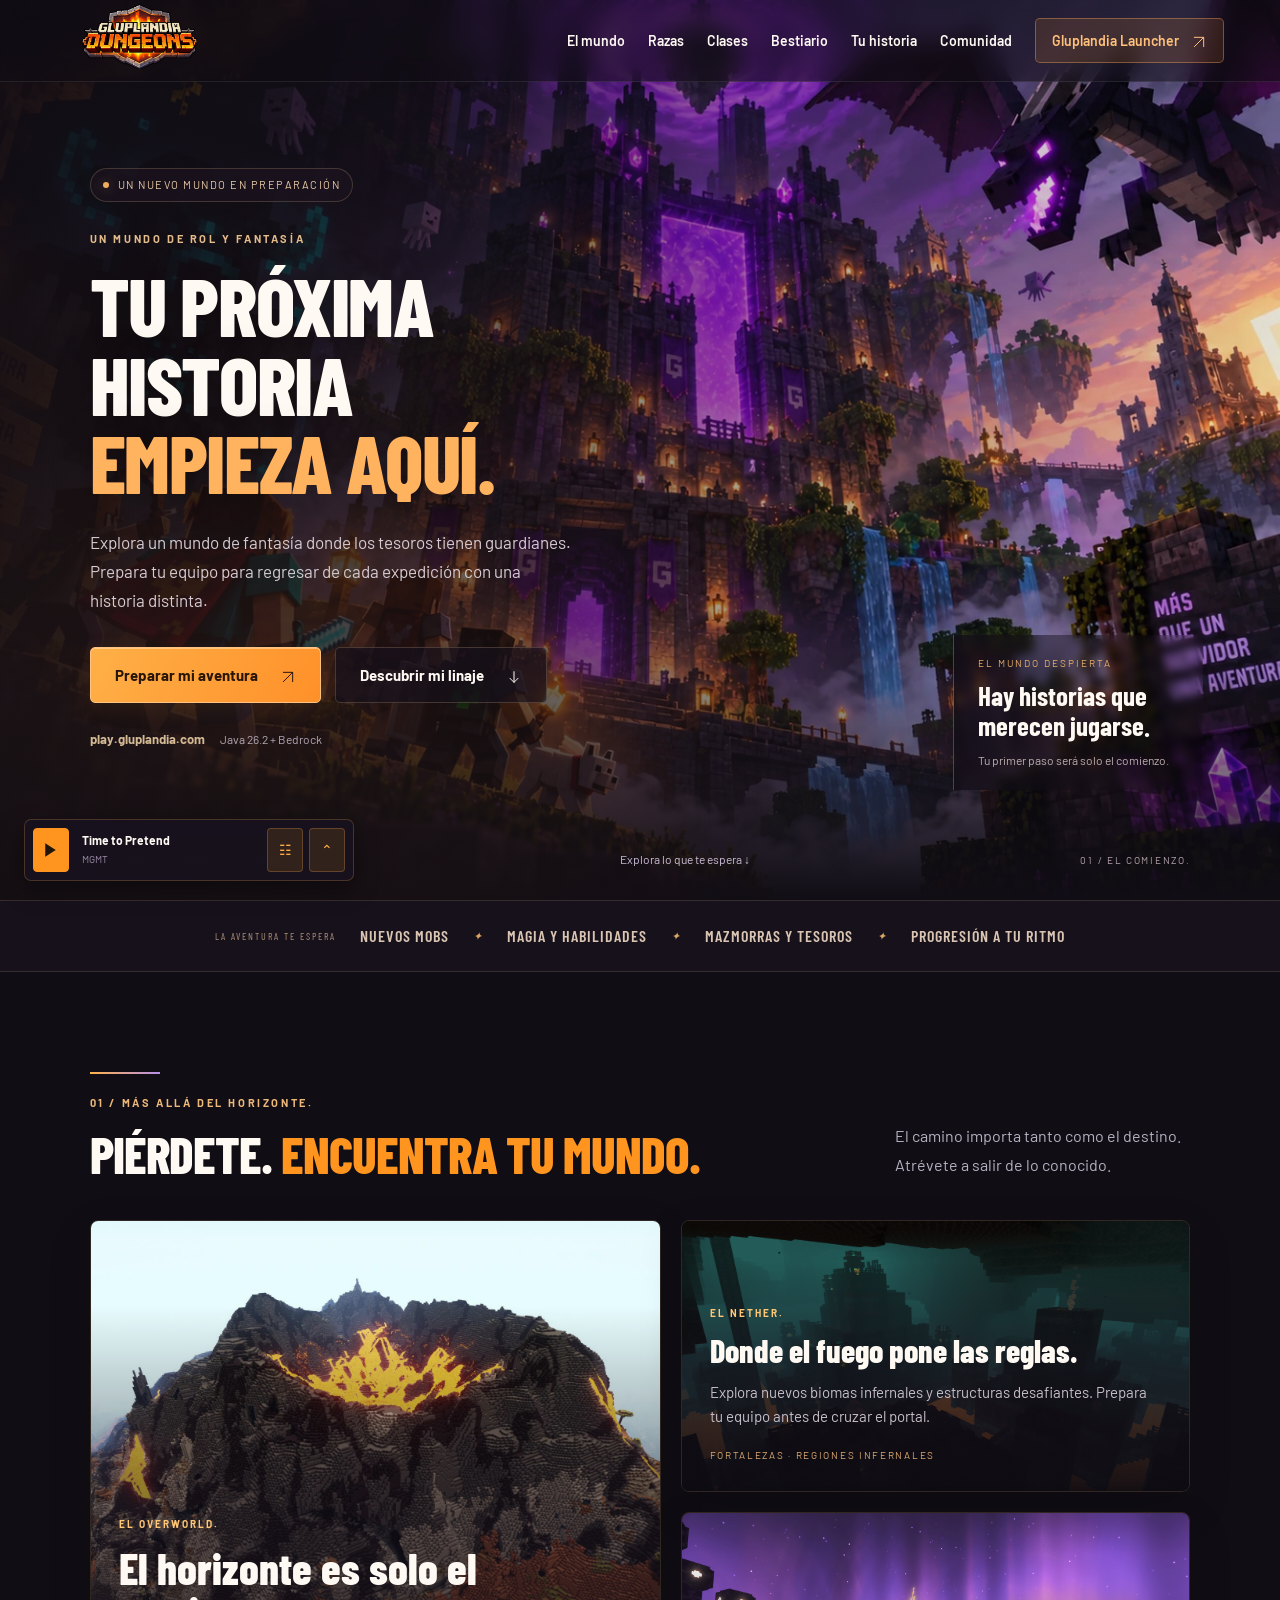
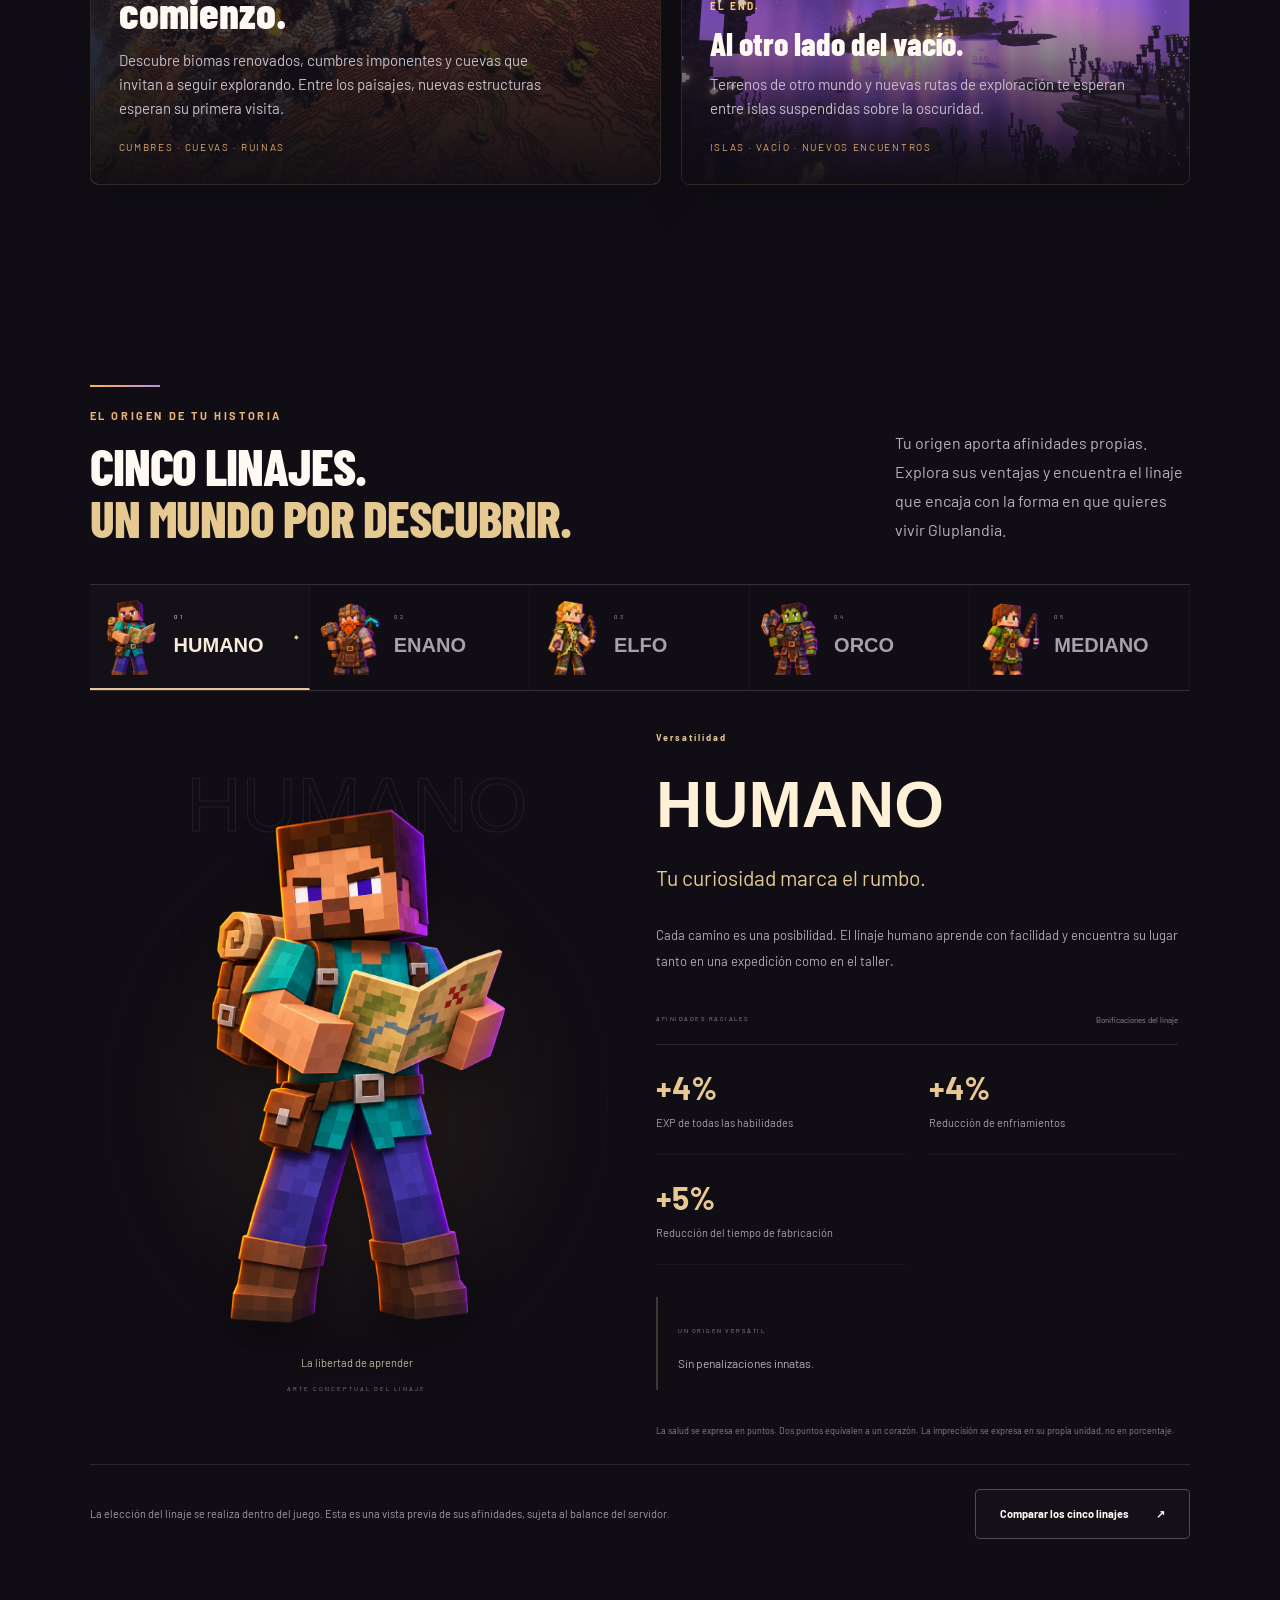
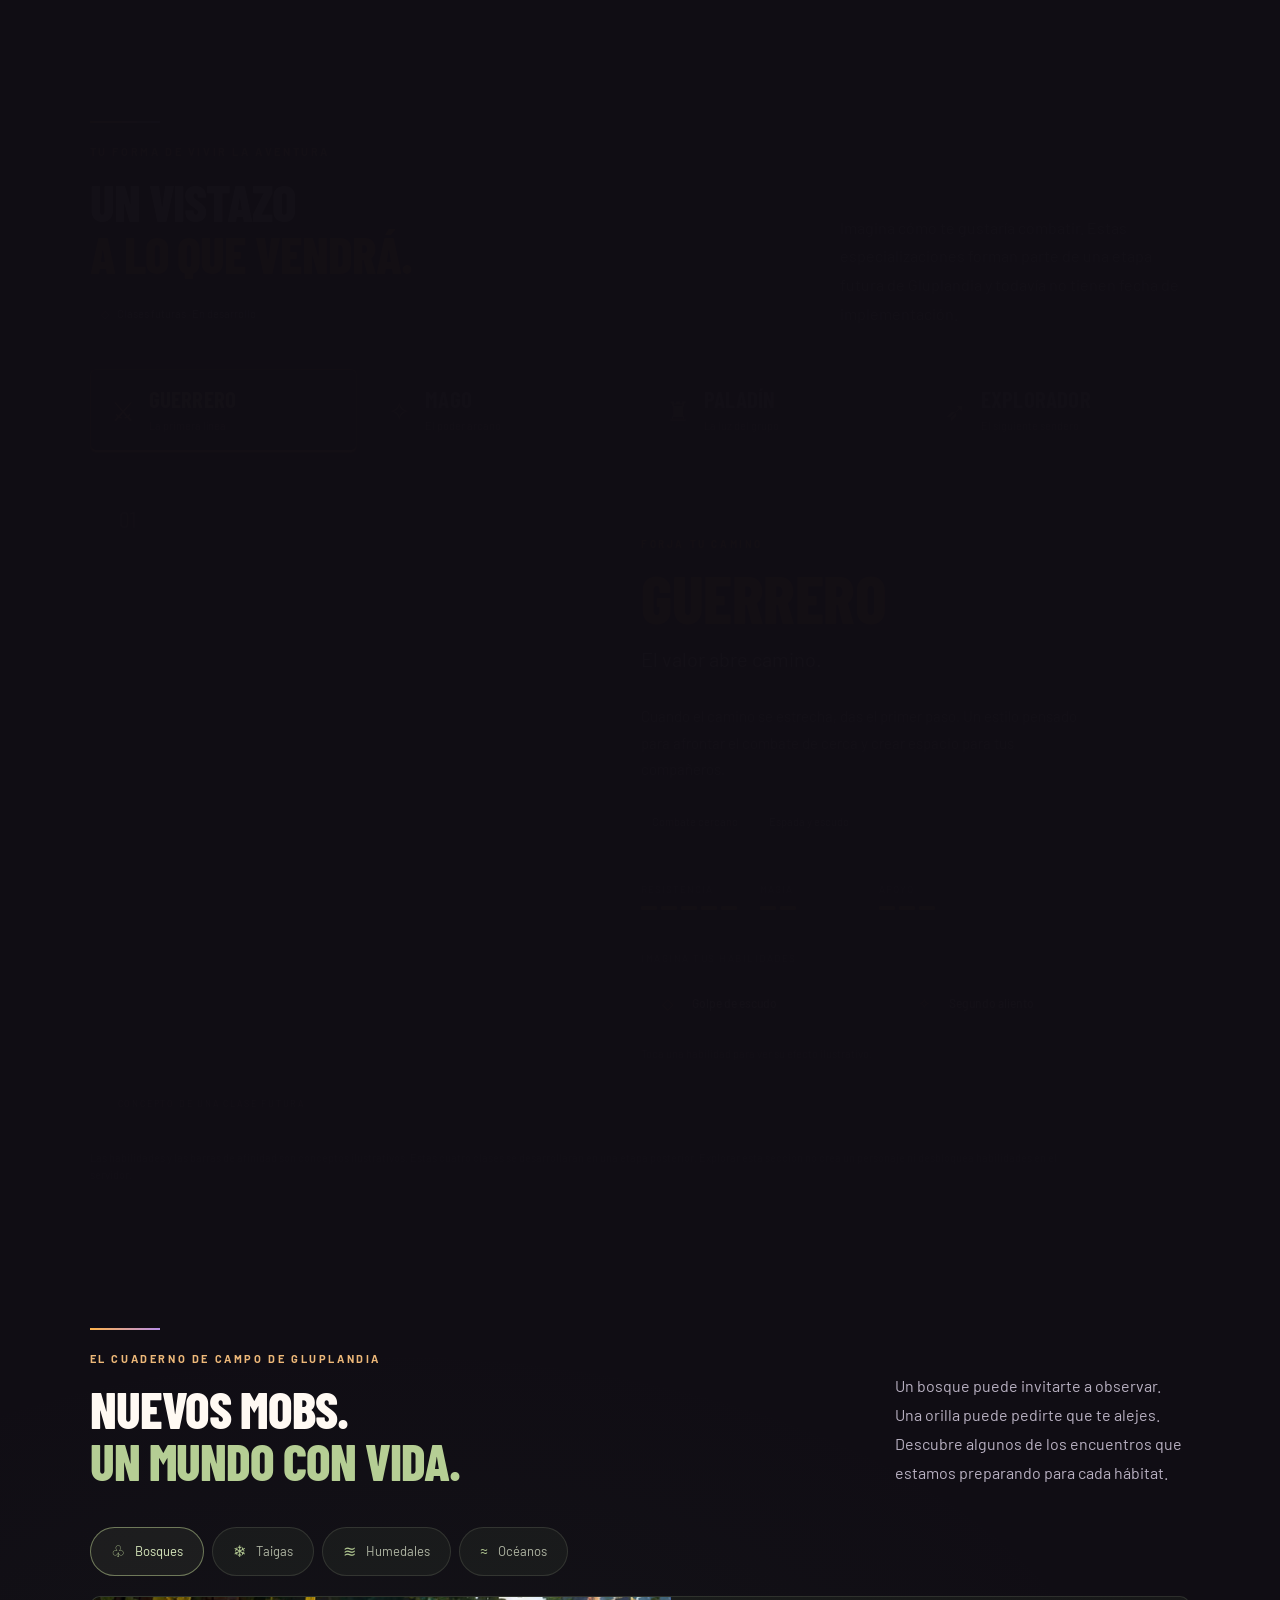
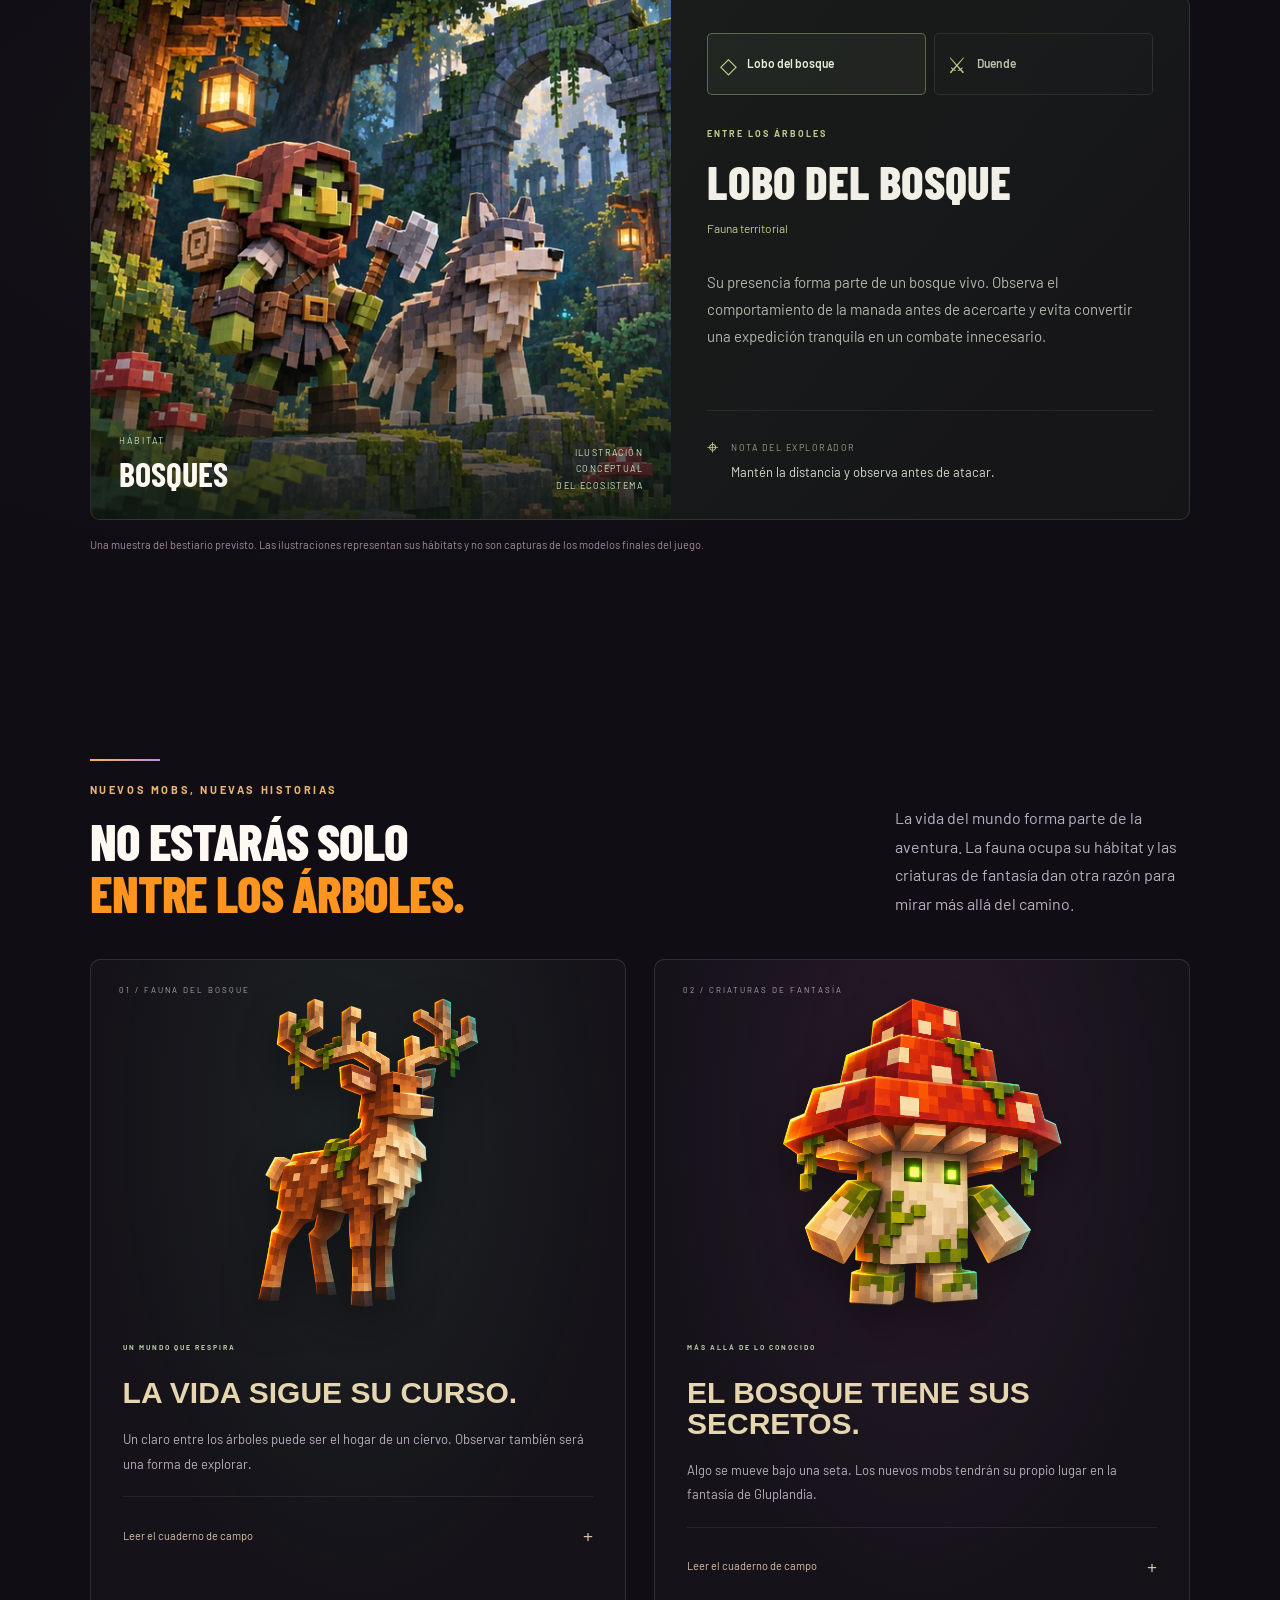
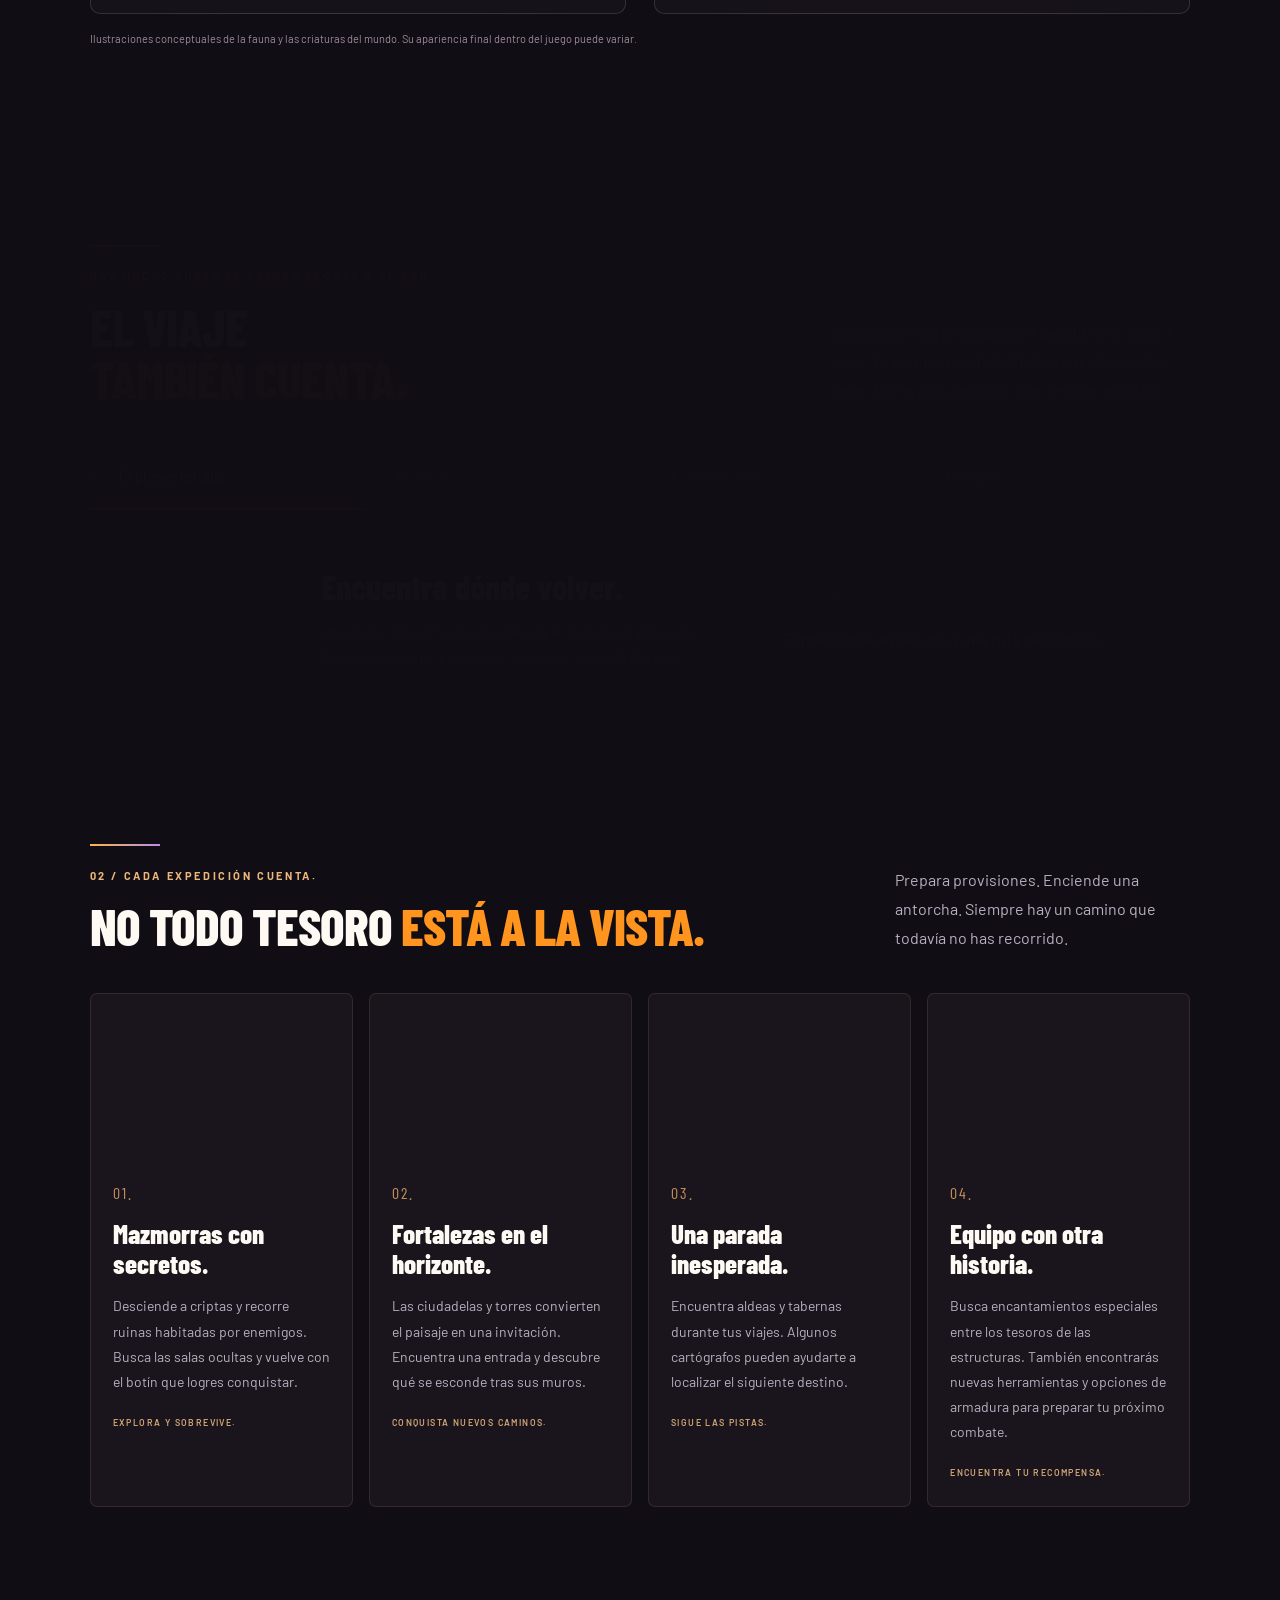
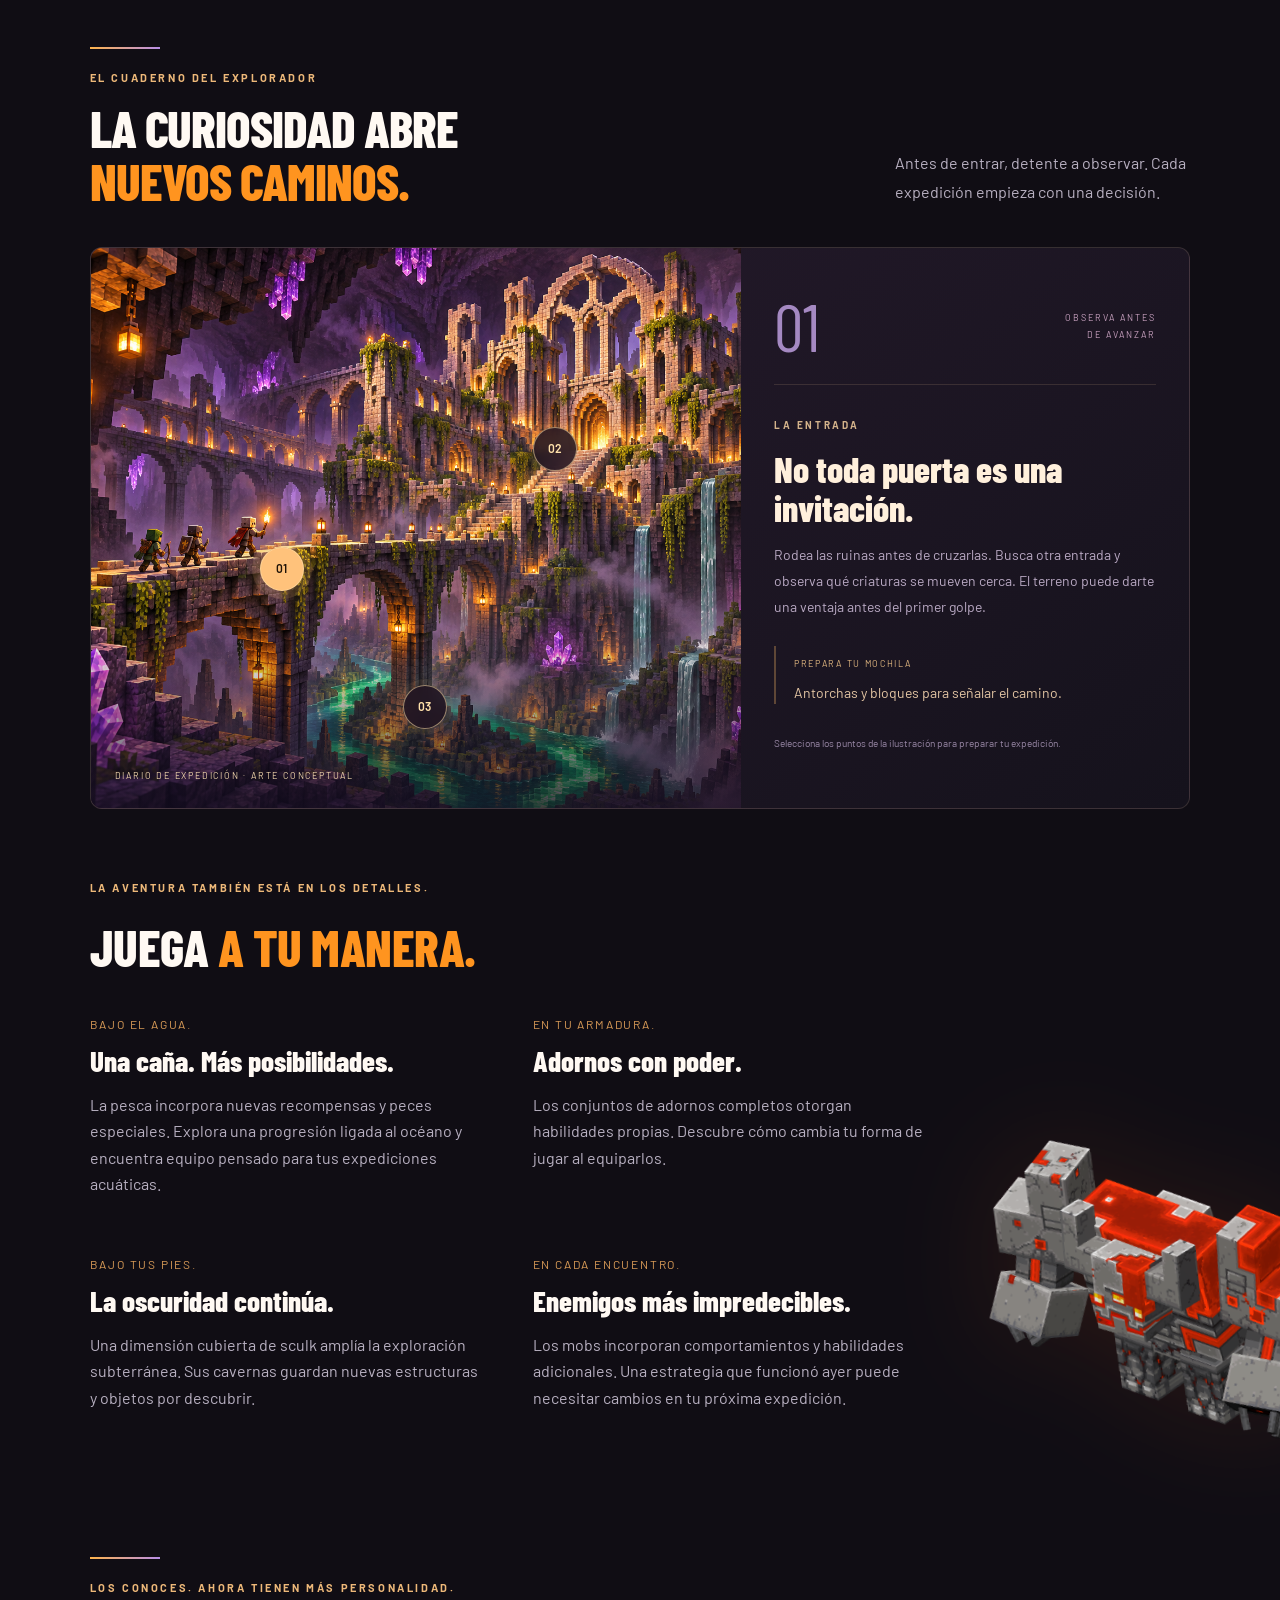
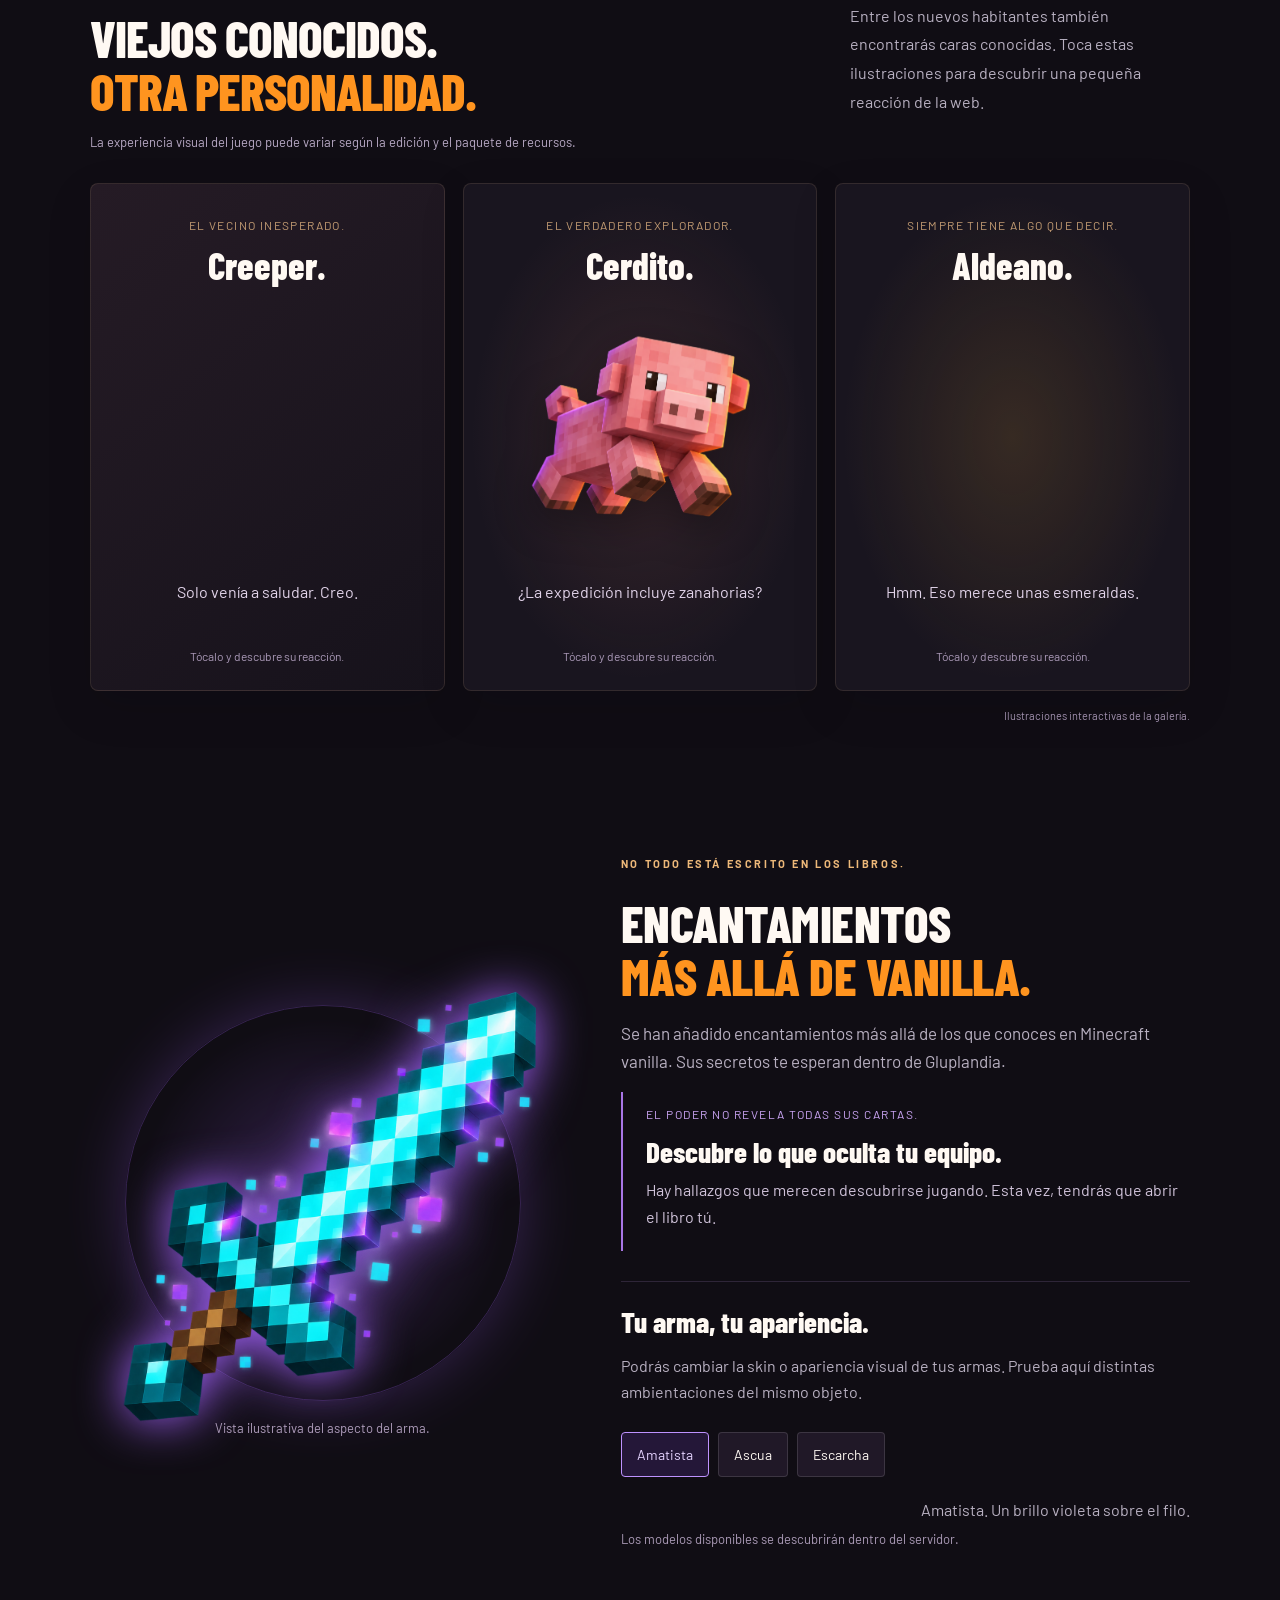
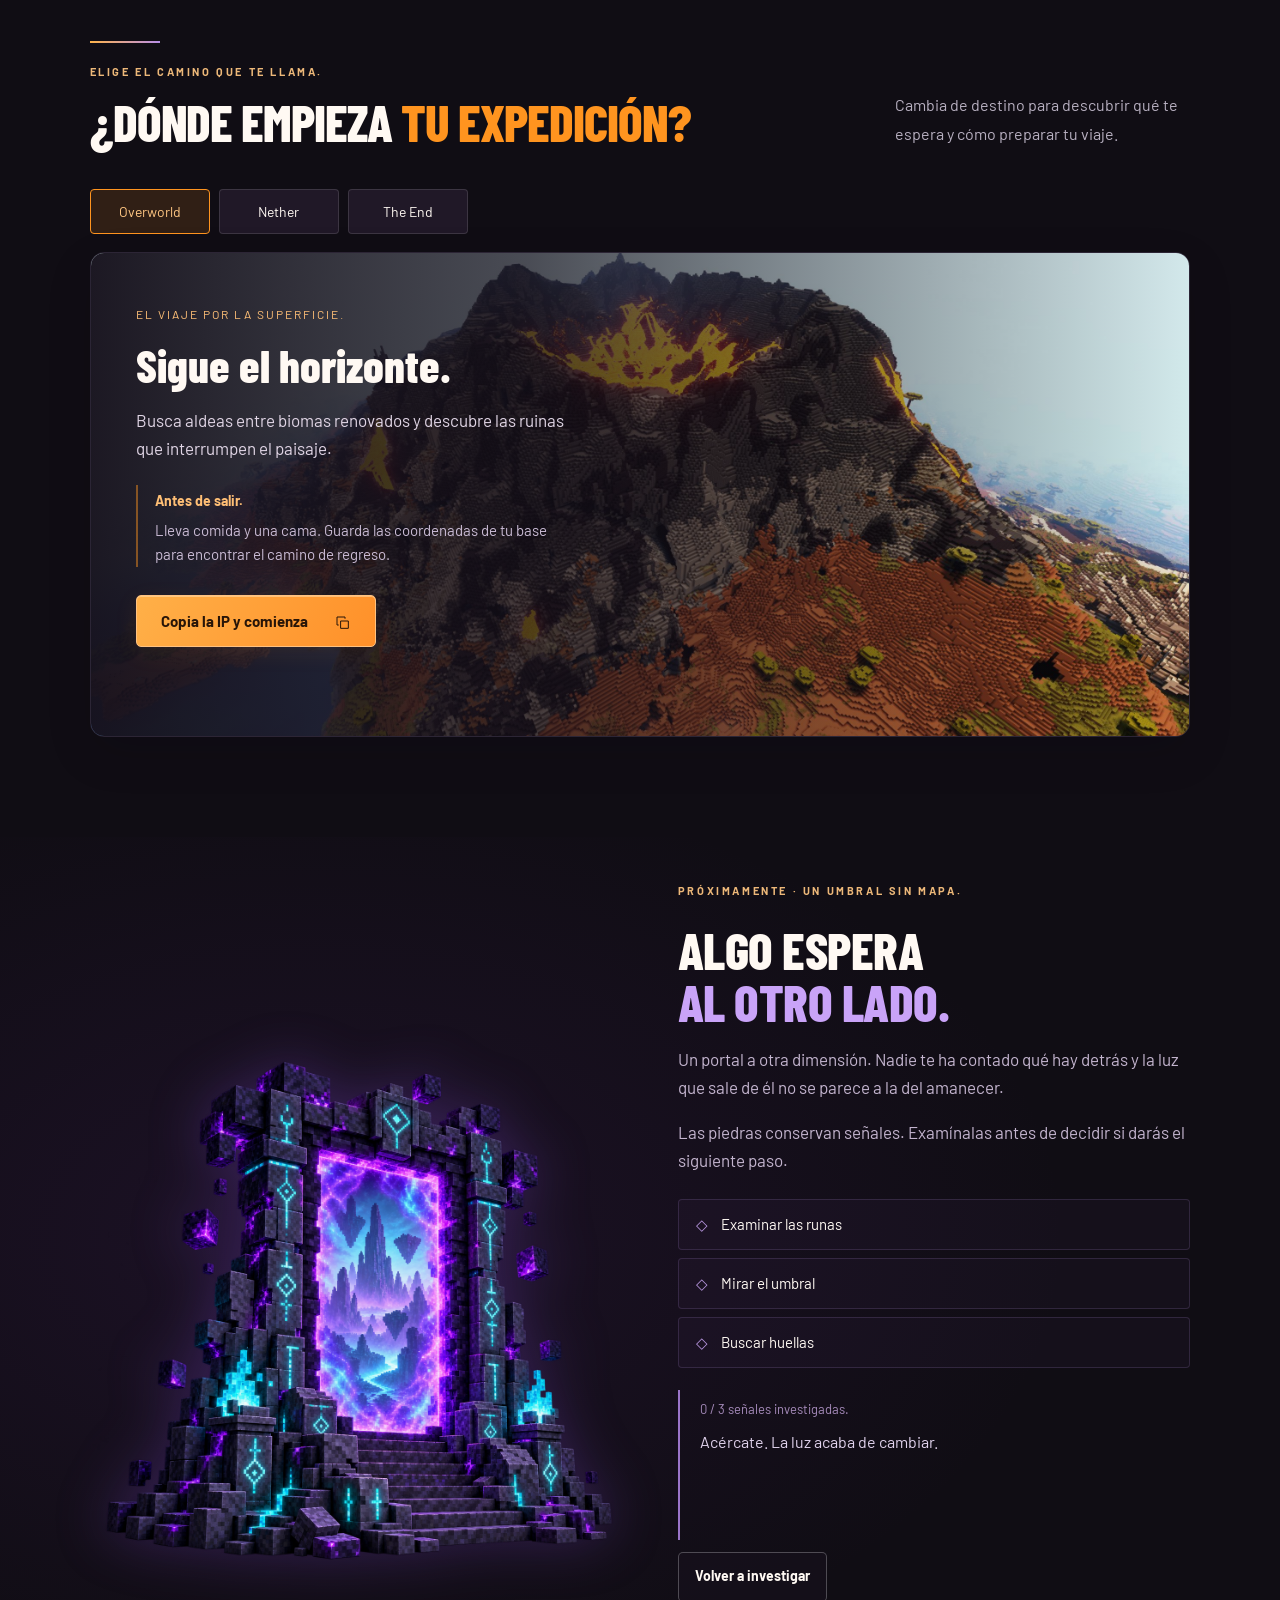
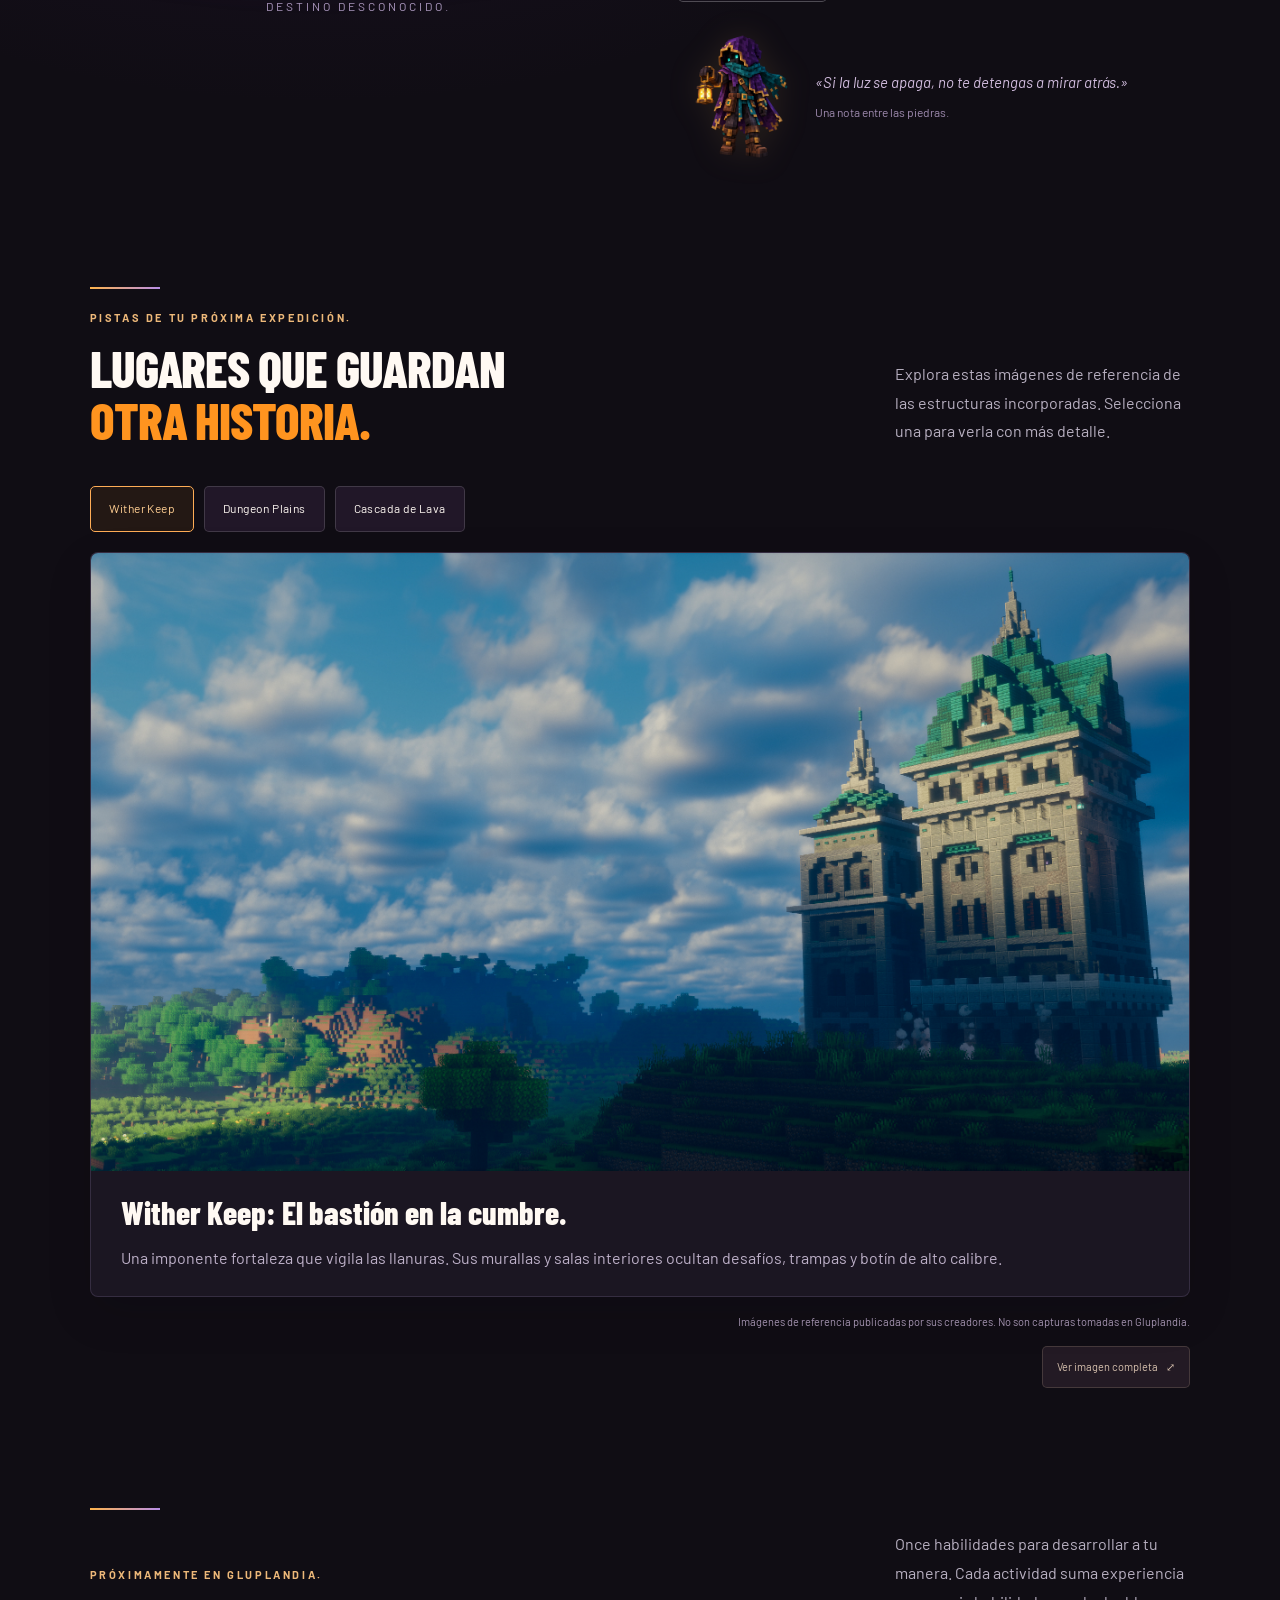
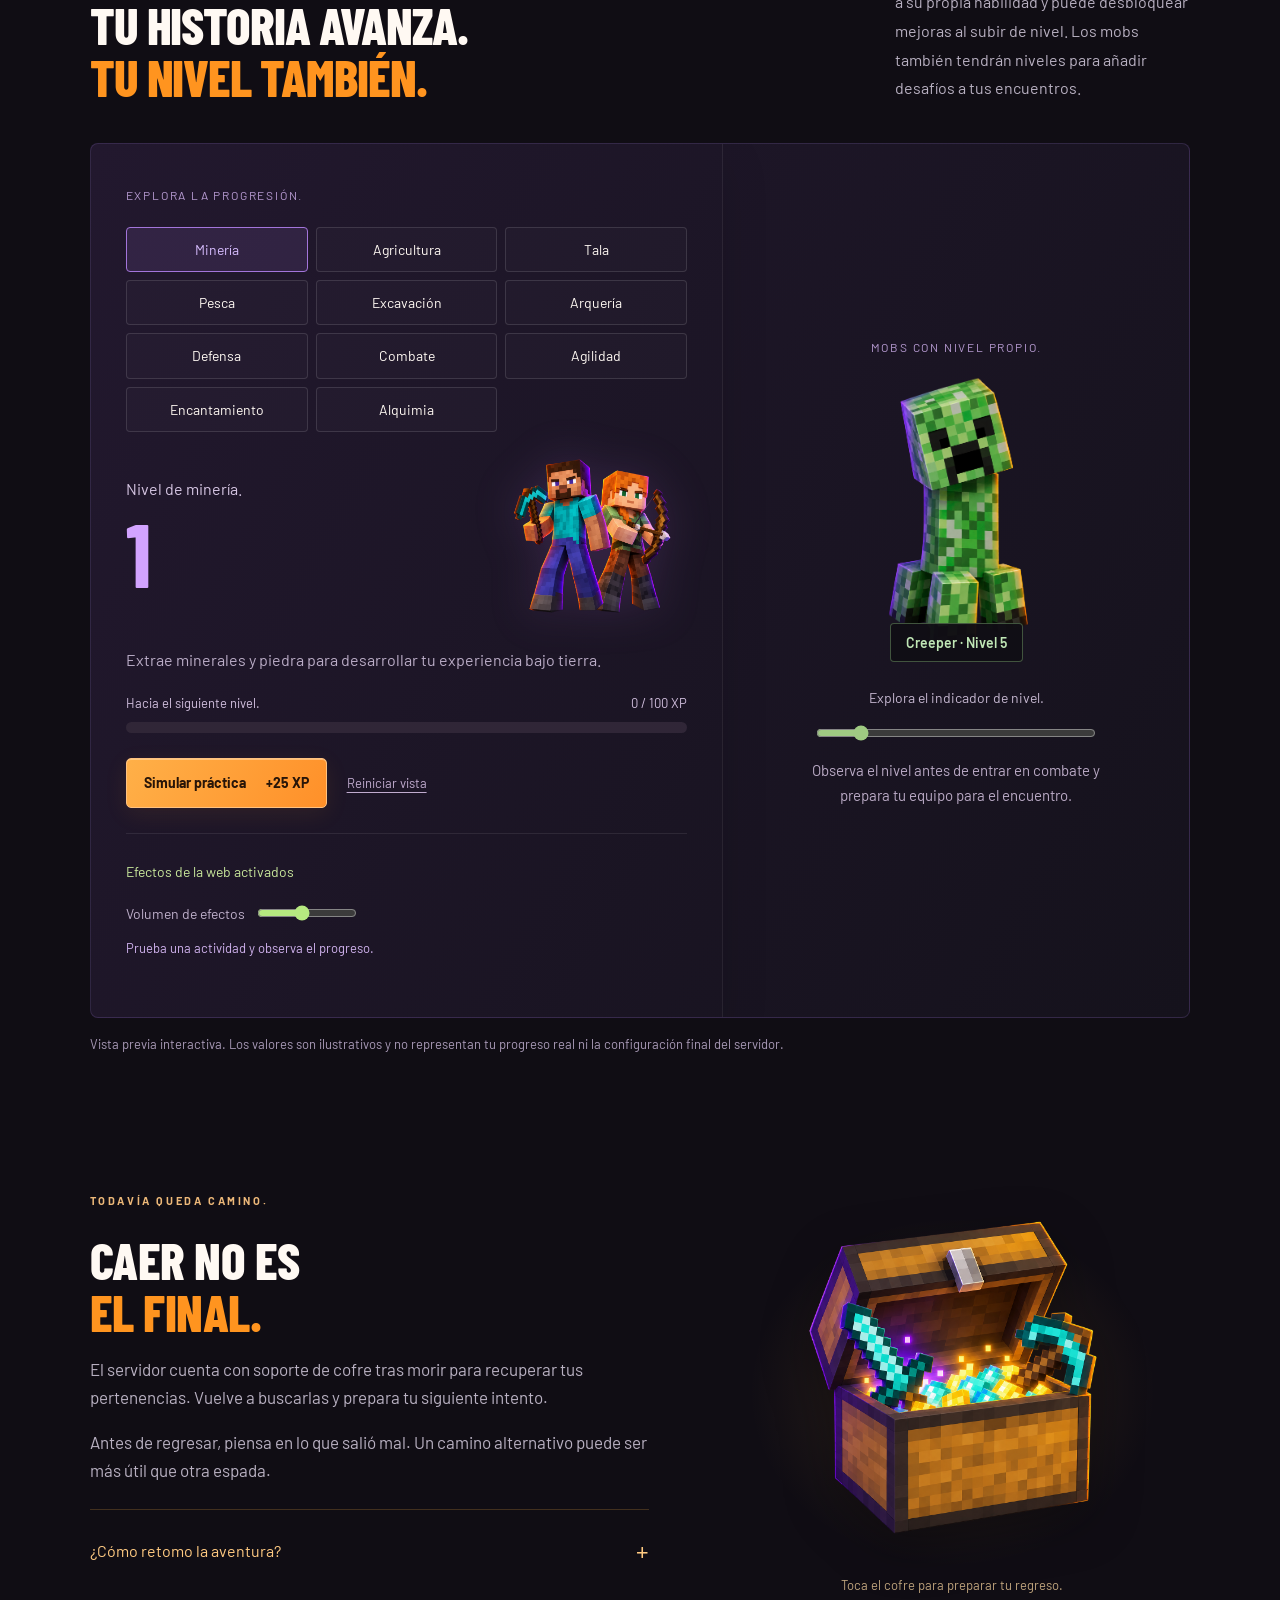
<file: index.html>
<!doctype html>
<html lang="es">
<head>
<meta charset="UTF-8">
<meta name="viewport" content="width=device-width,initial-scale=1,viewport-fit=cover">
<meta name="theme-color" content="#110e18">
<meta name="description" content="Gluplandia Dungeons. Un mundo de rol con nuevos mobs y mazmorras por descubrir. Explora las clases previstas y prepara tu aventura con Gluplandia Launcher.">
<title>Gluplandia Dungeons · Un mundo para tu historia</title>
<link rel="stylesheet" href="style.css?v=final-r6">
<link rel="canonical" href="https://gluplandia.com/">
<link rel="icon" href="favicon.ico?v=final-r6" sizes="16x16 32x32 48x48">
<link rel="icon" type="image/png" sizes="32x32" href="assets/favicon-32.png?v=final-r6">
<link rel="icon" type="image/png" sizes="192x192" href="assets/icon-192.png?v=final-r6">
<link rel="apple-touch-icon" sizes="180x180" href="assets/apple-touch-icon.png?v=final-r6">
<meta property="og:type" content="website">
<meta property="og:locale" content="es_ES">
<meta property="og:site_name" content="Gluplandia Dungeons">
<meta property="og:title" content="Gluplandia Dungeons · Tu próxima aventura">
<meta property="og:description" content="Más allá del siguiente bloque te espera lo desconocido. Explora Gluplandia desde Java o Bedrock en play.gluplandia.com.">
<meta property="og:url" content="https://gluplandia.com/">
<meta property="og:image" content="https://gluplandia.com/assets/gluplandia-share-v2.jpg">
<meta property="og:image:secure_url" content="https://gluplandia.com/assets/gluplandia-share-v2.jpg">
<meta property="og:image:type" content="image/jpeg">
<meta property="og:image:width" content="1200">
<meta property="og:image:height" content="675">
<meta property="og:image:alt" content="Logo de Gluplandia Dungeons frente a un castillo, con el Warden y la dragona del End.">
<meta name="twitter:card" content="summary_large_image">
<meta name="twitter:title" content="Gluplandia Dungeons · Tu próxima aventura">
<meta name="twitter:description" content="Más allá del siguiente bloque te espera lo desconocido. Juega desde Java o Bedrock en play.gluplandia.com.">
<meta name="twitter:image" content="https://gluplandia.com/assets/gluplandia-share-v2.jpg">
<meta name="twitter:image:alt" content="Gluplandia Dungeons. Java y Bedrock en play.gluplandia.com.">
<link rel="stylesheet" href="motion.css?v=final-r6">
<link rel="stylesheet" href="visual-polish.css?v=final-r6">
<link rel="stylesheet" href="scene-details.css?v=final-r6">
<link rel="stylesheet" href="dungeon-refresh.css?v=final-r6">
<link rel="stylesheet" href="expansion.css?v=final-r6">
<link rel="stylesheet" href="renewal.css?v=final-r6">
<link rel="preload" as="image" href="assets/hero-landscape.png">
<link rel="stylesheet" href="mmo-upgrade.css?v=final-r6">
</head>
<body>
<a class="skip-link" href="#contenido">Ir al contenido</a><div id="reading-progress" aria-hidden="true"></div>
<header><a href="#inicio" class="brand"><img src="assets/logo-mark.png?v=final-r6" alt="Gluplandia Dungeons" width="1672" height="941" decoding="async" data-local-image="true"></a><nav aria-label="Navegación principal" id="primary-nav"><a href="#mundo">El mundo</a><a href="#razas">Razas</a><a href="#clases">Clases</a><a href="#bestiario">Bestiario</a><a href="#tu-historia">Tu historia</a><a href="#reglas">Comunidad</a><a href="descargas.html" class="nav-join">Gluplandia Launcher <span aria-hidden="true"><svg class="gl-inline-icon" viewbox="0 0 24 24" aria-hidden="true"><path d="M5 19 19 5M5 5h14v14"></path></svg></span></a></nav><button id="menu" aria-label="Abrir menú" aria-expanded="false" aria-controls="primary-nav">☰</button></header>
<main id="contenido"><section class="hero" id="inicio"><div class="hero-bg"></div>
<div class="embers" aria-hidden="true"></div>
<div class="hero-content">
<div class="gl-launch-state">
<i aria-hidden="true"></i> UN NUEVO MUNDO EN PREPARACIÓN</div>
<p class="eyebrow">UN MUNDO DE ROL Y FANTASÍA</p>
<h1>Tu próxima<br>historia<br><em>empieza aquí.</em>
</h1>
<p class="intro">Explora un mundo de fantasía donde los tesoros tienen guardianes. Prepara tu equipo para regresar de cada expedición con una historia distinta.</p>
<div class="hero-actions">
<a class="button primary" href="descargas.html">Preparar mi aventura <span aria-hidden="true"><svg class="gl-inline-icon" viewbox="0 0 24 24" aria-hidden="true"><path d="M5 19 19 5M5 5h14v14"></path></svg></span></a><a class="button secondary" href="#razas">Descubrir mi linaje <span aria-hidden="true"><svg class="gl-inline-icon" viewbox="0 0 24 24" aria-hidden="true"><path d="M12 4v16m-6-6 6 6 6-6"></path></svg></span></a>
</div>
<p class="server-address"><strong>play.gluplandia.com</strong><span>Java 26.2 + Bedrock</span></p>
</div>
<img class="hero-badge" src="assets/logo-mark.png?v=final-r6" alt="Gluplandia Dungeons" width="1672" height="941" decoding="async" data-local-image="true"><div class="hero-bottom">
<span>CONSTRUYE TU PROPIA LEYENDA.</span><a href="#mundo">Explora lo que te espera ↓</a><span>01 / EL COMIENZO.</span>
</div>
<aside class="gl-hero-note" aria-label="Una aventura en preparación"><small>EL MUNDO DESPIERTA</small><strong>Hay historias que<br>merecen jugarse.</strong><p>Tu primer paso será solo el comienzo.</p></aside></section>
<div class="world-strip">
<span>LA AVENTURA TE ESPERA</span><strong>Nuevos mobs</strong><i aria-hidden="true">✦</i><strong>Magia y habilidades</strong><i aria-hidden="true">✦</i><strong>Mazmorras y tesoros</strong><i aria-hidden="true">✦</i><strong>Progresión a tu ritmo</strong>
</div>
<section id="mundo" class="section gl-reveal"><div class="section-heading">
<div>
<p class="eyebrow orange">01 / MÁS ALLÁ DEL HORIZONTE.</p>
<h2>Piérdete. <em>Encuentra tu mundo.</em>
</h2>
</div>
<p>El camino importa tanto como el destino. Atrévete a salir de lo conocido.</p>
</div>
<div class="world-grid">
<article class="world-card large"><img src="assets/overworld.jpg?v=final-r6" alt="Paisaje volcánico de Minecraft con montañas y ríos de lava" loading="lazy" width="2560" height="1440" decoding="async" data-local-image="true"><div>
<span class="pill">EL OVERWORLD.</span><h3>El horizonte es solo el comienzo.</h3>
<p>Descubre biomas renovados, cumbres imponentes y cuevas que invitan a seguir explorando. Entre los paisajes, nuevas estructuras esperan su primera visita.</p>
<span class="gl-world-meta">CUMBRES · CUEVAS · RUINAS</span>
</div></article><article class="world-card"><img src="assets/nether.png?v=final-r6" alt="Fortaleza del Nether sobre un paisaje de lava" loading="lazy" width="2560" height="1377" decoding="async" data-local-image="true"><div>
<span class="pill">EL NETHER.</span><h3>Donde el fuego pone las reglas.</h3>
<p>Explora nuevos biomas infernales y estructuras desafiantes. Prepara tu equipo antes de cruzar el portal.</p>
<span class="gl-world-meta">FORTALEZAS · REGIONES INFERNALES</span>
</div></article><article class="world-card"><img src="assets/end.png?v=final-r6" alt="Islas y estructuras del End" loading="lazy" width="1500" height="844" decoding="async" data-local-image="true"><div>
<span class="pill">EL END.</span><h3>Al otro lado del vacío.</h3>
<p>Terrenos de otro mundo y nuevas rutas de exploración te esperan entre islas suspendidas sobre la oscuridad.</p>
<span class="gl-world-meta">ISLAS · VACÍO · NUEVOS ENCUENTROS</span>
</div></article>
</div></section>
<section id="razas" class="section gl-races" aria-labelledby="races-title">
<div class="section-heading"><div><p class="eyebrow">EL ORIGEN DE TU HISTORIA</p><h2 id="races-title">Cinco linajes.<br><em>Un mundo por descubrir.</em></h2></div><p>Tu origen aporta afinidades propias. Explora sus ventajas y encuentra el linaje que encaja con la forma en que quieres vivir Gluplandia.</p></div>
<div class="race-tabs" role="tablist" aria-label="Linajes de Gluplandia"><button id="race-tab-human" type="button" role="tab" aria-selected="true" aria-controls="race-panel" tabindex="0" data-race="human"><img src="assets/race-human.png?v=final-r6" alt="" loading="lazy" width="80" height="96"><span><small>01</small><strong>Humano</strong></span><i aria-hidden="true">◆</i></button><button id="race-tab-dwarf" type="button" role="tab" aria-selected="false" aria-controls="race-panel" tabindex="-1" data-race="dwarf"><img src="assets/race-dwarf.png?v=final-r6" alt="" loading="lazy" width="80" height="96"><span><small>02</small><strong>Enano</strong></span><i aria-hidden="true">◆</i></button><button id="race-tab-elf" type="button" role="tab" aria-selected="false" aria-controls="race-panel" tabindex="-1" data-race="elf"><img src="assets/race-elf.png?v=final-r6" alt="" loading="lazy" width="80" height="96"><span><small>03</small><strong>Elfo</strong></span><i aria-hidden="true">◆</i></button><button id="race-tab-orc" type="button" role="tab" aria-selected="false" aria-controls="race-panel" tabindex="-1" data-race="orc"><img src="assets/race-orc.png?v=final-r6" alt="" loading="lazy" width="80" height="96"><span><small>04</small><strong>Orco</strong></span><i aria-hidden="true">◆</i></button><button id="race-tab-halfling" type="button" role="tab" aria-selected="false" aria-controls="race-panel" tabindex="-1" data-race="halfling"><img src="assets/race-halfling.png?v=final-r6" alt="" loading="lazy" width="80" height="96"><span><small>05</small><strong>Mediano</strong></span><i aria-hidden="true">◆</i></button></div>
<div id="race-stage" class="race-stage"><figure class="race-art"><span id="race-backdrop" aria-hidden="true">Humano</span><img id="race-portrait" src="assets/race-human.png?v=final-r6" alt="Linaje humano representado como personaje de Minecraft" width="1024" height="1536" loading="lazy"><figcaption><span id="race-caption">La libertad de aprender</span><small>ARTE CONCEPTUAL DEL LINAJE</small></figcaption></figure>
<div id="race-panel" class="race-panel" role="tabpanel" aria-labelledby="race-tab-human" tabindex="0"><p id="race-role">Versatilidad</p><h3 id="race-name">Humano</h3><p id="race-title" class="race-title">Tu curiosidad marca el rumbo.</p><p id="race-description"></p><div class="race-stat-heading"><span>AFINIDADES RACIALES</span><small>Bonificaciones del linaje</small></div><dl id="race-stats"></dl><div id="race-penalties" class="race-penalties"></div><p class="race-unit-note">La salud se expresa en puntos. Dos puntos equivalen a un corazón. La imprecisión se expresa en su propia unidad, no en porcentaje.</p></div></div>
<div class="race-foot"><p>La elección del linaje se realiza dentro del juego. Esta es una vista previa de sus afinidades, sujeta al balance del servidor.</p><button id="open-race-comparison" type="button" class="button secondary">Comparar los cinco linajes <span aria-hidden="true">↗</span></button></div><span id="race-status" class="sr-only" role="status"></span>
<dialog id="race-comparison" class="race-comparison" aria-labelledby="race-comparison-title"><div class="race-dialog-head"><div><p class="eyebrow">ENCUENTRA TU AFINIDAD</p><h3 id="race-comparison-title">Cada origen tiene su camino.</h3></div><button id="close-race-comparison" type="button" aria-label="Cerrar comparación">×</button></div><p>Compara las bonificaciones y el compromiso de cada linaje. Desliza la tabla si necesitas ver todas sus columnas.</p><div class="race-table-scroll" tabindex="0" role="region" aria-label="Comparación de linajes"><table><thead><tr><th>Linaje</th><th>Afinidades</th><th>Compromiso</th></tr></thead><tbody id="race-comparison-body"></tbody></table></div><p class="race-unit-note">Dos puntos de salud equivalen a un corazón. La elección se confirma dentro del servidor.</p></dialog></section>
<section class="section gl-classes gl-reveal" id="clases">
  <div class="section-heading">
<div>
<p class="eyebrow orange">TU FORMA DE VIVIR LA AVENTURA</p>
<h2>Un vistazo<br><em>a lo que vendrá.</em>
</h2>
<span class="gl-development">Clases futuras · En desarrollo</span>
</div>
<p>Imagina cómo te gustaría combatir. Estas especializaciones forman parte de una etapa futura de Gluplandia y todavía no tienen fecha de implementación.</p>
</div>
  <div class="gl-class-tabs" role="tablist" aria-label="Explora los conceptos de clase">
    <button type="button" id="class-tab-warrior" class="gl-class-tab" role="tab" aria-selected="true" aria-controls="class-panel" data-class-choice="warrior"><span aria-hidden="true">⚔</span><span><strong>Guerrero</strong><small>La primera línea</small></span></button>
    <button type="button" id="class-tab-mage" class="gl-class-tab" role="tab" aria-selected="false" aria-controls="class-panel" tabindex="-1" data-class-choice="mage"><span aria-hidden="true">✧</span><span><strong>Mago</strong><small>El poder arcano</small></span></button>
    <button type="button" id="class-tab-paladin" class="gl-class-tab" role="tab" aria-selected="false" aria-controls="class-panel" tabindex="-1" data-class-choice="paladin"><span aria-hidden="true">♜</span><span><strong>Paladín</strong><small>La luz del grupo</small></span></button>
    <button type="button" id="class-tab-ranger" class="gl-class-tab" role="tab" aria-selected="false" aria-controls="class-panel" tabindex="-1" data-class-choice="ranger"><span aria-hidden="true">➶</span><span><strong>Explorador</strong><small>El siguiente sendero</small></span></button>
  </div>
  <div id="class-explorer" class="gl-class-explorer" data-class="warrior">
    <div id="class-art" class="gl-class-art">
<img id="class-portrait" class="gl-class-portrait" src="assets/class-warrior-hd.png?v=final-r6" alt="Guerrero con armadura y escudo entre las ruinas" width="1024" height="1536" loading="lazy" decoding="async" data-local-image="true"><span id="class-number" class="gl-class-number" aria-hidden="true">01</span><span class="gl-cast-aura" aria-hidden="true"></span><span class="gl-art-caption">CONCEPTO DE UNA CLASE FUTURA</span>
</div>
    <div class="gl-class-info" id="class-panel" role="tabpanel" aria-labelledby="class-tab-warrior" tabindex="0">
      <p class="eyebrow" id="class-accent">FORJA TU CAMINO</p>
<h3 id="class-name">Guerrero</h3>
<p class="gl-class-subtitle" id="class-title">El valor abre camino.</p>
<p class="gl-class-description" id="class-description">Cuando el camino se estrecha, das el primer paso. Un estilo pensado para afrontar el combate de cerca y crear espacio para tus compañeros.</p>
      <div class="gl-role-row">
<span id="class-role">Combate cercano</span><span id="class-weapon">Espada y escudo</span>
</div>
      <div class="gl-affinities" aria-label="Afinidades ilustrativas de la clase">
        <div class="gl-affinity">
<span>Resistencia</span><div data-affinity role="img" aria-label="Resistencia, afinidad ilustrativa 5 de 5">
<i class="filled"></i><i class="filled"></i><i class="filled"></i><i class="filled"></i><i class="filled"></i>
</div>
</div>
        <div class="gl-affinity">
<span>Magia</span><div data-affinity role="img" aria-label="Magia, afinidad ilustrativa 2 de 5">
<i class="filled"></i><i class="filled"></i><i></i><i></i><i></i>
</div>
</div>
        <div class="gl-affinity">
<span>Apoyo</span><div data-affinity role="img" aria-label="Apoyo, afinidad ilustrativa 3 de 5">
<i class="filled"></i><i class="filled"></i><i class="filled"></i><i></i><i></i>
</div>
</div>
      </div>
      <p class="gl-ability-label">IMAGINA TUS HABILIDADES</p>
<div class="gl-abilities">
<button type="button" data-class-ability="0"><span aria-hidden="true">◇</span><strong>Golpe de escudo</strong></button><button type="button" data-class-ability="1"><span aria-hidden="true">✧</span><strong>Segundo aliento</strong></button>
</div>
<p id="class-skill-note" class="gl-skill-note" role="status">Toca una habilidad para ver su efecto ilustrativo.</p>
    </div>
  </div>
  <p class="gl-small-note">Las habilidades y las barras de afinidad son conceptos ilustrativos. Estas cuatro clases se desarrollarán en una etapa posterior. Explorar esta sección no crea un personaje ni desbloquea habilidades en el servidor.</p>
</section><section class="section gl-bestiary gl-reveal" id="bestiario">
  <div class="section-heading">
<div>
<p class="eyebrow orange">EL CUADERNO DE CAMPO DE GLUPLANDIA</p>
<h2>Nuevos mobs.<br><em>Un mundo con vida.</em>
</h2>
</div>
<p>Un bosque puede invitarte a observar. Una orilla puede pedirte que te alejes. Descubre algunos de los encuentros que estamos preparando para cada hábitat.</p>
</div>
  <div class="gl-habitat-tabs" role="tablist" aria-label="Explora los hábitats del bestiario">
    <button type="button" id="habitat-tab-forest" role="tab" aria-selected="true" aria-controls="habitat-panel" data-habitat="forest"><span aria-hidden="true">♧</span>Bosques</button>
    <button type="button" id="habitat-tab-taiga" role="tab" aria-selected="false" aria-controls="habitat-panel" tabindex="-1" data-habitat="taiga"><span aria-hidden="true">❄</span>Taigas</button>
    <button type="button" id="habitat-tab-swamp" role="tab" aria-selected="false" aria-controls="habitat-panel" tabindex="-1" data-habitat="swamp"><span aria-hidden="true">≋</span>Humedales</button>
    <button type="button" id="habitat-tab-ocean" role="tab" aria-selected="false" aria-controls="habitat-panel" tabindex="-1" data-habitat="ocean"><span aria-hidden="true">≈</span>Océanos</button>
  </div>
  <div class="gl-bestiary-explorer" id="bestiary-explorer">
    <div class="gl-habitat-art">
<div class="gl-habitat-scene" id="habitat-scene"><img id="habitat-portrait" src="assets/habitat-forest.png?v=final-r6" alt="Un lobo y un duende entre las ruinas del bosque" width="627" height="627" loading="lazy" decoding="async" data-local-image="true"></div>
<div class="gl-habitat-stamp">
<div>
<span>HÁBITAT</span><strong id="habitat-title">Bosques</strong>
</div>
<small>Ilustración conceptual<br>del ecosistema</small>
</div>
</div>
    <div class="gl-creature-dossier" id="habitat-panel" role="tabpanel" aria-labelledby="habitat-tab-forest" tabindex="0">
      <div class="gl-species-options" role="group" aria-label="Elige un habitante de este hábitat">
<button type="button" data-creature="0" aria-pressed="true"><span aria-hidden="true">◇</span><strong>Lobo del bosque</strong></button><button type="button" data-creature="1" aria-pressed="false"><span aria-hidden="true">⚔</span><strong>Duende</strong></button>
</div>
      <p class="eyebrow" id="creature-label">ENTRE LOS ÁRBOLES</p>
<h3 id="creature-name">Lobo del bosque</h3>
<p class="gl-creature-role" id="creature-role">Fauna territorial</p>
<p class="gl-creature-description" id="creature-description">Su presencia forma parte de un bosque vivo. Observa el comportamiento de la manada antes de acercarte y evita convertir una expedición tranquila en un combate innecesario.</p>
      <div class="gl-field-tip">
<span aria-hidden="true">⌖</span><div>
<small>NOTA DEL EXPLORADOR</small><p id="creature-tip">Mantén la distancia y observa antes de atacar.</p>
</div>
</div>
    </div>
  </div>
  <p class="gl-small-note">Una muestra del bestiario previsto. Las ilustraciones representan sus hábitats y no son capturas de los modelos finales del juego.</p>
</section><section id="encuentros" class="section gl-encounters" aria-labelledby="encounters-title"><div class="section-heading"><div><p class="eyebrow">NUEVOS MOBS, NUEVAS HISTORIAS</p><h2 id="encounters-title">No estarás solo<br><em>entre los árboles.</em></h2></div><p>La vida del mundo forma parte de la aventura. La fauna ocupa su hábitat y las criaturas de fantasía dan otra razón para mirar más allá del camino.</p></div><div class="encounter-grid">
<article class="encounter-card"><small>01 / FAUNA DEL BOSQUE</small><img src="assets/mob-forest-stag.png" alt="Ciervo con anatomía cúbica de Minecraft" width="1254" height="1254" loading="lazy"><div><p class="eyebrow">UN MUNDO QUE RESPIRA</p><h3>La vida sigue su curso.</h3><p>Un claro entre los árboles puede ser el hogar de un ciervo. Observar también será una forma de explorar.</p><button type="button" data-field-note="field-note-stag" aria-expanded="false" aria-controls="field-note-stag">Leer el cuaderno de campo <span aria-hidden="true">+</span></button><p id="field-note-stag" hidden>Las criaturas tendrán hábitats propios. El paisaje y la fauna te ayudarán a reconocer el territorio que estás recorriendo.</p></div></article>
<article class="encounter-card"><small>02 / CRIATURAS DE FANTASÍA</small><img src="assets/mob-mushroom-guardian.png" alt="Criatura hongo construida con bloques de Minecraft" width="1254" height="1254" loading="lazy"><div><p class="eyebrow">MÁS ALLÁ DE LO CONOCIDO</p><h3>El bosque tiene sus secretos.</h3><p>Algo se mueve bajo una seta. Los nuevos mobs tendrán su propio lugar en la fantasía de Gluplandia.</p><button type="button" data-field-note="field-note-mushroom" aria-expanded="false" aria-controls="field-note-mushroom">Leer el cuaderno de campo <span aria-hidden="true">+</span></button><p id="field-note-mushroom" hidden>Observa antes de acercarte. Algunas criaturas invitan a explorar y otras convierten el camino en un desafío para tu grupo.</p></div></article></div><p class="gl-small-note">Ilustraciones conceptuales de la fauna y las criaturas del mundo. Su apariencia final dentro del juego puede variar.</p></section>
<section class="section gl-journey gl-reveal" id="tu-historia">
  <div class="section-heading">
<div>
<p class="eyebrow orange">HAY MUCHO ENTRE EL PRIMER BLOQUE Y EL END</p>
<h2>El viaje<br><em>también cuenta.</em>
</h2>
</div>
<p>Gluplandia está pensado para descubrirse poco a poco. Tu equipo y las habilidades que desarrolles darán forma a los desafíos que decidas afrontar.</p>
</div>
  <div class="gl-chapter-tabs" role="tablist" aria-label="Explora las etapas de la aventura">
<button type="button" id="chapter-tab-0" role="tab" aria-selected="true" aria-controls="chapter-panel" data-chapter="0"><span>01</span><strong>Tu primer refugio</strong></button><button type="button" id="chapter-tab-1" role="tab" aria-selected="false" aria-controls="chapter-panel" tabindex="-1" data-chapter="1"><span>02</span><strong>Tu oficio</strong></button><button type="button" id="chapter-tab-2" role="tab" aria-selected="false" aria-controls="chapter-panel" tabindex="-1" data-chapter="2"><span>03</span><strong>Tu expedición</strong></button><button type="button" id="chapter-tab-3" role="tab" aria-selected="false" aria-controls="chapter-panel" tabindex="-1" data-chapter="3"><span>04</span><strong>Tu legado</strong></button>
</div>
  <div class="gl-chapter-panel" id="chapter-panel" role="tabpanel" aria-labelledby="chapter-tab-0" tabindex="0">
<span class="gl-chapter-number" id="chapter-number" aria-hidden="true">01</span><div>
<h3 id="chapter-title">Encuentra dónde volver.</h3>
<p id="chapter-description">Un refugio convierte una coordenada en tu lugar en el mundo. Conoce tu entorno y prepara lo necesario antes de alejarte.</p>
</div>
<div class="gl-chapter-tip">
<span>EL SIGUIENTE PASO</span><p id="chapter-tip">Empieza por un refugio y una ruta de regreso.</p>
</div>
</div>
</section><section id="aventuras" class="section adventures gl-reveal"><div class="section-heading">
<div>
<p class="eyebrow orange">02 / CADA EXPEDICIÓN CUENTA.</p>
<h2>No todo tesoro <em>está a la vista.</em>
</h2>
</div>
<p>Prepara provisiones. Enciende una antorcha. Siempre hay un camino que todavía no has recorrido.</p>
</div>
<div class="adventure-grid">
<article><img class="gl-adventure-img" src="assets/sample-dungeon-plains.jpg?v=final-r6" alt="Ruinas de una mazmorra en las llanuras" loading="lazy" decoding="async" width="640" height="360" data-local-image="true"><span class="number">01.</span><h3>Mazmorras con secretos.</h3>
<p>Desciende a criptas y recorre ruinas habitadas por enemigos. Busca las salas ocultas y vuelve con el botín que logres conquistar.</p>
<span class="tag">EXPLORA Y SOBREVIVE.</span></article><article><img class="gl-adventure-img" src="assets/sample-wither-keep.jpg?v=final-r6" alt="Fortaleza elevada sobre un paisaje de Minecraft" loading="lazy" decoding="async" width="640" height="360" data-local-image="true"><span class="number">02.</span><h3>Fortalezas en el horizonte.</h3>
<p>Las ciudadelas y torres convierten el paisaje en una invitación. Encuentra una entrada y descubre qué se esconde tras sus muros.</p>
<span class="tag">CONQUISTA NUEVOS CAMINOS.</span></article><article><img class="gl-adventure-img" src="assets/sample-tavern.jpg?v=final-r6" alt="Una taberna entre los caminos del mundo" loading="lazy" decoding="async" width="640" height="360" data-local-image="true"><span class="number">03.</span><h3>Una parada inesperada.</h3>
<p>Encuentra aldeas y tabernas durante tus viajes. Algunos cartógrafos pueden ayudarte a localizar el siguiente destino.</p>
<span class="tag">SIGUE LAS PISTAS.</span></article><article><img class="gl-adventure-img" src="assets/download-workshop.png?v=final-r6" alt="Aventureros preparando el equipo de una expedición" loading="lazy" decoding="async" width="640" height="360" data-local-image="true"><span class="number">04.</span><h3>Equipo con otra historia.</h3>
<p>Busca encantamientos especiales entre los tesoros de las estructuras. También encontrarás nuevas herramientas y opciones de armadura para preparar tu próximo combate.</p>
<span class="tag">ENCUENTRA TU RECOMPENSA.</span></article>
</div></section>
<section class="section gl-field-section gl-reveal" id="cuaderno">
  <div class="section-heading">
<div>
<p class="eyebrow orange">EL CUADERNO DEL EXPLORADOR</p>
<h2>La curiosidad abre<br><em>nuevos caminos.</em>
</h2>
</div>
<p>Antes de entrar, detente a observar. Cada expedición empieza con una decisión.</p>
</div>
  <div class="gl-field-layout">
<figure class="gl-field-map"><img src="assets/cavern-citadel.png?v=final-r6" alt="Una ciudadela de piedra domina una caverna con cristales y un río subterráneo" width="1536" height="1024" loading="lazy" decoding="async" data-local-image="true"><span class="gl-map-label">DIARIO DE EXPEDICIÓN · ARTE CONCEPTUAL</span><div class="gl-map-pins" role="group" aria-label="Puntos que explorar">
<button class="gl-map-pin gl-pin-one" data-field="approach" aria-pressed="true" aria-label="Examinar la entrada">01</button><button class="gl-map-pin gl-pin-two" data-field="depths" aria-pressed="false" aria-label="Examinar las profundidades">02</button><button class="gl-map-pin gl-pin-three" data-field="return" aria-pressed="false" aria-label="Preparar el regreso">03</button>
</div></figure>
  <div class="gl-field-dossier">
<div class="gl-field-counter">
<span id="field-index">01</span><span>OBSERVA ANTES<br>DE AVANZAR</span>
</div>
<p class="eyebrow" id="field-label">LA ENTRADA</p>
<h3 id="field-title">No toda puerta es una invitación.</h3>
<p id="field-description">Rodea las ruinas antes de cruzarlas. Busca otra entrada y observa qué criaturas se mueven cerca. El terreno puede darte una ventaja antes del primer golpe.</p>
<div class="gl-field-pack">
<small>PREPARA TU MOCHILA</small><p id="field-pack">Antorchas y bloques para señalar el camino.</p>
</div>
<p class="gl-field-hint">Selecciona los puntos de la ilustración para preparar tu expedición.</p>
</div>
</div>
</section><section class="discovery section gl-reveal"><div class="discovery-heading">
<p class="eyebrow orange">LA AVENTURA TAMBIÉN ESTÁ EN LOS DETALLES.</p>
<h2>Juega <em>a tu manera.</em>
</h2>
</div>
<div class="discovery-grid">
<article><span>BAJO EL AGUA.</span><h3>Una caña. Más posibilidades.</h3>
<p>La pesca incorpora nuevas recompensas y peces especiales. Explora una progresión ligada al océano y encuentra equipo pensado para tus expediciones acuáticas.</p></article><article><span>EN TU ARMADURA.</span><h3>Adornos con poder.</h3>
<p>Los conjuntos de adornos completos otorgan habilidades propias. Descubre cómo cambia tu forma de jugar al equiparlos.</p></article><article><span>BAJO TUS PIES.</span><h3>La oscuridad continúa.</h3>
<p>Una dimensión cubierta de sculk amplía la exploración subterránea. Sus cavernas guardan nuevas estructuras y objetos por descubrir.</p></article><article><span>EN CADA ENCUENTRO.</span><h3>Enemigos más impredecibles.</h3>
<p>Los mobs incorporan comportamientos y habilidades adicionales. Una estrategia que funcionó ayer puede necesitar cambios en tu próxima expedición.</p></article>
</div>
<img class="golem" src="assets/golem.png?v=final-r6" alt="Ilustración de la monstruosidad de redstone de Minecraft Dungeons" loading="lazy" width="1024" height="1024" decoding="async" data-local-image="true"></section><section class="living-world section gl-reveal" id="mobs"><div class="section-heading">
<div>
<p class="eyebrow orange">LOS CONOCES. AHORA TIENEN MÁS PERSONALIDAD.</p>
<h2>Viejos conocidos.<br><em>Otra personalidad.</em>
</h2>
</div>
<p>Entre los nuevos habitantes también encontrarás caras conocidas. Toca estas ilustraciones para descubrir una pequeña reacción de la web.</p>
</div>
<p class="visual-compatibility">La experiencia visual del juego puede variar según la edición y el paquete de recursos.</p>
<div class="mob-gallery">
<article class="mob-card" data-mob-card="creeper"><div class="mob-heading">
<span>EL VECINO INESPERADO.</span><h3>Creeper.</h3>
</div>
<button type="button" class="mob-portrait" data-mob="creeper" aria-label="Haz reaccionar al creeper"><img src="assets/mob-creeper.png?v=final-r6" alt="Creeper con la cabeza inclinada y expresión curiosa" loading="lazy" width="1145" height="1374" decoding="async" data-local-image="true"></button><p class="mob-speech" id="speech-creeper" aria-live="polite">Solo venía a saludar. Creo.</p>
<span class="mob-hint">Tócalo y descubre su reacción.</span></article><article class="mob-card" data-mob-card="pig"><div class="mob-heading">
<span>EL VERDADERO EXPLORADOR.</span><h3>Cerdito.</h3>
</div>
<button type="button" class="mob-portrait" data-mob="pig" aria-label="Haz reaccionar al cerdito"><img src="assets/mob-pig.png?v=final-r6" alt="Cerdito de Minecraft en una pose alegre" loading="lazy" width="1374" height="1145" decoding="async" data-local-image="true"></button><p class="mob-speech" id="speech-pig" aria-live="polite">¿La expedición incluye zanahorias?</p>
<span class="mob-hint">Tócalo y descubre su reacción.</span></article><article class="mob-card" data-mob-card="villager"><div class="mob-heading">
<span>SIEMPRE TIENE ALGO QUE DECIR.</span><h3>Aldeano.</h3>
</div>
<button type="button" class="mob-portrait" data-mob="villager" aria-label="Haz reaccionar al aldeano"><img src="assets/mob-villager.png?v=final-r6" alt="Aldeano de Minecraft con los brazos cruzados y mirada curiosa" loading="lazy" width="1024" height="1536" decoding="async" data-local-image="true"></button><p class="mob-speech" id="speech-villager" aria-live="polite">Hmm. Eso merece unas esmeraldas.</p>
<span class="mob-hint">Tócalo y descubre su reacción.</span></article>
</div>
<p class="gallery-note">Ilustraciones interactivas de la galería.</p></section>
<section class="enchant-section section gl-reveal" id="encantamientos"><div class="enchant-art" data-skin="arcane">
<div class="enchant-halo" aria-hidden="true"></div>
<img id="weapon-preview" src="assets/enchanted-sword.png?v=final-r6" alt="Vista ilustrativa de una espada con brillo violeta" loading="lazy" width="1246" height="1262" decoding="async" data-local-image="true"><span class="artifact-caption">Vista ilustrativa del aspecto del arma.</span>
</div>
<div class="enchant-copy">
<p class="eyebrow orange">NO TODO ESTÁ ESCRITO EN LOS LIBROS.</p>
<h2>Encantamientos<br><em>más allá de vanilla.</em>
</h2>
<p>Se han añadido encantamientos más allá de los que conoces en Minecraft vanilla. Sus secretos te esperan dentro de Gluplandia.</p>
<div class="enchant-detail">
<span>EL PODER NO REVELA TODAS SUS CARTAS.</span><h3>Descubre lo que oculta tu equipo.</h3>
<p>Hay hallazgos que merecen descubrirse jugando. Esta vez, tendrás que abrir el libro tú.</p>
</div>
<div class="weapon-wardrobe">
<h3>Tu arma, tu apariencia.</h3>
<p>Podrás cambiar la skin o apariencia visual de tus armas. Prueba aquí distintas ambientaciones del mismo objeto.</p>
<div class="enchant-options" role="group" aria-label="Prueba una apariencia ilustrativa">
<button type="button" data-skin="arcane" aria-pressed="true">Amatista</button><button type="button" data-skin="ember" aria-pressed="false">Ascua</button><button type="button" data-skin="frost" aria-pressed="false">Escarcha</button>
</div>
<p class="gallery-note" id="skin-caption" aria-live="polite">Amatista. Un brillo violeta sobre el filo.</p>
<small>Los modelos disponibles se descubrirán dentro del servidor.</small>
</div>
</div></section>
<section class="expedition-section section gl-reveal" id="expediciones"><div class="section-heading">
<div>
<p class="eyebrow orange">ELIGE EL CAMINO QUE TE LLAMA.</p>
<h2>¿Dónde empieza <em>tu expedición?</em>
</h2>
</div>
<p>Cambia de destino para descubrir qué te espera y cómo preparar tu viaje.</p>
</div>
<div class="destination-options" role="group" aria-label="Elige una dimensión">
<button type="button" data-destination="overworld" aria-pressed="true">Overworld</button><button type="button" data-destination="nether" aria-pressed="false">Nether</button><button type="button" data-destination="end" aria-pressed="false">The End</button>
</div>
<div class="expedition-view">
<img id="destination-image" src="assets/overworld.jpg?v=final-r6" alt="Montañas volcánicas del Overworld" loading="lazy" width="2560" height="1440" decoding="async" data-local-image="true"><div class="expedition-content" aria-live="polite">
<span id="destination-label">EL VIAJE POR LA SUPERFICIE.</span><h3 id="destination-title">Sigue el horizonte.</h3>
<p id="destination-description">Busca aldeas entre biomas renovados y descubre las ruinas que interrumpen el paisaje.</p>
<div class="travel-tip">
<strong>Antes de salir.</strong><p id="destination-tip">Lleva comida y una cama. Guarda las coordenadas de tu base para encontrar el camino de regreso.</p>
</div>
<button type="button" class="button primary copy">Copia la IP y comienza <span aria-hidden="true"><svg class="gl-inline-icon" viewbox="0 0 24 24" aria-hidden="true"><path d="M9 9h11v11H9zM5 15H3V3h12v2"></path></svg></span></button>
</div>
</div></section>
<section class="portal-section section gl-reveal" id="portal"><div class="portal-stage" data-awake="false">
<button type="button" id="portal-art" aria-label="Investiga el portal a otra dimensión"><img src="assets/mystery-portal.png?v=final-r6" alt="Portal de obsidiana con un umbral violeta y un paisaje desconocido al otro lado" loading="lazy" width="1024" height="1024" data-local-image="true"></button><span class="portal-stamp">DESTINO DESCONOCIDO.</span>
</div>
<div class="portal-copy">
<p class="eyebrow orange">PRÓXIMAMENTE · UN UMBRAL SIN MAPA.</p>
<h2>Algo espera<br><em>al otro lado.</em>
</h2>
<p>Un portal a otra dimensión. Nadie te ha contado qué hay detrás y la luz que sale de él no se parece a la del amanecer.</p>
<p>Las piedras conservan señales. Examínalas antes de decidir si darás el siguiente paso.</p>
<div class="portal-clues" role="group" aria-label="Investiga las señales del portal">
<button type="button" data-clue="0" aria-pressed="false">Examinar las runas</button><button type="button" data-clue="1" aria-pressed="false">Mirar el umbral</button><button type="button" data-clue="2" aria-pressed="false">Buscar huellas</button>
</div>
<div class="portal-log" aria-live="polite">
<span id="portal-count">0 / 3 señales investigadas.</span><p id="portal-message">Acércate. La luz acaba de cambiar.</p>
</div>
<button type="button" class="button secondary" id="portal-reset">Volver a investigar</button><div class="watcher">
<img src="assets/hooded-explorer.png?v=final-r6" alt="Explorador encapuchado que vigila el portal con una linterna" loading="lazy" width="1024" height="1024" data-local-image="true"><p>«Si la luz se apaga, no te detengas a mirar atrás.»<span>Una nota entre las piedras.</span></p>
</div>
</div></section>
<section class="samples-section section gl-reveal" id="galeria"><div class="section-heading">
<div>
<p class="eyebrow orange">PISTAS DE TU PRÓXIMA EXPEDICIÓN.</p>
<h2>Lugares que guardan<br><em>otra historia.</em>
</h2>
</div>
<p>Explora estas imágenes de referencia de las estructuras incorporadas. Selecciona una para verla con más detalle.</p>
</div>
<div class="sample-tabs" role="group" aria-label="Elige una estructura de muestra">
<button type="button" data-sample="0" aria-pressed="true">Wither Keep</button><button type="button" data-sample="1" aria-pressed="false">Dungeon Plains</button><button type="button" data-sample="2" aria-pressed="false">Cascada de Lava</button>
</div>
<figure class="sample-view"><img id="sample-image" src="assets/sample-wither-keep.jpg?v=final-r6" alt="Fortaleza Wither Keep" loading="lazy" width="1920" height="1080" data-local-image="true"><figcaption><h3 id="sample-title">Wither Keep: El bastión en la cumbre.</h3>
<p id="sample-description">Una imponente fortaleza que vigila las llanuras. Sus murallas y salas interiores ocultan desafíos, trampas y botín de alto calibre.</p></figcaption></figure><p class="gallery-note">Imágenes de referencia publicadas por sus creadores. No son capturas tomadas en Gluplandia.</p>
<div class="gl-gallery-actions"><button type="button" class="gl-enlarge" data-enlarge="gallery">Ver imagen completa <span aria-hidden="true">⤢</span></button></div></section>
<section class="levels-section section gl-reveal" id="niveles"><div class="section-heading">
<div>
<p class="eyebrow orange">PRÓXIMAMENTE EN GLUPLANDIA.</p>
<h2>Tu historia avanza.<br><em>Tu nivel también.</em>
</h2>
</div>
<p>Once habilidades para desarrollar a tu manera. Cada actividad suma experiencia a su propia habilidad y puede desbloquear mejoras al subir de nivel. Los mobs también tendrán niveles para añadir desafíos a tus encuentros.</p>
</div>
<div class="level-lab">
<div class="player-progress">
<span class="lab-caption">EXPLORA LA PROGRESIÓN.</span><div class="skill-switcher" role="group" aria-label="Elige una de las once habilidades">
<button type="button" data-skill="mining" aria-pressed="true">Minería</button><button type="button" data-skill="farming" aria-pressed="false">Agricultura</button><button type="button" data-skill="foraging" aria-pressed="false">Tala</button><button type="button" data-skill="fishing" aria-pressed="false">Pesca</button><button type="button" data-skill="excavation" aria-pressed="false">Excavación</button><button type="button" data-skill="archery" aria-pressed="false">Arquería</button><button type="button" data-skill="defense" aria-pressed="false">Defensa</button><button type="button" data-skill="fighting" aria-pressed="false">Combate</button><button type="button" data-skill="agility" aria-pressed="false">Agilidad</button><button type="button" data-skill="enchanting" aria-pressed="false">Encantamiento</button><button type="button" data-skill="alchemy" aria-pressed="false">Alquimia</button>
</div>
<div class="level-value">
<div>
<span id="skill-title">Nivel de minería.</span><strong id="skill-level">1</strong>
</div>
<img src="assets/adventurers.png?v=final-r6" alt="Aventureros de Minecraft preparados para mejorar sus habilidades" loading="lazy" width="1207" height="1303" decoding="async" data-local-image="true">
</div>
<p id="skill-description">Extrae minerales y piedra para desarrollar tu experiencia bajo tierra.</p>
<div class="xp-label">
<span>Hacia el siguiente nivel.</span><output id="skill-xp">0 / 100 XP</output>
</div>
<progress id="skill-progress" max="100" value="0" aria-label="Experiencia de la habilidad seleccionada"></progress><div class="xp-effects" aria-hidden="true"></div>
<div class="level-actions">
<button type="button" id="practice-skill" class="button primary">Simular práctica <span>+25 XP</span></button><button type="button" id="reset-levels">Reiniciar vista</button>
</div>
<div class="sfx-controls">
<button type="button" id="sfx-toggle" aria-pressed="true">Efectos de la web activados</button><label for="sfx-volume">Volumen de efectos</label><input id="sfx-volume" type="range" min="0" max="100" value="45">
</div>
<p id="level-feedback" class="level-feedback" role="status">Prueba una actividad y observa el progreso.</p>
</div>
<div class="mob-level-preview">
<span class="lab-caption">MOBS CON NIVEL PROPIO.</span><div class="leveled-mob-art">
<img src="assets/mob-creeper.png?v=final-r6" alt="Creeper de ejemplo con indicador de nivel" loading="lazy" width="1145" height="1374" decoding="async" data-local-image="true"><span class="floating-level">Creeper · Nivel <output id="mob-level-badge">5</output></span>
</div>
<label for="mob-level-input">Explora el indicador de nivel.</label><input id="mob-level-input" type="range" min="1" max="30" value="5"><p>Observa el nivel antes de entrar en combate y prepara tu equipo para el encuentro.</p>
</div>
</div>
<p class="level-demo-note">Vista previa interactiva. Los valores son ilustrativos y no representan tu progreso real ni la configuración final del servidor.</p></section>
<section class="recovery-section section gl-reveal" id="recuperacion"><div class="recovery-copy">
<p class="eyebrow orange">TODAVÍA QUEDA CAMINO.</p>
<h2>Caer no es<br><em>el final.</em>
</h2>
<p>El servidor cuenta con soporte de cofre tras morir para recuperar tus pertenencias. Vuelve a buscarlas y prepara tu siguiente intento.</p>
<p>Antes de regresar, piensa en lo que salió mal. Un camino alternativo puede ser más útil que otra espada.</p>
<div class="recovery-guide">
<button type="button" id="recovery-toggle" aria-expanded="false" aria-controls="recovery-steps">¿Cómo retomo la aventura? <span aria-hidden="true">+</span></button><div id="recovery-steps" hidden>
<p><strong>Prepara el regreso.</strong> Consigue provisiones básicas antes de volver al lugar de tu caída.</p>
<p><strong>Busca tu cofre.</strong> Regresa con cuidado y recupera las pertenencias que haya guardado.</p>
<p><strong>Elige otro enfoque.</strong> Revisa el equipo y continúa cuando estés listo.</p>
</div>
</div>
</div>
<div class="recovery-art">
<div class="chest-glow" aria-hidden="true"></div>
<button type="button" id="recovery-chest" aria-label="Abrir la guía del cofre de recuperación" aria-expanded="false" aria-controls="recovery-steps"><img src="assets/recovery-chest.png?v=final-r6" alt="Cofre de recuperación con equipo y un resplandor dorado" loading="lazy" width="1333" height="1180" decoding="async" data-local-image="true"></button><span>Toca el cofre para preparar tu regreso.</span>
</div></section>
<section class="party-section section gl-reveal"><div class="party-copy">
<p class="eyebrow orange">EL PRÓXIMO PASO LO DAS TÚ.</p>
<h2>Una aventura<br><em>para compartir.</em>
</h2>
<p>Trae a tus amigos o emprende tu propio camino. Podéis explorar juntos y preparar un refugio al que regresar después de cada expedición.</p>
<p>Alguien lleva las provisiones. Otro descubre una entrada entre las rocas. La historia empieza cuando os atrevéis a cruzarla.</p>
<a class="text-link" href="#portal">Investiga el umbral <span aria-hidden="true"><svg class="gl-inline-icon" viewbox="0 0 24 24" aria-hidden="true"><path d="M5 19 19 5M5 5h14v14"></path></svg></span></a>
</div>
<div class="party-art">
<div class="party-glow" aria-hidden="true"></div>
<img src="assets/adventurers.png?v=final-r6" alt="Dos aventureros de Minecraft con un pico y un arco" loading="lazy" width="1207" height="1303" decoding="async" data-local-image="true">
</div></section>
<section class="creatures section gl-reveal" id="criaturas"><div class="creature-art">
<div class="rune" aria-hidden="true"></div>
<img src="assets/heroes.png?v=final-r6" alt="Un aventurero de Minecraft Dungeons frente al Warden" loading="lazy" width="1254" height="1254" decoding="async" data-local-image="true">
</div>
<div class="creature-copy">
<p class="eyebrow orange">03 / NO ESTÁS SOLO AHÍ FUERA.</p>
<h2>Hay lugares donde<br><em>el silencio es una pista.</em>
</h2>
<p>Un paso en falso puede despertar al Warden. Muy lejos de allí, la dragona del End sigue esperando a quien se atreva a desafiarla.</p>
<p>Equípate bien y elige cuándo luchar. Sobrevivir también consiste en saber cuándo regresar.</p>
<a class="text-link" href="#unirse">Acepta el desafío <span aria-hidden="true"><svg class="gl-inline-icon" viewbox="0 0 24 24" aria-hidden="true"><path d="M5 19 19 5M5 5h14v14"></path></svg></span></a>
</div></section>
<section class="dragon-section section gl-reveal" id="dragona"><div class="dragon-intro">
<p class="eyebrow orange">EL CIELO TAMBIÉN TE OBSERVA.</p>
<h2>Una sombra cruza<br><em>el vacío.</em>
</h2>
<p>La dragona del End sigue ahí. Antes de enfrentarte a ella, comprueba tu equipo y busca un lugar seguro entre las islas.</p>
</div>
<button type="button" id="dragon-react" class="dragon-art" aria-label="Despertar a la dragona del End"><img src="assets/ender-dragon.png?v=final-r6" alt="Dragona del End con las alas extendidas y ojos violetas" loading="lazy" width="1536" height="1024" data-local-image="true"><span>Toca la dragona. Si te atreves.</span></button><p id="dragon-message" class="dragon-message" role="status">Por ahora, solo escuchas tus pasos.</p>
<div class="memory-lab">
<div class="memory-copy">
<p class="eyebrow orange">UN RETO ANTES DE CRUZAR.</p>
<h3>Las reliquias del umbral.</h3>
<p>Encuentra las tres parejas. Destapa dos reliquias y recuerda dónde estaban cuando vuelvan a ocultarse.</p>
<p>No hay cuenta atrás. Puedes jugar con un toque o con Tab y Enter.</p>
<div class="memory-stats">
<span>Parejas <strong id="memory-pairs">0 / 3</strong></span><span>Intentos <strong id="memory-moves">0</strong></span>
</div>
<button type="button" class="button primary" id="memory-start">Comenzar reto</button><p id="memory-status" role="status">Un pequeño desafío de la web. Sin recompensas dentro del servidor.</p>
</div>
<div id="memory-board" class="memory-board" role="group" aria-label="Seis reliquias ocultas"></div>
</div></section>
<section class="section gl-camp-section gl-reveal" id="vida-en-gluplandia">
  <figure class="gl-camp-art"><img src="assets/expedition-camp.png?v=final-r6" alt="Un mago y una exploradora preparan su viaje junto a una hoguera y un lobo" width="1536" height="1024" loading="lazy" decoding="async" data-local-image="true"><figcaption>EL CAMINO TAMBIÉN SE COMPARTE</figcaption><span class="gl-camp-spark" aria-hidden="true"></span></figure>
  <div class="gl-camp-copy">
<p class="eyebrow orange">MUCHO MÁS QUE LLEGAR AL END</p>
<h2>Un lugar al que<br><em>quieras volver.</em>
</h2>
<p>La próxima historia puede empezar en tu taller o junto a una hoguera. Hay más de una forma de vivir Gluplandia.</p>
  <div class="gl-life-tabs" role="tablist" aria-label="Formas de vivir Gluplandia">
<button id="life-tab-craft" role="tab" aria-selected="true" aria-controls="life-panel" data-life="craft">Tu oficio</button><button id="life-tab-home" role="tab" aria-selected="false" aria-controls="life-panel" tabindex="-1" data-life="home">Tu refugio</button><button id="life-tab-party" role="tab" aria-selected="false" aria-controls="life-panel" tabindex="-1" data-life="party">Tu compañía</button>
</div>
  <div id="life-panel" class="gl-life-panel" role="tabpanel" aria-labelledby="life-tab-craft">
<span id="life-label">APRENDE HACIENDO</span><h3 id="life-title">El equipo también se trabaja.</h3>
<p id="life-description">Mejorar un oficio da sentido a los recursos que recoges. Dedica una partida a preparar el equipo con el que saldrás en la siguiente.</p>
<a id="life-link" class="text-link" href="#niveles">Explorar la progresión <span aria-hidden="true">↗</span></a>
</div>
</div>
</section><section class="community-section section gl-reveal" id="reglas"><div class="community-intro">
<p class="eyebrow orange">UN MUNDO COMPARTIDO SE CUIDA.</p>
<h2>Construye con calma.<br><em>Juega con respeto.</em>
</h2>
<p>Gluplandia cuenta con medidas antigrief para ayudar a cuidar las construcciones de la comunidad. Destruir una base o llevarte las pertenencias de otro jugador no forma parte de la aventura.</p>
<div class="community-note">
<h3>Si algo no está bien, repórtalo.</h3>
<p>Guarda capturas y las coordenadas del lugar. Explica lo ocurrido al equipo de moderación y evita responder con más daños.</p>
</div>
</div>
<div class="rules-panel">
<div class="rules-heading">
<h3>Las reglas del mundo.</h3>
<button type="button" id="rules-expand" aria-expanded="false" aria-controls="rules-list">Ver todas</button>
</div>
<div id="rules-list">
<details class="server-rule"><summary><span>01</span> Respeta a la comunidad.</summary><p>No se permite el acoso ni los ataques discriminatorios. Evita las amenazas y respeta a quienes juegan contigo.</p></details>
<details class="server-rule"><summary><span>02</span> Cuida lo que otros construyen.</summary><p>No destruyas ni alteres construcciones ajenas sin permiso. No robes objetos ni vacíes cofres de otros jugadores, incluidos los de recuperación.</p></details>
<details class="server-rule"><summary><span>03</span> Juega sin ventajas injustas.</summary><p>No uses hacks ni herramientas que revelen minerales o automaticen combates para obtener una ventaja. Tampoco se permite volar mediante trampas.</p></details>
<details class="server-rule"><summary><span>04</span> Los errores se reportan.</summary><p>No aproveches fallos para duplicar objetos o eludir restricciones. Informa al equipo de moderación cuando encuentres un error.</p></details>
<details class="server-rule"><summary><span>05</span> El combate necesita acuerdo.</summary><p>No ataques a otros jugadores sin su consentimiento. Evita las trampas destinadas a matar a alguien fuera de un combate acordado.</p></details>
<details class="server-rule"><summary><span>06</span> Mantén el chat agradable.</summary><p>Evita el spam y la publicidad no autorizada. No compartas datos personales de otras personas ni suplantes a jugadores o miembros del equipo.</p></details>
<details class="server-rule"><summary><span>07</span> Cuida el rendimiento.</summary><p>No construyas máquinas diseñadas para causar lag o bloquear el servidor. Ajusta tus granjas si el equipo detecta que afectan a la experiencia de los demás.</p></details>
<details class="server-rule"><summary><span>08</span> Respeta la moderación.</summary><p>Sigue las indicaciones del equipo y no eludas sanciones con otras cuentas. Si discrepas de una decisión, solicita una revisión con respeto y aporta contexto.</p></details>
</div>
<p class="rules-footer">El incumplimiento puede implicar sanciones según la gravedad y la reincidencia.</p>
</div></section>
<section id="unirse" class="join section gl-reveal"><p class="gl-prelaunch-note">La apertura del servidor está en preparación.</p>
<p class="eyebrow orange">04 / EL SIGUIENTE CAPÍTULO ES TUYO.</p>
<h2>Tu aventura comienza<br>con <em>una dirección.</em>
</h2>
<p>Java y Bedrock comparten el mundo de Gluplandia. Elige tu edición para preparar la conexión.</p>
<button class="ip-box copy"><span><small>DIRECCIÓN DEL SERVIDOR.</small><strong>play.gluplandia.com</strong></span><span class="copy-icon" aria-hidden="true"><svg class="gl-inline-icon" viewbox="0 0 24 24" aria-hidden="true"><path d="M9 9h11v11H9zM5 15H3V3h12v2"></path></svg></span></button><div class="gl-edition-cards">
<article><span class="gl-edition-icon" aria-hidden="true">J</span><div>
<small>MINECRAFT JAVA</small><h3>Desde tu ordenador.</h3>
<p>Prepara la versión 26.2. Abre Multijugador y añade <strong>play.gluplandia.com</strong> a tu lista.</p>
<a class="text-link" href="descargas.html#java">Ver guía de Java <span aria-hidden="true">↗</span></a>
</div></article><article><span class="gl-edition-icon gl-bedrock-icon" aria-hidden="true">B</span><div>
<small>MINECRAFT BEDROCK</small><h3>Tu edición también cuenta.</h3>
<p>En móvil o Windows, abre Jugar y entra en Servidores. Añade el nombre de Gluplandia y su dirección.</p>
<p class="gl-port-note">Puerto Bedrock <strong data-bedrock-port>Pendiente de confirmar</strong></p>
<a class="text-link" href="descargas.html#bedrock">Ver guía de Bedrock <span aria-hidden="true">↗</span></a>
</div></article>
</div></section><section class="download-callout gl-reveal"><div>
<p class="eyebrow orange">PREPARA TU CLIENTE</p>
<h2>Tu entrada a <em>Gluplandia.</em>
</h2>
<p>Elige tu edición y prepara tu próxima visita a Gluplandia.</p>
</div>
<a href="descargas.html" class="button primary">Java y Bedrock · Cómo entrar<span aria-hidden="true"><svg class="gl-inline-icon" viewbox="0 0 24 24" aria-hidden="true"><path d="M5 19 19 5M5 5h14v14"></path></svg></span></a></section></main>
<footer><img src="assets/logo-mark.png?v=final-r6" alt="Gluplandia Dungeons" width="1672" height="941" decoding="async" data-local-image="true"><div>
<p>Un bloque. Un camino. Tu historia.</p>
<details class="credits"><summary>Consulta los créditos.</summary><p>Los paisajes de referencia proceden de <span>Stardust Labs</span> y <span>NovaWostra</span>. La música incluye Time to Pretend de MGMT y composiciones de C418. Los efectos de experiencia proceden de Minecraft. La ilustración de redstone representa una criatura de Minecraft Dungeons.</p></details>
</div>
<span>Servidor independiente de Minecraft.<br>No afiliado con Mojang ni Microsoft.</span></footer>
<div class="music-player playlist-player" role="group" aria-label="Reproductor de música">
<div id="playlist-panel" class="playlist-panel" hidden>
<p>La banda sonora de tu aventura.</p>
<button type="button" id="global-sfx-toggle" aria-pressed="true">Efectos de la web activados</button><div class="playlist-tracks">
<button type="button" data-track="0" class="active" aria-current="true"><span>01</span><span>Time to Pretend<small>MGMT</small></span></button>
<button type="button" data-track="1"><span>02</span><span>Mice on Venus<small>C418</small></span></button>
<button type="button" data-track="2"><span>03</span><span>Wet Hands<small>C418</small></span></button>
<button type="button" data-track="3"><span>04</span><span>Haggstrom<small>C418</small></span></button>
</div>
</div>
<div class="music-main">
<button type="button" id="music-prev" aria-label="Canción anterior" title="Canción anterior">❮</button><button type="button" id="music-toggle" aria-label="Reproducir música">▶</button><button type="button" id="music-next" aria-label="Canción siguiente" title="Canción siguiente">❯</button><div class="track">
<strong id="track-title">Time to Pretend</strong><small id="track-artist">MGMT</small>
</div>
<span id="track-count">1 / 4</span><button type="button" id="playlist-toggle" aria-label="Abrir lista de reproducción" aria-expanded="false" aria-controls="playlist-panel" title="Lista de reproducción">☷</button><button type="button" id="mobile-player-toggle" aria-expanded="false" aria-controls="music-details music-prev music-next" aria-label="Ampliar controles de música">⌃</button>
</div>
<div class="music-bottom" id="music-details">
<span id="music-status" role="status" aria-live="polite">Cargando música…</span><label for="volume">Volumen</label><input id="volume" type="range" min="0" max="100" value="18" aria-label="Volumen de música"><output id="volume-value" for="volume">18%</output>
</div>
</div>
<audio id="music" src="assets/time-to-pretend.mp3" preload="none"></audio><div id="toast" role="status" aria-live="polite"></div>
<script src="app.js?v=final-r6"></script><script src="page-transition.js?v=final-r6"></script><dialog id="gallery-dialog" class="gl-image-dialog" aria-label="Imagen ampliada"><div class="gl-dialog-top">
<p id="dialog-caption"></p>
<button type="button" id="close-gallery" aria-label="Cerrar imagen ampliada">×</button>
</div>
<img id="dialog-image" alt="" data-local-image="true"></dialog><script src="downloads-config.js?v=final-r6"></script><script src="expansion.js?v=final-r6" defer></script>
<script src="renewal.js?v=final-r6" defer></script>
<script src="races-data.js?v=final-r6" defer></script><script src="mmo-upgrade.js?v=final-r6" defer></script><script src="music-player.js?v=final-r6" defer></script>
</body>
</html>
</file>
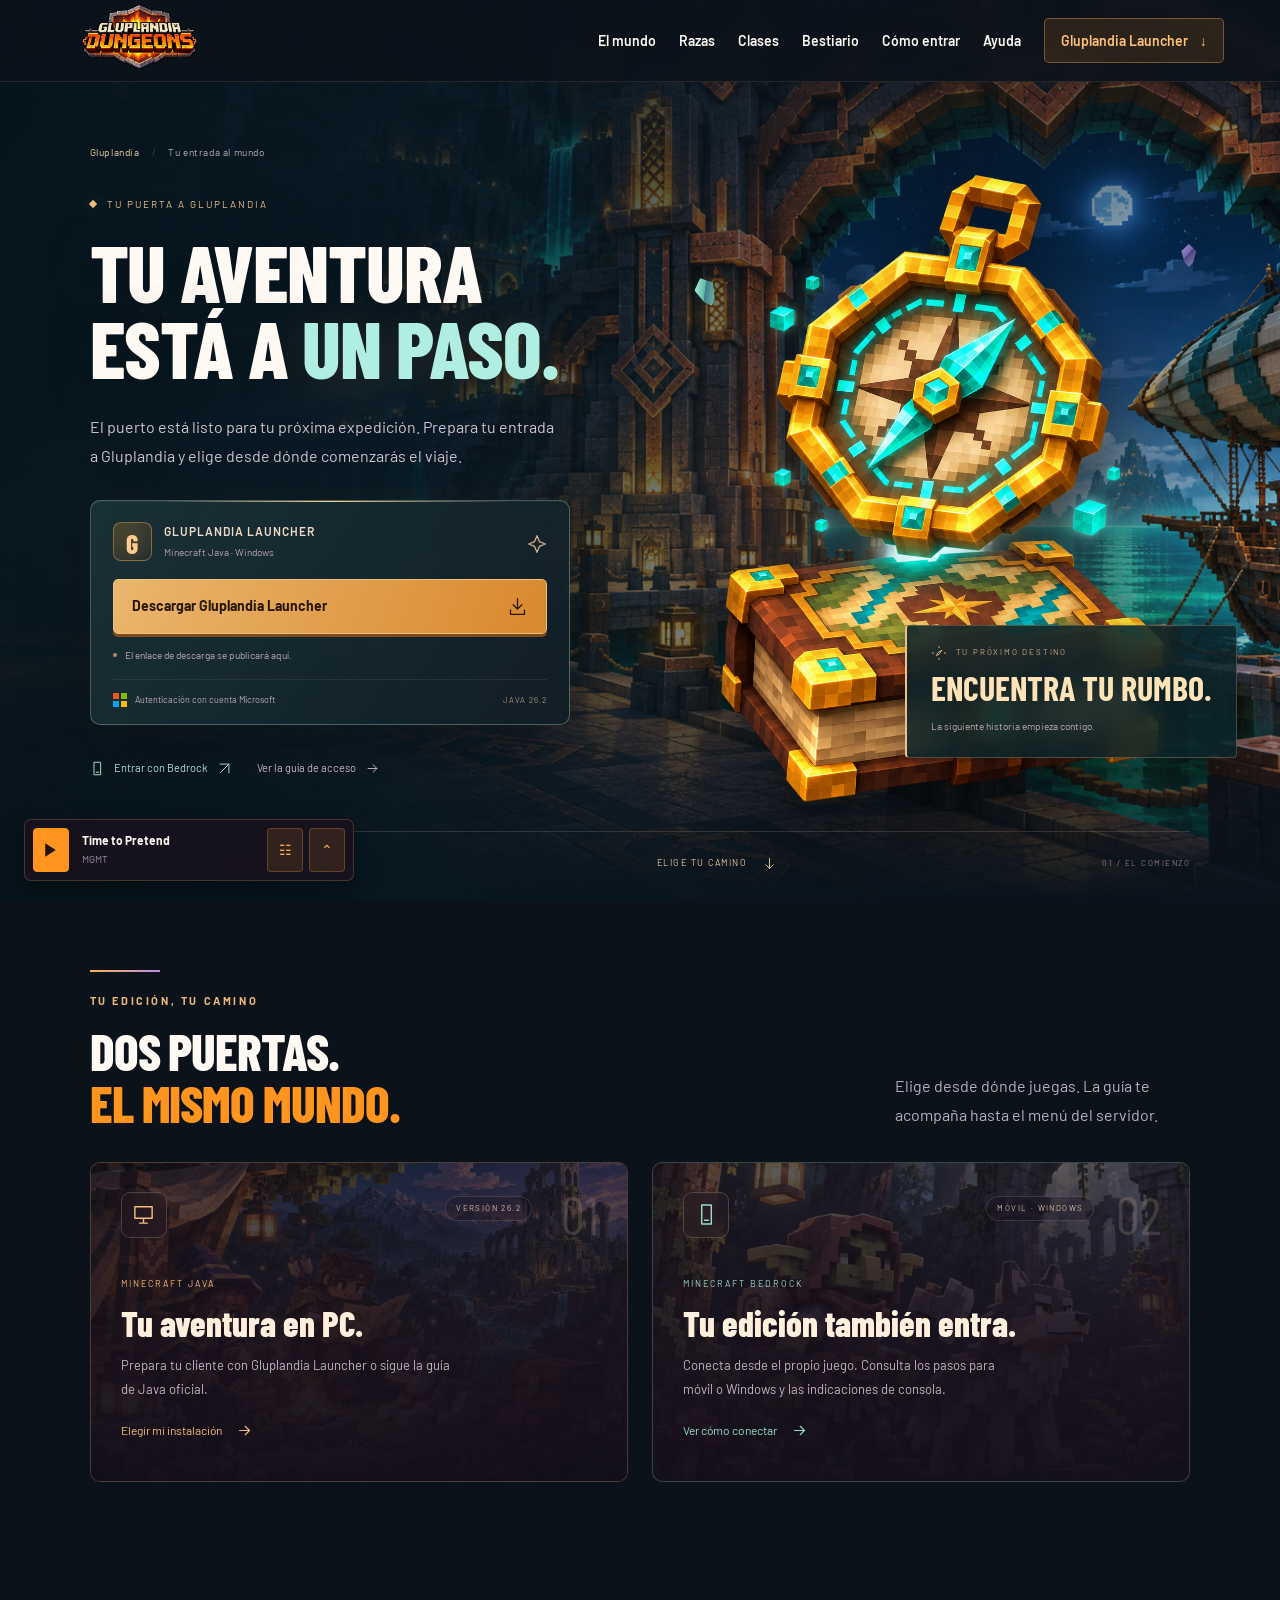
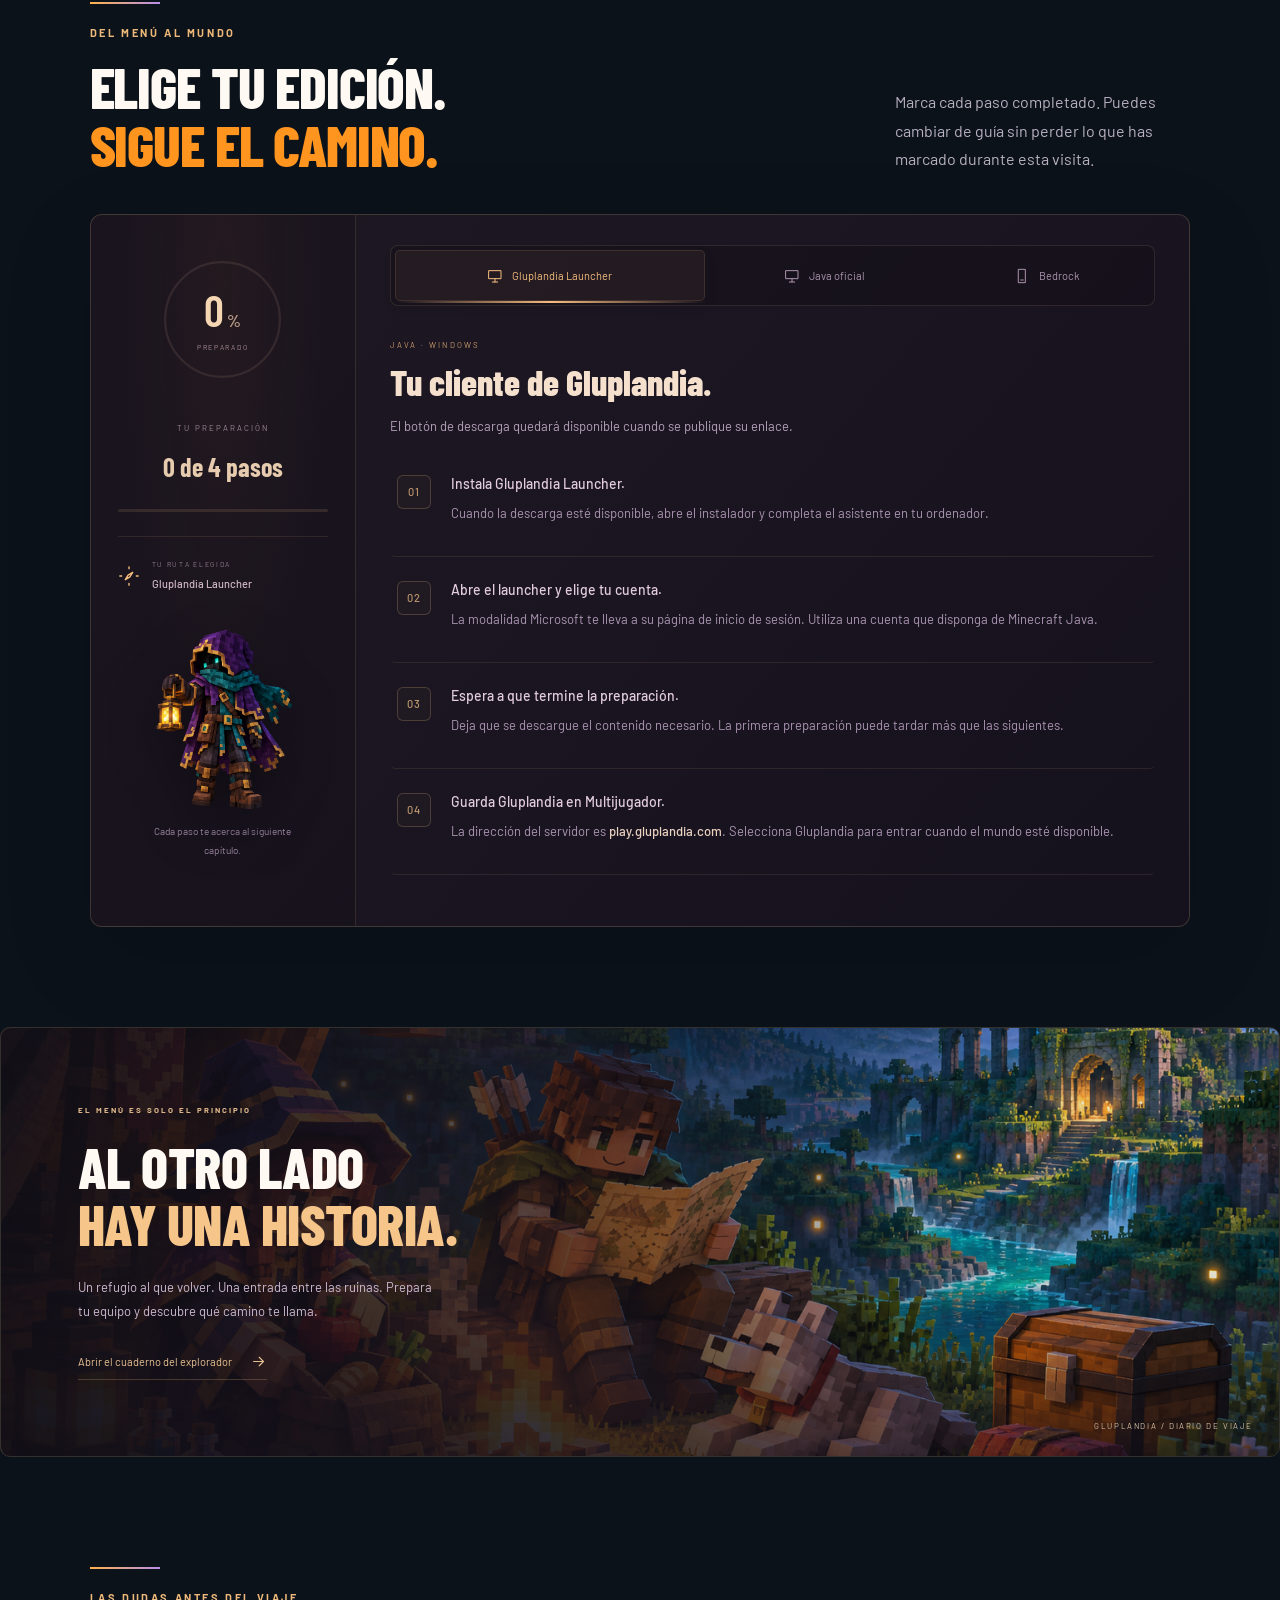
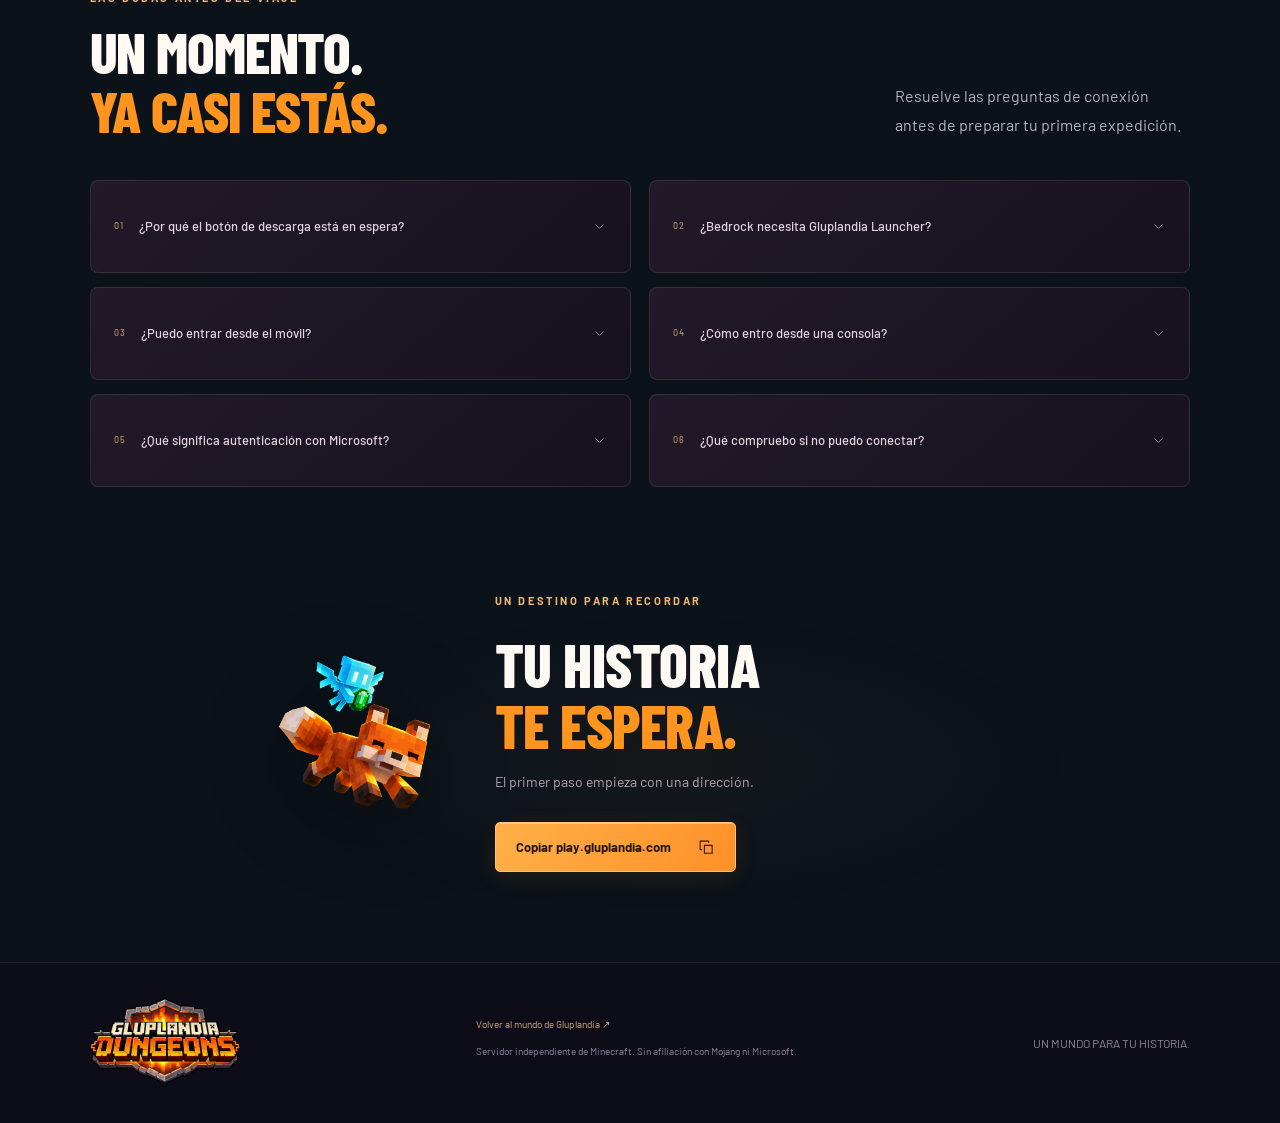
<file: descargas.html>
<!doctype html>
<html lang="es">
<head>
<meta charset="utf-8">
<meta name="viewport" content="width=device-width,initial-scale=1,viewport-fit=cover">
<meta name="theme-color" content="#100d14">
<title>Cómo entrar · Gluplandia Java y Bedrock</title>
<meta name="description" content="Prepara tu aventura en Gluplandia. Gluplandia Launcher para Java y guía de conexión para Minecraft Bedrock en móvil o Windows.">
<link rel="canonical" href="https://gluplandia.com/descargas.html">
<meta property="og:title" content="Un mismo mundo. Tu forma de entrar. · Gluplandia">
<meta property="og:description" content="Elige Java o Bedrock y prepara tu próxima aventura en Gluplandia.">
<meta property="og:image" content="https://gluplandia.com/assets/gluplandia-share-v2.jpg">
<meta property="og:type" content="website">
<link rel="icon" href="favicon.ico">
<link rel="stylesheet" href="style.css?v=final-r6">
<link rel="stylesheet" href="visual-polish.css?v=final-r6">
<link rel="stylesheet" href="expansion.css?v=final-r6">
<link rel="stylesheet" href="renewal.css?v=final-r6">
<link rel="stylesheet" href="downloads-stage.css?v=final-r6">
<link rel="preload" as="image" href="assets/downloads-harbor.png?v=final-r6">
<link rel="stylesheet" href="mmo-upgrade.css?v=final-r6">
</head>
<body class="gl-download-page">
<a class="skip-link" href="#contenido">Ir al contenido</a><div id="reading-progress" aria-hidden="true"></div>
<header><a class="brand" href="index.html"><img src="assets/logo-mark.png?v=final-r6" alt="Gluplandia Dungeons" width="1672" height="941" decoding="async"></a><nav id="download-nav" aria-label="Navegación principal"><a href="index.html#mundo">El mundo</a><a href="index.html#razas">Razas</a><a href="index.html#clases">Clases</a><a href="index.html#bestiario">Bestiario</a><a href="#instalacion">Cómo entrar</a><a href="#ayuda">Ayuda</a><a class="nav-join" href="#descargar">Gluplandia Launcher <span aria-hidden="true">↓</span></a></nav><button type="button" id="menu" aria-label="Abrir menú" aria-expanded="false" aria-controls="download-nav">☰</button></header>
<main id="contenido">
<section class="dl-hero" id="descargar">
  <div class="dl-world-scene" aria-hidden="true">
<img src="assets/downloads-harbor.png?v=final-r6" alt="" width="1672" height="941" fetchpriority="high" decoding="async"><div class="dl-world-shade"></div>
<div class="dl-embers"></div>
</div>
  <div class="dl-hero-inner">
<div class="dl-hero-copy">
    <div class="dl-breadcrumb">
<a href="index.html">Gluplandia</a><span aria-hidden="true">/</span><span>Tu entrada al mundo</span>
</div>
    <p class="dl-kicker"><span aria-hidden="true"></span>TU PUERTA A GLUPLANDIA</p>
    <h1>Tu aventura<br>está a <em>un paso.</em>
</h1>
    <p class="dl-hero-lead">El puerto está listo para tu próxima expedición. Prepara tu entrada a Gluplandia y elige desde dónde comenzarás el viaje.</p>
    <div class="dl-launcher-panel">
<div class="dl-panel-heading">
<span class="dl-app-icon" aria-hidden="true">G</span><div>
<span>GLUPLANDIA LAUNCHER</span><small>Minecraft Java · Windows</small>
</div>
<span class="dl-panel-gem" aria-hidden="true"><svg viewbox="0 0 24 24" aria-hidden="true" class="dl-icon"><path d="m12 2 2.9 7.1L22 12l-7.1 2.9L12 22l-2.9-7.1L2 12l7.1-2.9Z"></path></svg></span>
</div>
      <button class="button primary gl-download-button" id="launcher-download" type="button" disabled aria-describedby="launcher-availability"><span>Descargar Gluplandia Launcher</span><svg viewbox="0 0 24 24" aria-hidden="true" class="dl-icon"><path d="M12 3v12m-5-5 5 5 5-5M4 16v5h16v-5"></path></svg></button>
      <small id="launcher-availability" role="status"><i aria-hidden="true"></i>El enlace de descarga se publicará aquí.</small>
      <div class="dl-panel-footer">
<div class="gl-ms-badge">
<span class="gl-ms-mark" aria-hidden="true"><i></i><i></i><i></i><i></i></span><span>Autenticación con cuenta Microsoft</span>
</div>
<span>JAVA 26.2</span>
</div>
    </div>
    <div class="dl-hero-links">
<a href="#bedrock"><svg viewbox="0 0 24 24" aria-hidden="true" class="dl-icon"><path d="M7 2h10v20H7zM10 18h4"></path></svg>Entrar con Bedrock<svg viewbox="0 0 24 24" aria-hidden="true" class="dl-icon"><path d="M5 19 19 5M5 5h14v14"></path></svg></a><a href="#instalacion">Ver la guía de acceso <svg viewbox="0 0 24 24" aria-hidden="true" class="dl-icon"><path d="M5 12h14m-6-6 6 6-6 6"></path></svg></a>
</div>
  </div>
  <figure class="dl-hero-portrait"><div class="dl-portrait-halo" aria-hidden="true"></div>
<div class="dl-compass-ring" aria-hidden="true"><svg viewbox="0 0 500 500"><circle cx="250" cy="250" r="228"></circle><circle cx="250" cy="250" r="205"></circle><path d="M250 4v38m0 416v38M4 250h38m416 0h38M76 76l25 25m298 298 25 25M76 424l25-25m298-298 25-25"></path></svg></div>
<span class="dl-floating-crystal dl-crystal-one" aria-hidden="true"></span><span class="dl-floating-crystal dl-crystal-two" aria-hidden="true"></span><img src="assets/wayfinder-relic.png?v=final-r6" alt="Brújula de bloques encantada sobre un atlas de expediciones" width="1254" height="1254" decoding="async"><figcaption><span><svg viewbox="0 0 24 24" aria-hidden="true" class="dl-icon"><path d="m16 8-3 5-5 3 3-5 5-3ZM12 2v2m0 16v2M2 12h2m16 0h2"></path></svg>TU PRÓXIMO DESTINO</span><strong>Encuentra tu rumbo.</strong><small>La siguiente historia empieza contigo.</small></figcaption></figure>
  </div>
  <div class="dl-hero-bottom">
<div>
<span class="dl-edition-dot"></span> JAVA + BEDROCK <span class="dl-bottom-separator"></span> UN MUNDO COMPARTIDO</div>
<a href="#rutas">ELIGE TU CAMINO <svg viewbox="0 0 24 24" aria-hidden="true" class="dl-icon"><path d="M12 4v16m-6-6 6 6 6-6"></path></svg></a><span class="dl-bottom-index">01 / EL COMIENZO</span>
</div>
</section><section class="gl-download-section dl-routes gl-reveal" id="rutas"><div class="section-heading">
<div>
<p class="eyebrow orange">TU EDICIÓN, TU CAMINO</p>
<h2>Dos puertas.<br><em>El mismo mundo.</em>
</h2>
</div>
<p>Elige desde dónde juegas. La guía te acompaña hasta el menú del servidor.</p>
</div>
<div class="dl-route-grid">
  <a class="dl-route-card dl-route-java" href="#launcher"><img src="assets/expedition-camp.png?v=final-r6" alt="" width="1536" height="1024" loading="lazy" decoding="async"><span class="dl-route-icon"><svg viewbox="0 0 24 24" aria-hidden="true" class="dl-icon"><path d="M3 4h18v12H3zM8 21h8m-4-5v5"></path></svg></span><span class="dl-route-number" aria-hidden="true">01</span><div>
<small>MINECRAFT JAVA</small><h3>Tu aventura en PC.</h3>
<p>Prepara tu cliente con Gluplandia Launcher o sigue la guía de Java oficial.</p>
<span class="dl-route-link">Elegir mi instalación <svg viewbox="0 0 24 24" aria-hidden="true" class="dl-icon"><path d="M5 12h14m-6-6 6 6-6 6"></path></svg></span>
</div>
<span class="dl-route-tag">VERSIÓN 26.2</span></a>
  <a class="dl-route-card dl-route-bedrock" href="#bedrock"><img src="assets/habitat-forest.png?v=final-r6" alt="" width="627" height="627" loading="lazy" decoding="async"><span class="dl-route-icon"><svg viewbox="0 0 24 24" aria-hidden="true" class="dl-icon"><path d="M7 2h10v20H7zM10 18h4"></path></svg></span><span class="dl-route-number" aria-hidden="true">02</span><div>
<small>MINECRAFT BEDROCK</small><h3>Tu edición también entra.</h3>
<p>Conecta desde el propio juego. Consulta los pasos para móvil o Windows y las indicaciones de consola.</p>
<span class="dl-route-link">Ver cómo conectar <svg viewbox="0 0 24 24" aria-hidden="true" class="dl-icon"><path d="M5 12h14m-6-6 6 6-6 6"></path></svg></span>
</div>
<span class="dl-route-tag">MÓVIL · WINDOWS</span></a>
</div></section><section class="gl-download-section gl-reveal" id="instalacion">
<div class="section-heading">
<div>
<p class="eyebrow orange">DEL MENÚ AL MUNDO</p>
<h2>Elige tu edición.<br><em>Sigue el camino.</em>
</h2>
</div>
<p>Marca cada paso completado. Puedes cambiar de guía sin perder lo que has marcado durante esta visita.</p>
</div>
<div class="gl-install-shell dl-install-shell">
<aside class="gl-install-aside dl-install-aside"><div class="dl-progress-orbit" aria-hidden="true">
<svg viewbox="0 0 120 120"><circle class="dl-orbit-track" cx="60" cy="60" r="51"></circle><circle class="dl-orbit-value" id="dl-progress-circle" cx="60" cy="60" r="51"></circle></svg><div>
<strong id="dl-progress-percent">0<span>%</span></strong><small>PREPARADO</small>
</div>
</div>
<div class="gl-step-progress">
<small>TU PREPARACIÓN</small><strong id="step-count">0 de 4 pasos</strong><progress id="setup-progress" max="4" value="0" aria-label="Pasos de preparación completados"></progress>
</div>
<div class="dl-current-guide">
<svg viewbox="0 0 24 24" aria-hidden="true" class="dl-icon"><path d="m16 8-3 5-5 3 3-5 5-3ZM12 2v2m0 16v2M2 12h2m16 0h2"></path></svg><div>
<small>TU RUTA ELEGIDA</small><strong id="dl-current-guide">Gluplandia Launcher</strong>
</div>
</div>
<img class="dl-guide-companion" src="assets/hooded-explorer.png?v=final-r6" alt="Un explorador con una linterna acompaña tu preparación" width="1254" height="1254" loading="lazy" decoding="async"><p class="gl-aside-note" id="dl-progress-note">Cada paso te acerca al siguiente capítulo.</p></aside><div class="dl-guide-body">
<span id="launcher" aria-hidden="true"></span><span id="java" aria-hidden="true"></span><span id="bedrock" aria-hidden="true"></span><div class="gl-setup-tabs dl-guide-tabs" role="tablist" aria-label="Guía de conexión">
<button id="tab-gluplandia" data-guide="gluplandia" type="button" role="tab" aria-selected="true" aria-controls="guide-gluplandia"><svg viewbox="0 0 24 24" aria-hidden="true" class="dl-icon"><path d="M3 4h18v12H3zM8 21h8m-4-5v5"></path></svg><span class="dl-tab-title">Gluplandia Launcher</span></button><button id="tab-official" data-guide="official" type="button" role="tab" aria-selected="false" aria-controls="guide-official" tabindex="-1"><svg viewbox="0 0 24 24" aria-hidden="true" class="dl-icon"><path d="M3 4h18v12H3zM8 21h8m-4-5v5"></path></svg><span class="dl-tab-title">Java oficial</span></button><button id="tab-bedrock" data-guide="bedrock" type="button" role="tab" aria-selected="false" aria-controls="guide-bedrock" tabindex="-1"><svg viewbox="0 0 24 24" aria-hidden="true" class="dl-icon"><path d="M7 2h10v20H7zM10 18h4"></path></svg><span class="dl-tab-title">Bedrock</span></button>
<span class="dl-tab-indicator" aria-hidden="true"></span>
</div>
<div id="guide-gluplandia" class="gl-guide-panel" role="tabpanel" aria-labelledby="tab-gluplandia" tabindex="0">
<span class="gl-guide-kicker">JAVA · WINDOWS</span><h3>Tu cliente de Gluplandia.</h3>
<p>El botón de descarga quedará disponible cuando se publique su enlace.</p>
<label class="gl-install-step"><input type="checkbox"><span class="dl-step-number" aria-hidden="true"><b>01</b><svg viewbox="0 0 24 24" aria-hidden="true" class="dl-icon"><path d="m5 12 4 4L19 6"></path></svg></span><span><strong>Instala Gluplandia Launcher.</strong><span class="gl-step-text">Cuando la descarga esté disponible, abre el instalador y completa el asistente en tu ordenador.</span></span></label>
<label class="gl-install-step"><input type="checkbox"><span class="dl-step-number" aria-hidden="true"><b>02</b><svg viewbox="0 0 24 24" aria-hidden="true" class="dl-icon"><path d="m5 12 4 4L19 6"></path></svg></span><span><strong>Abre el launcher y elige tu cuenta.</strong><span class="gl-step-text">La modalidad Microsoft te lleva a su página de inicio de sesión. Utiliza una cuenta que disponga de Minecraft Java.</span></span></label>
<label class="gl-install-step"><input type="checkbox"><span class="dl-step-number" aria-hidden="true"><b>03</b><svg viewbox="0 0 24 24" aria-hidden="true" class="dl-icon"><path d="m5 12 4 4L19 6"></path></svg></span><span><strong>Espera a que termine la preparación.</strong><span class="gl-step-text">Deja que se descargue el contenido necesario. La primera preparación puede tardar más que las siguientes.</span></span></label>
<label class="gl-install-step"><input type="checkbox"><span class="dl-step-number" aria-hidden="true"><b>04</b><svg viewbox="0 0 24 24" aria-hidden="true" class="dl-icon"><path d="m5 12 4 4L19 6"></path></svg></span><span><strong>Guarda Gluplandia en Multijugador.</strong><span class="gl-step-text">La dirección del servidor es <b>play.gluplandia.com</b>. Selecciona Gluplandia para entrar cuando el mundo esté disponible.</span></span></label>
</div>
<div id="guide-official" class="gl-guide-panel" role="tabpanel" aria-labelledby="tab-official" hidden tabindex="0">
<span class="gl-guide-kicker">MINECRAFT JAVA</span><h3>Desde el launcher oficial.</h3>
<p>Esta opción utiliza tu instalación habitual de Minecraft Java.</p>
<label class="gl-install-step"><input type="checkbox"><span class="dl-step-number" aria-hidden="true"><b>01</b><svg viewbox="0 0 24 24" aria-hidden="true" class="dl-icon"><path d="m5 12 4 4L19 6"></path></svg></span><span><strong>Inicia sesión en Minecraft Launcher.</strong><span class="gl-step-text">Usa tu cuenta Microsoft con Minecraft Java y abre la pestaña de Java Edition.</span></span></label>
<label class="gl-install-step"><input type="checkbox"><span class="dl-step-number" aria-hidden="true"><b>02</b><svg viewbox="0 0 24 24" aria-hidden="true" class="dl-icon"><path d="m5 12 4 4L19 6"></path></svg></span><span><strong>Selecciona la versión 26.2.</strong><span class="gl-step-text">Crea una instalación con la versión del servidor. Conserva tus mundos y archivos si modificas un perfil existente.</span></span></label>
<label class="gl-install-step"><input type="checkbox"><span class="dl-step-number" aria-hidden="true"><b>03</b><svg viewbox="0 0 24 24" aria-hidden="true" class="dl-icon"><path d="m5 12 4 4L19 6"></path></svg></span><span><strong>Añade el servidor.</strong><span class="gl-step-text">Abre Multijugador, elige Añadir servidor y escribe Gluplandia como nombre. Introduce <b>play.gluplandia.com</b> en la dirección.</span></span></label>
<label class="gl-install-step"><input type="checkbox"><span class="dl-step-number" aria-hidden="true"><b>04</b><svg viewbox="0 0 24 24" aria-hidden="true" class="dl-icon"><path d="m5 12 4 4L19 6"></path></svg></span><span><strong>Prepara los recursos de la experiencia.</strong><span class="gl-step-text">Sigue las indicaciones que muestre el servidor sobre su paquete de recursos antes de comenzar a explorar.</span></span></label>
</div>
<div id="guide-bedrock" class="gl-guide-panel" role="tabpanel" aria-labelledby="tab-bedrock" hidden tabindex="0">
<span class="gl-guide-kicker">MINECRAFT BEDROCK</span><h3>Tu edición. El mismo mundo.</h3>
<p>Gluplandia también está conectado para Bedrock. En móvil o Windows, entra desde Minecraft Bedrock.</p>
<div class="gl-device-options" role="group" aria-label="Tu plataforma Bedrock">
<button type="button" data-device="mobile" aria-pressed="true">Móvil o tablet</button><button type="button" data-device="windows" aria-pressed="false">Windows</button><button type="button" data-device="console" aria-pressed="false">Consola</button>
</div>
<p id="device-guidance" class="gl-device-guidance" role="status">En Android o iOS, abre Minecraft y comprueba que tu cuenta permite jugar en multijugador.</p>
<div class="gl-bedrock-address">
<div>
<small>NOMBRE</small><strong>Gluplandia</strong>
</div>
<div>
<small>DIRECCIÓN</small><strong>play.gluplandia.com</strong>
</div>
<div>
<small>PUERTO BEDROCK</small><strong data-bedrock-port>Pendiente de confirmar</strong>
</div>
<button class="gl-enlarge" type="button" data-copy-host><span data-copy-label>Copiar dirección</span><svg class="dl-icon" viewbox="0 0 24 24" aria-hidden="true"><path d="M9 9h11v11H9zM5 15H3V3h12v2"></path></svg></button><p class="gl-port-context">El puerto exacto aparecerá aquí cuando lo confirme el equipo de Gluplandia.</p>
</div>
<label class="gl-install-step"><input type="checkbox"><span class="dl-step-number" aria-hidden="true"><b>01</b><svg viewbox="0 0 24 24" aria-hidden="true" class="dl-icon"><path d="m5 12 4 4L19 6"></path></svg></span><span><strong>Abre Minecraft Bedrock.</strong><span class="gl-step-text">Inicia sesión con tu cuenta Microsoft. Comprueba que el juego está actualizado a una versión compatible con el servidor.</span></span></label>
<label class="gl-install-step"><input type="checkbox"><span class="dl-step-number" aria-hidden="true"><b>02</b><svg viewbox="0 0 24 24" aria-hidden="true" class="dl-icon"><path d="m5 12 4 4L19 6"></path></svg></span><span><strong>Entra en Jugar y abre Servidores.</strong><span class="gl-step-text">En móvil o Windows, busca Añadir servidor. El nombre del botón puede variar según la versión del juego.</span></span></label>
<label class="gl-install-step"><input type="checkbox"><span class="dl-step-number" aria-hidden="true"><b>03</b><svg viewbox="0 0 24 24" aria-hidden="true" class="dl-icon"><path d="m5 12 4 4L19 6"></path></svg></span><span><strong>Introduce los datos de Gluplandia.</strong><span class="gl-step-text">Pon <b>Gluplandia</b> como nombre y <b>play.gluplandia.com</b> como dirección. Completa el campo Puerto con el valor confirmado para Bedrock.</span></span></label>
<label class="gl-install-step"><input type="checkbox"><span class="dl-step-number" aria-hidden="true"><b>04</b><svg viewbox="0 0 24 24" aria-hidden="true" class="dl-icon"><path d="m5 12 4 4L19 6"></path></svg></span><span><strong>Guarda el servidor y entra.</strong><span class="gl-step-text">Selecciona Gluplandia en tu lista. Si no conecta, comprueba la dirección y el puerto antes de volver a intentarlo.</span></span></label>
<p class="gl-guide-note">Las consolas no ofrecen el mismo menú para añadir servidores externos. Consulta al equipo la forma de acceso disponible para tu consola. La presentación visual puede variar entre Java y Bedrock.</p>
</div>
<p id="copy-status" class="gl-copy-status" role="status"></p>
<noscript><p>Para mostrar las pestañas de esta guía, activa JavaScript. En Bedrock para móvil o Windows, abre Jugar, entra en Servidores y añade Gluplandia con la dirección play.gluplandia.com y el puerto confirmado por el equipo.</p></noscript>
</div>
</div></section>
<section class="gl-download-section dl-interlude gl-reveal"><div class="dl-interlude-image"><img src="assets/expedition-camp.png?v=final-r6" alt="Un campamento junto al río al atardecer" width="1536" height="1024" loading="lazy" decoding="async"></div>
<div class="dl-interlude-copy">
<p class="eyebrow">EL MENÚ ES SOLO EL PRINCIPIO</p>
<h2>Al otro lado<br><em>hay una historia.</em>
</h2>
<p>Un refugio al que volver. Una entrada entre las ruinas. Prepara tu equipo y descubre qué camino te llama.</p>
<a class="dl-interlude-link" href="index.html#cuaderno">Abrir el cuaderno del explorador <svg viewbox="0 0 24 24" aria-hidden="true" class="dl-icon"><path d="M5 12h14m-6-6 6 6-6 6"></path></svg></a>
</div>
<span class="dl-interlude-index" aria-hidden="true">GLUPLANDIA / DIARIO DE VIAJE</span></section><section class="gl-download-section gl-reveal" id="ayuda"><div class="section-heading">
<div>
<p class="eyebrow orange">LAS DUDAS ANTES DEL VIAJE</p>
<h2>Un momento.<br><em>Ya casi estás.</em>
</h2>
</div>
<p>Resuelve las preguntas de conexión antes de preparar tu primera expedición.</p>
</div>
<div class="gl-download-faq">
<details><summary><span class="dl-faq-number" aria-hidden="true">01</span><span class="dl-faq-title">¿Por qué el botón de descarga está en espera?</span><svg viewbox="0 0 24 24" aria-hidden="true" class="dl-icon"><path d="m6 9 6 6 6-6"></path></svg></summary><div class="dl-faq-answer"><p>El enlace oficial de Gluplandia Launcher todavía no se ha publicado en esta página. El mismo botón se activará cuando esté disponible.</p></div></details>
<details><summary><span class="dl-faq-number" aria-hidden="true">02</span><span class="dl-faq-title">¿Bedrock necesita Gluplandia Launcher?</span><svg viewbox="0 0 24 24" aria-hidden="true" class="dl-icon"><path d="m6 9 6 6 6-6"></path></svg></summary><div class="dl-faq-answer"><p>El launcher prepara Minecraft Java. Bedrock entra desde el propio juego con la dirección del servidor y su puerto correspondiente.</p></div></details>
<details><summary><span class="dl-faq-number" aria-hidden="true">03</span><span class="dl-faq-title">¿Puedo entrar desde el móvil?</span><svg viewbox="0 0 24 24" aria-hidden="true" class="dl-icon"><path d="m6 9 6 6 6-6"></path></svg></summary><div class="dl-faq-answer"><p>Sí. Usa Minecraft Bedrock en Android o iOS. Sigue la guía Bedrock de esta página para añadir Gluplandia a tu lista de servidores.</p></div></details>
<details><summary><span class="dl-faq-number" aria-hidden="true">04</span><span class="dl-faq-title">¿Cómo entro desde una consola?</span><svg viewbox="0 0 24 24" aria-hidden="true" class="dl-icon"><path d="m6 9 6 6 6-6"></path></svg></summary><div class="dl-faq-answer"><p>El menú de consola no funciona igual que el de móvil o Windows para servidores externos. Pide al equipo de Gluplandia las indicaciones correspondientes a tu plataforma.</p></div></details>
<details><summary><span class="dl-faq-number" aria-hidden="true">05</span><span class="dl-faq-title">¿Qué significa autenticación con Microsoft?</span><svg viewbox="0 0 24 24" aria-hidden="true" class="dl-icon"><path d="m6 9 6 6 6-6"></path></svg></summary><div class="dl-faq-answer"><p>La modalidad Microsoft del launcher completa el inicio de sesión en la página de Microsoft y utiliza tu perfil de Minecraft Java.</p></div></details>
<details><summary><span class="dl-faq-number" aria-hidden="true">06</span><span class="dl-faq-title">¿Qué compruebo si no puedo conectar?</span><svg viewbox="0 0 24 24" aria-hidden="true" class="dl-icon"><path d="m6 9 6 6 6-6"></path></svg></summary><div class="dl-faq-answer"><p>Revisa la edición del juego y la dirección introducida. En Bedrock, verifica también el puerto. Comprueba si el servidor está disponible y conserva el mensaje de error si necesitas ayuda.</p></div></details>
</div></section>
<section class="gl-download-section gl-download-final gl-reveal dl-server-pass"><img src="assets/download-fox-friends.png?v=final-r6" alt="Un zorro y un allay acompañan el viaje" width="1254" height="1254" loading="lazy" decoding="async"><div>
<p class="eyebrow orange">UN DESTINO PARA RECORDAR</p>
<h2>Tu historia<br><em>te espera.</em>
</h2>
<p>El primer paso empieza con una dirección.</p>
<button type="button" class="button primary" data-copy-host=""><span data-copy-label>Copiar play.gluplandia.com</span><svg class="dl-icon" viewbox="0 0 24 24" aria-hidden="true"><path d="M9 9h11v11H9zM5 15H3V3h12v2"></path></svg></button>
</div></section>
</main>
<footer class="gl-download-footer"><a href="index.html"><img src="assets/logo-mark.png?v=final-r6" alt="Volver a Gluplandia Dungeons" width="1672" height="941" loading="lazy"></a><div>
<a href="index.html">Volver al mundo de Gluplandia ↗</a><p>Servidor independiente de Minecraft. Sin afiliación con Mojang ni Microsoft.</p>
</div>
<span>UN MUNDO PARA TU HISTORIA.</span></footer>
<script src="downloads-config.js?v=final-r6"></script><script src="downloads.js?v=final-r6" defer></script><script src="expansion.js?v=final-r6" defer></script>
<script src="downloads-stage.js?v=final-r6" defer></script>
<div class="music-player playlist-player" role="group" aria-label="Reproductor de música">
<div id="playlist-panel" class="playlist-panel" hidden>
<p>La banda sonora de tu aventura.</p>
<div class="playlist-tracks">
<button type="button" data-track="0" class="active" aria-current="true"><span>01</span><span>Time to Pretend<small>MGMT</small></span></button>
<button type="button" data-track="1"><span>02</span><span>Mice on Venus<small>C418</small></span></button>
<button type="button" data-track="2"><span>03</span><span>Wet Hands<small>C418</small></span></button>
<button type="button" data-track="3"><span>04</span><span>Haggstrom<small>C418</small></span></button>
</div>
</div>
<div class="music-main">
<button type="button" id="music-prev" aria-label="Canción anterior" title="Canción anterior">❮</button><button type="button" id="music-toggle" aria-label="Reproducir música">▶</button><button type="button" id="music-next" aria-label="Canción siguiente" title="Canción siguiente">❯</button><div class="track">
<strong id="track-title">Time to Pretend</strong><small id="track-artist">MGMT</small>
</div>
<span id="track-count">1 / 4</span><button type="button" id="playlist-toggle" aria-label="Abrir lista de reproducción" aria-expanded="false" aria-controls="playlist-panel" title="Lista de reproducción">☷</button><button type="button" id="mobile-player-toggle" aria-expanded="false" aria-controls="music-details music-prev music-next" aria-label="Ampliar controles de música">⌃</button>
</div>
<div class="music-bottom" id="music-details">
<span id="music-status" role="status" aria-live="polite">Cargando música…</span><label for="volume">Volumen</label><input id="volume" type="range" min="0" max="100" value="18" aria-label="Volumen de música"><output id="volume-value" for="volume">18%</output>
</div>
</div>
<audio id="music" src="assets/time-to-pretend.mp3" preload="none"></audio><script src="music-player.js?v=final-r6" defer></script>
</body>
</html>
</file>
<file: style.css>
@import url('https://fonts.googleapis.com/css2?family=Barlow+Condensed:wght@600;700;800;900&family=Barlow:wght@400;500;600;700&display=swap');
:root{--bg:#110f17;--surface:#1a1720;--orange:#ff941f;--muted:#b8b0c1;--border:#ffffff15}*{box-sizing:border-box}html{scroll-behavior:smooth;scroll-padding-top:90px}body{margin:0;background:var(--bg);color:#fff9f3;font-family:Barlow,Arial,sans-serif;font-size:17px;line-height:1.65}button,a,input{-webkit-tap-highlight-color:transparent}a{color:inherit;text-decoration:none}button{font:inherit;color:inherit;cursor:pointer}header{height:91px;position:absolute;z-index:10;top:0;width:100%;display:flex;justify-content:space-between;align-items:center;padding:10px 5.5%;border-bottom:1px solid var(--border);background:#110b1a50;backdrop-filter:blur(12px)}.brand img{width:165px;height:76px;object-fit:contain}nav{display:flex;gap:36px;align-items:center;font-size:15px;font-weight:600}nav a{transition:color .2s}nav a:hover{color:var(--orange)}.nav-join{padding:11px 21px;border:1px solid #ff941f80;border-radius:4px;color:#ffb251}.nav-join span{margin-left:22px}#menu{display:none;background:none;border:0;font-size:27px}.hero{min-height:840px;min-height: min(920px,100svh);position:relative;display:flex;align-items:center;padding:145px 7% 110px;overflow:hidden}.hero-bg{position:absolute;inset:0;background:linear-gradient(90deg,#100b18ed 0%,#150d1bab 37%,#120e1740 75%),linear-gradient(0deg,#110f17 0%,transparent 35%),url('assets/hero-landscape.png?v=png-r2') center/cover;animation:scene 18s ease-in-out infinite alternate}.hero-content{z-index:2;position:relative;max-width:780px}.eyebrow{font-size:13px;font-weight:700;letter-spacing:2.8px;margin:0 0 24px;color:#ddd0e9}.eyebrow>span{display:inline-block;width:21px;height:3px;background:var(--orange);margin-right:13px;vertical-align:middle}h1,h2,h3{font-family:'Barlow Condensed',Impact,'Arial Narrow',sans-serif;line-height:1.02;margin:0;font-weight:800}h1{font-size:clamp(48px,5.3vw,84px);letter-spacing:-1.4px;text-transform:uppercase;max-width:790px}em{font-style:normal;color:var(--orange)}.intro{max-width:505px;color:#d1c7d8;margin:27px 0 33px;font-size:18px;line-height:1.7}.hero-actions{display:flex;gap:14px}.button{display:inline-flex;align-items:center;justify-content:space-between;gap:27px;padding:15px 24px;border:1px solid #ffffff40;border-radius:3px;font-size:15px;font-weight:700;transition:transform .2s,background .2s}.button:hover{transform:translateY(-3px)}.primary{background:var(--orange);color:#251505;border-color:var(--orange);box-shadow:0 4px 0 #aa5015,0 8px 35px #fc781526}.secondary{background:#1a132170}.server-address{font-size:14px;font-weight:600;color:#ddd1e2;margin-top:25px}.server-address span{margin-left:20px;color:#a89cad;font-weight:400}.hero-bottom{position:absolute;bottom:29px;left:7%;right:7%;display:flex;justify-content:space-between;align-items:center;font-size:12px;letter-spacing:1.7px;color:#9c8eaa}.hero-bottom a{font-size:14px;letter-spacing:0;color:#cbbdd8}.world-strip{display:flex;align-items:center;justify-content:space-around;gap:25px;padding:25px 5%;border-block:1px solid var(--border);background:#18131e;font-family:'Barlow Condensed',sans-serif;font-size:19px;text-transform:uppercase}.world-strip>span{font-size:12px;letter-spacing:2px;color:#a79bae}.world-strip i{color:var(--orange);font-size:17px}.world-strip strong{font-weight:600}.section{max-width:1440px;margin:auto;padding:100px 7%}.section-heading{display:flex;justify-content:space-between;align-items:end;gap:45px;margin-bottom:36px}.orange{color:var(--orange);font-size:12px}.section-heading .eyebrow{margin-bottom:15px}h2{font-size:clamp(38px,4vw,58px);letter-spacing:-.5px;text-transform:uppercase}.section-heading>p{max-width:295px;color:var(--muted);font-size:16px;margin:0}.world-grid{display:grid;grid-template-columns:1.12fr 1fr;gap:20px}.world-card{position:relative;min-height:250px;overflow:hidden;border:1px solid #ffffff1b;border-radius:5px;isolation:isolate}.world-card.large{grid-row:span 2;min-height:530px}.world-card img{position:absolute;width:100%;height:100%;object-fit:cover;z-index:-2;transition:transform .8s}.world-card:after{content:'';position:absolute;inset:0;background:linear-gradient(0deg,#0d0d16f5,#110d1860 65%,#09091720);z-index:-1}.world-card:hover img{transform:scale(1.055)}.world-card>div{position:absolute;left:27px;right:27px;bottom:25px}.pill{font-size:11px;letter-spacing:2px;font-weight:700;color:#ffc372}.world-card h3{font-size:32px;margin-top:10px}.world-card p{font-size:15px;line-height:1.6;color:#d0c7d6;margin:13px 0 0;max-width:440px}.large h3{font-size:42px}.adventures{padding-top:35px}.adventure-grid{display:grid;grid-template-columns:repeat(4,1fr);border:1px solid var(--border);border-radius:5px;overflow:hidden}.adventure-grid article{background:linear-gradient(145deg,#201924,#17151c);padding:31px 25px;border-right:1px solid var(--border)}.adventure-grid article:last-child{border:0}.number{color:#ff962c;font-family:'Barlow Condensed';font-size:34px}.adventure-grid h3{font-size:28px;line-height:1.1;margin-top:21px}.adventure-grid p{color:var(--muted);font-size:16px;margin:18px 0 25px;line-height:1.7}.tag{font-size:10px;letter-spacing:1.1px;color:#e5a663;font-weight:600}.creatures{display:grid;grid-template-columns:1fr 1fr;align-items:center;padding-top:20px;padding-bottom:100px;gap:55px}.creature-art{position:relative;min-height:480px;display:flex;align-items:center}.creature-art img{width:100%;max-height:570px;object-fit:contain;position:relative;filter:drop-shadow(0 15px 40px #5b278755);animation:float 7s ease-in-out infinite}.rune{position:absolute;inset:10%;border:1px solid #b167f72a;border-radius:50%;box-shadow:0 0 80px #742c8c25,inset 0 0 100px #8238ca30;background:radial-gradient(ellipse,#8238ca30,transparent 70%)}.creature-copy>p:not(.eyebrow){color:var(--muted);font-size:17px;max-width:470px}.creature-copy h2{font-size:53px;margin-bottom:25px}.text-link{display:inline-block;color:#ffaf52;border-bottom:1px solid #b66e3870;padding:10px 0;font-weight:600;margin-top:10px;font-size:16px}.text-link span{margin-left:45px}.join{text-align:center;position:relative;max-width:none;border-top:1px solid var(--border);background:radial-gradient(ellipse at 50% 30%,#4b281f4a,transparent 65%),#151119;padding-bottom:90px}.join h2{font-size:64px}.join>p:not(.eyebrow){color:var(--muted)}.ip-box{margin:27px auto 37px;display:flex;justify-content:space-between;align-items:center;text-align:left;width:min(550px,100%);padding:22px 30px;background:#ff982b0d;border:1px solid #d9893980;border-radius:5px}.ip-box small{display:block;color:#c88d56;font-size:10px;letter-spacing:2px}.ip-box strong{font-size:29px;letter-spacing:.5px}.copy-icon{font-size:28px;color:var(--orange)}.connect-grid{display:grid;grid-template-columns:1fr 1fr;gap:45px;max-width:740px;margin:auto;text-align:left}.connect-grid article+article{border-left:1px solid var(--border);padding-left:35px}.connect-grid span{font-size:11px;letter-spacing:2px;color:#e9a05a}.connect-grid h3{font-size:25px;margin-top:8px}.connect-grid p{font-size:15px;color:var(--muted)}.connect-grid small{font-size:12px;color:#bca4ab}footer{padding:40px 7% 110px;display:flex;align-items:center;justify-content:space-between;gap:35px;border-top:1px solid var(--border);color:#8f859a;font-size:13px}footer img{width:150px}footer>span{text-align:right;font-size:12px}.music-player{position:fixed;bottom:19px;left:24px;z-index:20;display:flex;align-items:center;gap:15px;padding:11px 17px 11px 11px;border:1px solid #ffffff26;border-radius:7px;background:#17121eec;backdrop-filter:blur(16px);box-shadow:0 8px 25px #0006}.music-player button{border:1px solid #ffae5240;background:#f19a2020;color:#ffab48;border-radius:4px;width:36px;height:36px;font-size:14px}.track strong{display:block;font-size:13px;line-height:1.3}.track small{font-size:10px;color:#9e8ea9;display:block}.music-player input{width:65px;accent-color:var(--orange);height:4px}.music-player output{font-size:10px;color:#b5a6be;min-width:24px}.volume-label{position:absolute;width:1px;height:1px;overflow:hidden;clip-path:inset(50%)}.equalizer{display:flex;gap:3px;align-items:center;height:20px;padding:0 5px}.equalizer i{width:2px;height:8px;background:#cf9c65}.playing .equalizer i{animation:eq .75s ease-in-out infinite alternate}.equalizer i:nth-child(2){animation-delay:.3s;height:15px}.equalizer i:nth-child(3){animation-delay:.6s}.equalizer i:nth-child(4){animation-delay:.15s;height:13px}#toast{position:fixed;bottom:95px;left:50%;transform:translate(-50%,20px);opacity:0;pointer-events:none;z-index:30;background:#fff1de;color:#211509;padding:13px 22px;border-radius:5px;font-size:15px;transition:.3s}#toast.show{transform:translate(-50%,0);opacity:1}.embers{position:absolute;inset:0;pointer-events:none}.embers i{position:absolute;width:3px;height:3px;background:#ffac37;box-shadow:0 0 9px #ff7700;border-radius:50%;animation:ember 10s linear infinite;opacity:0}a:focus-visible,button:focus-visible,input:focus-visible{outline:2px solid #ffc578;outline-offset:5px}@keyframes ember{0%{transform:translate(0,0);opacity:0}20%{opacity:.75}80%{opacity:.4}100%{transform:translate(100px,-550px);opacity:0}}@keyframes float{50%{transform:translateY(-13px)}}@keyframes scene{to{transform:scale(1.035)}}@keyframes eq{to{height:3px}}@media(min-width:1600px){.hero{padding-left:max(7%,calc((100% - 1240px)/2))}}@media(max-width:1000px){nav{gap:20px}.hero{min-height:800px}h1{font-size:65px}.adventure-grid{grid-template-columns:repeat(2,1fr)}.adventure-grid article{border-bottom:1px solid var(--border)}.creatures{gap:25px}.creature-copy h2{font-size:43px}.world-strip strong:last-child,.world-strip i:last-of-type{display:none}}@media(max-width:650px){header{height:77px;padding:5px 6%}.brand img{width:130px;height:65px}#menu{display:block}nav{display:none;position:absolute;left:0;right:0;top:77px;background:#17101ff5;padding:25px 7%;flex-direction:column;align-items:stretch}nav.open{display:flex}.hero{min-height:760px;padding:150px 7% 100px}.hero-bg{background-position:60% center}h1{font-size:49px;letter-spacing:-.5px}.intro{font-size:16px}.hero-actions{flex-direction:column;align-items:stretch;max-width:330px}.button{justify-content:center}.server-address span{display:block;margin-left:0;margin-top:6px}.hero-bottom{justify-content:center}.hero-bottom>span{display:none}.world-strip{justify-content:center;gap:20px;padding:19px;font-size:16px}.world-strip>span,.world-strip strong:nth-of-type(3),.world-strip i:nth-of-type(2){display:none}.section{padding:65px 7%}.section-heading{display:block}.section-heading>p{margin-top:20px;max-width:none}h2{font-size:40px}.world-grid{grid-template-columns:1fr}.world-card.large{grid-row:auto;min-height:390px}.world-card{min-height:300px}.large h3{font-size:34px}.adventures{padding-top:0}.adventure-grid{grid-template-columns:1fr}.adventure-grid article{border-right:0;padding:25px}.adventure-grid h3{margin-top:5px}.adventure-grid p{margin-bottom:15px}.number{float:right;font-size:30px;margin-left:15px}.creatures{grid-template-columns:1fr;gap:15px;padding-top:0}.creature-art{min-height:300px;max-height:400px}.creature-art img{max-height:400px}.creature-copy h2{font-size:42px}.join h2{font-size:48px}.join>p{font-size:16px}.ip-box{padding:18px}.ip-box strong{font-size:22px}.connect-grid{grid-template-columns:1fr;gap:20px}.connect-grid article+article{border-left:0;border-top:1px solid var(--border);padding:22px 0 0}footer{flex-direction:column;gap:10px;padding-bottom:110px}footer p{margin:0}footer>span{text-align:center}.music-player{left:12px;bottom:12px;gap:10px;padding-right:12px}.music-player input{width:50px}.eyebrow{letter-spacing:1.8px;font-size:11px}#toast{width:85%;text-align:center}}@media(prefers-reduced-motion:reduce){*,*:before,*:after{animation:none!important;transition:none!important}html{scroll-behavior:auto}}

.hero-badge{position:absolute;width:clamp(220px,25vw,390px);right:6%;top:42%;transform:rotate(-5deg);filter:drop-shadow(0 12px 45px #f8741440);animation:badge 6s ease-in-out infinite}.discovery{padding-top:0;position:relative;overflow:hidden}.discovery-heading{margin-bottom:35px}.discovery-grid{display:grid;grid-template-columns:1fr 1fr;gap:35px 45px;padding-right:260px}.discovery-grid span{font-size:11px;color:#d99b57;letter-spacing:1.8px}.discovery-grid h3{font-size:29px;margin-top:10px}.discovery-grid p{color:var(--muted);font-size:16px}.golem{position:absolute;right:-45px;bottom:70px;width:340px;filter:drop-shadow(0 0 50px #ff68141a);transform:rotate(-7deg)}@keyframes badge{50%{transform:translateY(-12px) rotate(-3deg)}}@media(max-width:1150px){.hero-badge{width:220px;right:4%;top:66%}.discovery-grid{padding-right:170px}.golem{width:260px;right:-65px}}@media(max-width:650px){.hero-badge{display:none}.discovery-grid{grid-template-columns:1fr;padding-right:0;gap:15px}.golem{position:relative;right:auto;bottom:auto;width:240px;display:block;margin:20px auto 0}.discovery{padding-bottom:35px}.discovery .eyebrow{max-width:260px}}

.music-player output,.track small,.tag,.connect-grid small,.pill,.discovery-grid span,.connect-grid span,.ip-box small{font-size:12px}.eyebrow.orange{font-size:12px}.music-player{max-width:calc(100vw - 24px)}.world-card:not(.large) img{filter:brightness(1.3)}
.credits{max-width:420px}.credits summary{cursor:pointer;font-size:12px}.credits a{color:#d4ae82}.credits p{font-size:13px}

/* Playlist player */
.playlist-player{display:flex;flex-direction:column;align-items:stretch;gap:9px;width:440px;max-width:calc(100vw - 24px);padding:12px;border-color:#ffae5238}
.music-main{display:flex;align-items:center;gap:8px;min-width:0}
.playlist-player button{flex-shrink:0;min-width:36px;height:36px}
.playlist-player #music-toggle{background:#ff941f;color:#211509;border-color:#ff941f}
.playlist-player #music-prev,.playlist-player #music-next{min-width:28px;width:28px;background:transparent;border-color:transparent}
.playlist-player .track{min-width:0;flex:1;padding-left:3px}
.playlist-player .track strong{font-size:14px;line-height:1.25;overflow:hidden;text-overflow:ellipsis;white-space:nowrap}
.playlist-player .track small{font-size:12px;margin-top:3px}
#track-count{font-size:12px;color:#c2afcc;white-space:nowrap}
.music-bottom{display:flex;align-items:center;gap:8px;border-top:1px solid #ffffff12;padding-top:8px}
#music-status{font-size:12px;line-height:1.4;color:#c4b4ce;flex:1;min-width:0}
.music-bottom label{font-size:12px;color:#c4b4ce}
.music-bottom input{width:64px;flex-shrink:0}
.playlist-player output{font-size:12px;min-width:28px}
.playlist-panel{position:absolute;bottom:calc(100% + 10px);left:0;right:0;border:1px solid #ffae5238;background:#17121efc;border-radius:7px;padding:15px;box-shadow:0 10px 35px #0008;max-height:min(350px,60svh);overflow-y:auto}
.playlist-panel[hidden]{display:none}
.playlist-panel>p{margin:0 0 12px;font-size:14px;color:#f6c17c;font-weight:600}
.playlist-tracks{display:grid;gap:5px}
.playlist-tracks button{display:flex;align-items:center;gap:14px;text-align:left;padding:10px 12px;width:100%;height:auto;min-height:52px;background:transparent;border:1px solid transparent;color:#e5daed;line-height:1.4;font-size:14px}
.playlist-tracks button>span:first-child{font-size:12px;color:#9e8ea9}
.playlist-tracks small{display:block;font-size:12px;color:#ae9bb9;margin-top:3px}
.playlist-tracks button:hover{background:#ffffff08}
.playlist-tracks button.active{border-color:#ff941f50;background:#ff941f14;color:#ffc278}
.playlist-player button:hover{filter:brightness(1.15)}
#toast{bottom:145px}
footer{padding-bottom:155px}
@media(max-width:480px){.playlist-player{bottom:12px;left:12px;width:calc(100vw - 24px)}.music-main{gap:5px}.playlist-player .track strong{font-size:13px}.music-bottom{flex-wrap:wrap}#music-status{flex-basis:100%}.music-bottom input{flex:1}.playlist-panel{padding:12px}}

/* Enchanted equipment and interactive expeditions. */
.enchant-section{display:grid;grid-template-columns:.9fr 1.1fr;gap:65px;align-items:center;padding-top:25px}
.enchant-art{position:relative;min-height:470px;display:flex;align-items:center;justify-content:center;--aura:#a564ff}
.enchant-art[data-aura=illager]{--aura:#ffb342}.enchant-art[data-aura=wither]{--aura:#65e6cd}
.enchant-art img{width:100%;max-height:520px;object-fit:contain;position:relative;animation:sword-float 6s ease-in-out infinite;filter:drop-shadow(0 0 24px var(--aura));transition:filter .45s}
.enchant-halo{position:absolute;width:85%;aspect-ratio:1;border:1px solid var(--aura);border-radius:50%;opacity:.25;background:radial-gradient(circle,var(--aura),transparent 67%);box-shadow:0 0 60px var(--aura);transition:background .5s,border-color .5s}
.artifact-caption{position:absolute;bottom:0;left:0;right:0;text-align:center;color:#ae9cbb;font-size:13px}
.enchant-copy>p:not(.eyebrow){color:var(--muted);max-width:550px}
.enchant-options,.destination-options{display:flex;flex-wrap:wrap;gap:9px;margin:26px 0 20px}
.enchant-options button,.destination-options button{padding:10px 15px;min-height:44px;border:1px solid #ffffff20;background:#201827;border-radius:4px;font-size:14px;transition:background .2s,border-color .2s}
.enchant-options button[aria-pressed=true]{background:#8e4bea2a;border-color:#be92ff;color:#e5d3ff}
.enchant-detail{border-left:2px solid #a875e5;padding:6px 0 6px 23px;min-height:205px}.enchant-detail>span{font-size:12px;letter-spacing:1.5px;color:#cba5f5}.enchant-detail h3{font-size:29px;margin:11px 0}.enchant-detail p{font-size:16px;color:#d0c3da;margin:0 0 15px}.enchant-detail small{font-size:13px;color:#aa9ab6;display:block;line-height:1.6}
.expedition-section{padding-top:25px}.destination-options{margin:0 0 18px}.destination-options button{min-width:120px}.destination-options button[aria-pressed=true]{background:#ff941f22;border-color:var(--orange);color:#ffc783}.expedition-view{position:relative;min-height:485px;isolation:isolate;border:1px solid #ffffff1e;border-radius:6px;overflow:hidden}.expedition-view>img{position:absolute;width:100%;height:100%;object-fit:cover;z-index:-2}.expedition-view:after{content:'';position:absolute;inset:0;z-index:-1;background:linear-gradient(90deg,#140f1af5,#140f1abd 40%,#140f1a15)}.expedition-content{max-width:520px;padding:45px}.expedition-content>span{font-size:12px;letter-spacing:2px;color:#ffc077}.expedition-content h3{font-size:46px;margin:16px 0}.expedition-content>p{color:#e0d5e5;font-size:17px}.travel-tip{padding-left:17px;border-left:2px solid #ff941f75;margin:23px 0}.travel-tip strong{font-size:14px;color:#ffbf75}.travel-tip p{font-size:15px;color:#c9bbd4;margin:5px 0}.expedition-content .button{margin-top:5px}
.party-section{display:grid;grid-template-columns:1fr 1fr;align-items:center;gap:60px;padding-top:0}.party-copy>p:not(.eyebrow){color:var(--muted);max-width:500px}.party-art{position:relative;min-height:460px;display:flex;align-items:center}.party-art img{position:relative;width:100%;max-height:530px;object-fit:contain;filter:drop-shadow(0 14px 35px #d5792b25)}.party-glow{position:absolute;inset:10%;background:radial-gradient(ellipse,#fc97242b,transparent 68%)}
@keyframes sword-float{50%{transform:translateY(-17px) rotate(3deg)}}
@media(max-width:1100px){nav{gap:17px}.enchant-section{gap:35px}.enchant-art{min-height:390px}.party-section{gap:30px}.party-art{min-height:380px}}
@media(max-width:760px){.enchant-section,.party-section{grid-template-columns:1fr;gap:35px}.enchant-art{min-height:320px;max-height:380px}.enchant-art img{max-height:350px}.enchant-copy h2{font-size:43px}.enchant-options{gap:7px}.enchant-options button{font-size:13px;padding:10px 12px}.enchant-detail{min-height:205px}.party-art{grid-row:1;min-height:300px}.party-art img{max-height:370px}.party-copy h2{font-size:43px}.expedition-content{padding:28px;max-width:none}.expedition-content h3{font-size:38px}.expedition-view:after{background:linear-gradient(90deg,#140f1aed,#140f1a8a)}.destination-options{gap:8px}.destination-options button{min-width:0;flex:1;padding:10px}.expedition-section{padding-top:10px}}
@media(min-width:651px) and (max-width:950px){#menu{display:block}nav{display:none;position:absolute;left:0;right:0;top:91px;background:#17101ff5;padding:25px 7%;flex-direction:column;align-items:stretch}nav.open{display:flex}}

/* Creature gallery and recovery chest. */
.living-world{padding-top:30px}.living-world .section-heading{margin-bottom:15px}.visual-compatibility{font-size:13px;color:#b8a9c5;margin:0 0 30px}.mob-gallery{display:grid;grid-template-columns:repeat(3,1fr);gap:22px}.mob-card{border:1px solid #ffffff1a;background:radial-gradient(ellipse at 50% 50%,#5e3c722b,transparent 68%),#19151f;border-radius:8px;padding:25px 22px 22px;overflow:hidden;text-align:center;position:relative}.mob-card[data-mob-card=pig]{background:radial-gradient(ellipse at 50% 50%,#ed847023,transparent 68%),#19151f}.mob-card[data-mob-card=villager]{background:radial-gradient(ellipse at 50% 50%,#d69b3728,transparent 68%),#19151f}.mob-heading span{font-size:12px;letter-spacing:1.4px;color:#c39c73}.mob-heading h3{font-size:37px;margin:10px 0 0}.mob-portrait{display:block;width:100%;height:290px;background:none;border:0;padding:15px;cursor:pointer;perspective:700px}.mob-portrait img{width:100%;height:100%;object-fit:contain;filter:drop-shadow(0 12px 20px #0005);transform:rotateX(var(--mob-tilt-y,0deg)) rotateY(var(--mob-tilt-x,0deg));transition:transform .25s ease,filter .25s}.mob-portrait:hover img{filter:drop-shadow(0 0 21px #c192ed40)}.mob-speech{font-size:16px;line-height:1.5;color:#e1d3e9;min-height:48px;margin:5px 0 12px}.mob-hint,.gallery-note{font-size:12px;color:#aa99b7}.gallery-note{text-align:right;margin:16px 0 0}.mob-card.reacting[data-mob-card=creeper] img{animation:creeper-wobble .7s ease}.mob-card.reacting[data-mob-card=pig] img{animation:pig-hop .7s ease}.mob-card.reacting[data-mob-card=villager] img{animation:villager-nod .65s ease}.enchant-art[data-aura=sun]{--aura:#f3d27a}.enchant-art[data-aura=laststand]{--aura:#ef6881}
.recovery-section{display:grid;grid-template-columns:1.08fr .92fr;gap:65px;align-items:center;padding-top:20px}.recovery-copy>p:not(.eyebrow){color:var(--muted);max-width:560px}.recovery-guide{border-top:1px solid #ffb64635;margin-top:25px}.recovery-guide>button{display:flex;align-items:center;justify-content:space-between;width:100%;gap:15px;background:none;border:0;padding:20px 0;text-align:left;font-size:16px;color:#ffca82}.recovery-guide>button span{font-size:25px}.recovery-guide p{font-size:15px;color:#bcb0c9;margin:0 0 15px}.recovery-guide strong{color:#eee0f5}.recovery-art{position:relative;display:flex;flex-direction:column;justify-content:center;align-items:center;min-height:400px}.recovery-art>button{width:100%;border:0;background:none;padding:15px;position:relative;cursor:pointer}.recovery-art img{width:100%;height:350px;object-fit:contain;transition:transform .3s,filter .3s;filter:drop-shadow(0 15px 25px #0005)}.recovery-art button:hover img,.recovery-art button[aria-expanded=true] img{transform:translateY(-8px);filter:drop-shadow(0 0 25px #ffa33855)}.chest-glow{position:absolute;inset:5%;background:radial-gradient(ellipse,#ffb54925,transparent 67%);pointer-events:none}.recovery-art>span{font-size:13px;color:#c0a57e;text-align:center}.recovery-guide [hidden]{display:none}
@keyframes creeper-wobble{20%,60%{transform:rotate(-7deg) translateX(-4px)}40%,80%{transform:rotate(7deg) translateX(4px)}}@keyframes pig-hop{35%{transform:translateY(-24px) rotate(-4deg)}65%{transform:translateY(0) scale(1.05,.95)}85%{transform:translateY(-8px)}}@keyframes villager-nod{30%{transform:rotate(5deg) translateY(5px)}65%{transform:rotate(-4deg) translateY(-3px)}}
@media(max-width:950px){.mob-gallery{gap:14px}.mob-card{padding:20px 12px}.mob-portrait{height:235px;padding:8px}.mob-heading span{letter-spacing:.5px}.recovery-section{gap:30px}}
@media(max-width:650px){.mob-gallery{grid-template-columns:1fr}.mob-card{padding:25px}.mob-portrait{height:270px}.mob-speech{min-height:0}.living-world{padding-top:0}.recovery-section{grid-template-columns:1fr;padding-top:0;gap:20px}.recovery-art{grid-row:1;min-height:270px}.recovery-art img{height:270px}.recovery-copy h2{font-size:43px}.gallery-note{text-align:center}}

.community-section{display:grid;grid-template-columns:1fr 1.05fr;gap:65px;border-top:1px solid #ffffff12}.community-intro>p:not(.eyebrow){color:var(--muted);max-width:510px}.community-note{border-left:2px solid #85b997;background:#85b99708;padding:20px 23px;margin-top:27px;max-width:500px}.community-note h3{font-size:26px;color:#cce3d2}.community-note p{font-size:15px;color:#b9c5bc;margin:12px 0 0}.rules-panel{border:1px solid #ffffff1d;border-radius:7px;background:#1b1620;padding:24px}.rules-heading{display:flex;align-items:center;justify-content:space-between;gap:15px;margin-bottom:18px}.rules-heading h3{font-size:30px}.rules-heading button{background:#ff941f14;border:1px solid #ff941f40;border-radius:4px;color:#ffc377;font-size:13px;padding:9px 13px;min-height:42px;white-space:nowrap}.server-rule{border-top:1px solid #ffffff15}.server-rule summary{cursor:pointer;padding:16px 0;display:flex;align-items:baseline;gap:12px;font-size:16px;font-weight:600;list-style:none}.server-rule summary::-webkit-details-marker{display:none}.server-rule summary:after{content:'+';margin-left:auto;color:#ddac70;font-size:18px}.server-rule[open] summary:after{content:'−'}.server-rule summary span{color:#b88856;font-size:12px}.server-rule p{color:#bfb0ca;font-size:15px;margin:0 0 20px 27px;line-height:1.7}.server-rule[open] summary{color:#ffd196}.server-rule summary:focus-visible{outline:2px solid #ffc578;outline-offset:4px}.rules-footer{font-size:13px;color:#a697b2;border-top:1px solid #ffffff15;margin:0;padding-top:17px}
@media(max-width:1100px){header nav{gap:16px;font-size:14px}.community-section{gap:35px}.nav-join{padding:10px 13px}.nav-join span{margin-left:8px}}
@media(max-width:760px){.community-section{grid-template-columns:1fr;gap:30px}.rules-panel{padding:20px}.rules-heading h3{font-size:28px}.community-intro h2{font-size:40px}.server-rule summary{font-size:15px}}
@media(min-width:951px) and (max-width:1100px){#menu{display:block}nav{display:none;position:absolute;left:0;right:0;top:91px;background:#17101ff5;padding:25px 7%;flex-direction:column;align-items:stretch}nav.open{display:flex}}

.levels-section{padding-top:20px}.level-lab{display:grid;grid-template-columns:1.15fr .85fr;border:1px solid #b48af62b;border-radius:8px;background:linear-gradient(120deg,#22182e,#15121c);overflow:hidden}.player-progress{padding:35px}.lab-caption{font-size:12px;letter-spacing:1.8px;color:#b69ad1}.skill-switcher{display:flex;gap:8px;margin:20px 0}.skill-switcher button{font-size:14px;border:1px solid #ffffff20;border-radius:4px;background:#ffffff05;padding:10px 16px;min-height:44px}.skill-switcher button[aria-pressed=true]{color:#d7bdff;border-color:#a375db;background:#a375db21}.level-value{display:flex;justify-content:space-between;align-items:center;height:155px}.level-value>div>span{display:block;font-size:16px;color:#d6c6e3}.level-value strong{font-family:'Barlow Condensed',Impact,sans-serif;font-size:90px;line-height:1.1;color:#d2a3ff}.level-value img{height:175px;width:190px;object-fit:contain;filter:drop-shadow(0 0 22px #9c60bd35)}#skill-description{color:#baacc6;font-size:16px;margin:20px 0}.xp-label{display:flex;justify-content:space-between;gap:15px;font-size:13px;color:#d2c0df;margin:17px 0 8px}#skill-progress{display:block;width:100%;height:11px;border:0;border-radius:6px;overflow:hidden;background:#302637;accent-color:#b888fa}#skill-progress::-webkit-progress-bar{background:#302637}#skill-progress::-webkit-progress-value{background:linear-gradient(90deg,#8a56d6,#ddbaef);border-radius:6px}#skill-progress::-moz-progress-bar{background:#b888fa}.level-actions{display:flex;align-items:center;gap:20px;margin-top:25px}.level-actions .button{font-size:14px;padding:12px 17px;gap:20px}#reset-levels{background:none;border:0;color:#c1accf;font-size:13px;text-decoration:underline;text-underline-offset:4px;padding:10px 0}.level-feedback{min-height:24px;font-size:13px;color:#d1b3ef;margin-bottom:0}.mob-level-preview{border-left:1px solid #ffffff14;padding:35px;text-align:center;display:flex;flex-direction:column;align-items:center}.leveled-mob-art{position:relative;height:280px;width:100%;margin:15px 0 25px;display:flex;justify-content:center}.leveled-mob-art img{height:100%;max-width:100%;object-fit:contain}.floating-level{position:absolute;bottom:-9px;background:#100e15ef;border:1px solid #95ce865e;color:#c0e7b6;border-radius:4px;padding:7px 15px;font-size:14px;font-weight:600}.mob-level-preview label{font-size:14px;color:#c5b7d0;margin:8px 0 14px}#mob-level-input{width:100%;max-width:280px;accent-color:#9fca82}.mob-level-preview>p{color:#b9a9c4;font-size:15px;max-width:300px}.level-demo-note{font-size:13px;color:#a99ab7;margin-top:16px;max-width:850px}
@media(max-width:760px){.level-lab{grid-template-columns:1fr}.mob-level-preview{border-left:0;border-top:1px solid #ffffff14;padding:25px}.player-progress{padding:25px}.level-actions{gap:15px;flex-wrap:wrap}.level-value img{width:150px;height:150px}.skill-switcher button{flex:1;padding:10px}.level-value strong{font-size:75px}}

/* Mystery, appearance previews and the expanded skill laboratory. */
.section>*{min-width:0}.section{scroll-margin-top:25px}.skill-switcher{display:grid;grid-template-columns:repeat(3,minmax(0,1fr));gap:8px}.skill-switcher button{padding:10px 8px;overflow-wrap:anywhere}.player-progress{position:relative;transition:box-shadow .3s}.level-lab{align-items:stretch}.mob-level-preview{justify-content:center}.level-value{height:auto;min-height:155px;gap:12px}.level-value>div{min-width:0}.level-value img{max-width:45%}.level-feedback{min-height:44px}.xp-label{flex-wrap:wrap}.sfx-controls{display:flex;align-items:center;flex-wrap:wrap;gap:10px;margin-top:25px;padding-top:18px;border-top:1px solid #ffffff15;font-size:14px;color:#bfb0cb}.sfx-controls button{width:100%;text-align:left;border:0;background:none;padding:8px 0;font-size:14px;color:#c9e89c}.sfx-controls button[aria-pressed=false]{color:#baa9c6}.sfx-controls input{width:100px;accent-color:#b6e980}.xp-effects{position:relative;pointer-events:none}.xp-effects i{position:absolute;left:50%;top:0;width:9px;height:9px;border-radius:50%;background:#ccff80;box-shadow:0 0 12px #9fe850;animation:xp-rise .9s ease-out both;animation-delay:var(--delay)}.level-celebration{box-shadow:inset 0 0 60px #b9fa6438}.level-celebration #skill-level{color:#c8ff8d}.weapon-wardrobe{margin-top:30px;padding-top:25px;border-top:1px solid #b188d430}.weapon-wardrobe h3{font-size:29px}.weapon-wardrobe p{color:var(--muted);font-size:16px}.weapon-wardrobe small{font-size:13px;color:#aa9ab6}.enchant-detail{min-height:0}.enchant-art[data-skin=ember]{--aura:#ff964d}.enchant-art[data-skin=frost]{--aura:#79e9f7}.enchant-art[data-skin=ember] img{filter:hue-rotate(115deg) drop-shadow(0 0 22px #ff964d)}.enchant-art[data-skin=frost] img{filter:hue-rotate(290deg) drop-shadow(0 0 22px #79e9f7)}
.portal-section{display:grid;grid-template-columns:1.05fr 1fr;gap:50px;align-items:center;position:relative;background:radial-gradient(ellipse at 25% 40%,#4c226c35,transparent 55%);padding-top:45px;padding-bottom:65px}.portal-stage{position:relative;align-self:center}.portal-stage button{display:block;width:100%;padding:0;border:0;background:none;border-radius:30px}.portal-stage img{width:100%;height:auto;aspect-ratio:1;object-fit:contain;filter:drop-shadow(0 0 26px #844bdd45);transition:filter 1s,transform 1s;animation:portal-breathe 7s ease-in-out infinite}.portal-stage button:hover img{transform:scale(1.025)}.portal-stage[data-awake=true] img{filter:drop-shadow(0 0 45px #7aebd8a0) saturate(1.3)}.portal-stamp{display:block;text-align:center;font-size:12px;letter-spacing:3px;color:#ac99bf;margin-top:15px}.portal-copy>p:not(.eyebrow){color:#c3b4ce}.portal-copy em{color:#c9a3f8}.portal-clues{display:grid;grid-template-columns:1fr;gap:8px;margin-top:25px}.portal-clues button{text-align:left;padding:12px 17px;background:#a478d309;border:1px solid #b793e02b;border-radius:4px;font-size:15px;transition:background .3s}.portal-clues button:before{content:'◇';color:#ba98e2;margin-right:13px}.portal-clues button[aria-pressed=true]{background:#a478d320;border-color:#ba98e2}.portal-clues button[aria-pressed=true]:before{content:'◆'}.portal-log{min-height:150px;margin-top:22px;border-left:2px solid #9b75ca;padding:3px 0 3px 20px}.portal-log span{color:#a68bbb;font-size:13px}.portal-log p{font-size:16px;color:#e0d2ec;margin:8px 0}.portal-copy>.button{padding:10px 16px;font-size:14px;margin-top:12px}.watcher{display:flex;align-items:center;gap:12px;margin-top:20px}.watcher img{width:125px;height:150px;object-fit:contain;flex-shrink:0;filter:drop-shadow(0 0 15px #d9a65220)}.watcher p{font-size:15px;color:#d2bddf;font-style:italic}.watcher span{display:block;font-size:12px;color:#9e8aae;font-style:normal;margin-top:8px}.enchant-section{padding-top:60px;padding-bottom:65px}.living-world{padding-bottom:70px}.level-demo-note{line-height:1.6}.skill-switcher button:hover,.portal-clues button:hover{border-color:#d8b6ff}.hero-actions{flex-wrap:wrap}.discovery-grid{position:relative;z-index:1}.golem{pointer-events:none}footer{padding-bottom:190px}button,input{touch-action:manipulation}
@keyframes portal-breathe{50%{filter:drop-shadow(0 0 42px #925bcc70)}}@keyframes xp-rise{0%{opacity:0;transform:translate(0,10px) scale(.3)}20%{opacity:1}100%{opacity:0;transform:translate(var(--dx),-110px) scale(.5)}}
@media(max-width:1100px){.portal-section{gap:25px}.player-progress,.mob-level-preview{padding:25px}.section-heading{align-items:start}.section-heading>p{flex:0 1 350px}.discovery-grid{gap:25px}.hero-badge{right:2%;width:190px;top:auto;bottom:70px}}
@media(max-width:850px){.portal-section{grid-template-columns:1fr}.portal-stage{max-width:530px;margin:auto;width:100%}.portal-copy{max-width:650px}.portal-log{min-height:120px}.portal-clues{grid-template-columns:repeat(3,minmax(0,1fr))}.portal-clues button{padding:12px;font-size:14px}.portal-clues button:before{display:block;margin-bottom:5px}.enchant-section{gap:30px}.hero-badge{display:none}}
@media(max-width:480px){.skill-switcher{grid-template-columns:repeat(2,minmax(0,1fr))}.player-progress,.mob-level-preview{padding:20px}.portal-clues{grid-template-columns:1fr}.portal-clues button:before{display:inline}.watcher img{width:95px;height:125px}.level-actions .button{width:100%}.xp-label{font-size:12px}.section h2{font-size:clamp(34px,10vw,43px)}.portal-section{padding-top:20px}.level-value img{height:140px}.playlist-player .track{padding-left:0}.playlist-player #track-count{display:none}.artifact-caption{font-size:12px}.enchant-art{padding-bottom:30px}.server-address{overflow-wrap:anywhere}}
@media(prefers-reduced-motion:reduce){.portal-stage img{animation:none;transition:none}.xp-effects{display:none}}
.portal-stage[data-awake=true] img{animation:none}

/* Mobile reading, safe areas and compact music controls. */
#mobile-player-toggle{display:none}img{max-width:100%}main{overflow-x:clip}.section-heading h2{overflow-wrap:break-word}.music-player button{min-height:44px}.playlist-player input[type=range]{height:32px}.brand{flex-shrink:0}
@media(max-width:1100px){header nav{max-height:calc(100svh - 91px);overflow-y:auto;overscroll-behavior:contain}header nav a{min-height:44px;display:flex;align-items:center}#menu{min-width:44px;min-height:44px}}
@media(max-width:760px){.section{padding-left:6%;padding-right:6%}.section-heading{display:block}.section-heading>p{max-width:none;margin-top:20px}.hero{padding-left:6%;padding-right:6%}.hero-bg{animation:none}.enchant-options button,.destination-options button,.skill-switcher button{min-height:46px;font-size:14px}.destination-options{display:grid;grid-template-columns:repeat(3,minmax(0,1fr))}.destination-options button{min-width:0;padding:10px 5px}.expedition-content .button{width:100%;gap:12px}.sfx-controls input,#mob-level-input{height:44px}.level-value img{max-width:42%}.world-card>div{left:22px;right:22px}.world-card p{font-size:16px}.portal-stage img{animation:none}.recovery-art img{max-height:65vw}.community-section{padding-bottom:55px}.rules-heading{flex-wrap:wrap;gap:12px}#rules-expand,#reset-levels{min-height:44px}.connect-grid p{font-size:16px}.ip-box{gap:12px}.ip-box>span:first-child{min-width:0}.ip-box strong{font-size:clamp(18px,5.7vw,29px);overflow-wrap:anywhere}.copy-icon{flex-shrink:0}.mob-portrait{touch-action:pan-y}.portal-stage button{touch-action:pan-y}.watcher{max-width:100%}}
@media(max-width:650px){header nav{max-height:calc(100svh - 77px)}.hero{min-height:740px;min-height:max(740px,100svh);padding-top:130px;padding-bottom:105px}h1{font-size:clamp(38px,10.5vw,58px);line-height:1.06}.intro{font-size:17px}.hero-actions{max-width:none}.hero-actions .button{min-height:50px}.eyebrow{line-height:1.5}.hero-bottom{bottom:25px}.world-strip{font-size:15px;gap:14px}.playlist-player{left:max(10px,env(safe-area-inset-left));right:max(10px,env(safe-area-inset-right));bottom:max(10px,env(safe-area-inset-bottom));width:auto;max-width:none;padding:8px;gap:0}.playlist-player #mobile-player-toggle{display:block}.playlist-player .music-main{display:grid;grid-template-columns:44px minmax(0,1fr) 44px 44px;gap:6px}.playlist-player .music-main button{width:44px;min-width:44px;height:44px;margin:0}.playlist-player:not(.mobile-expanded) #music-prev,.playlist-player:not(.mobile-expanded) #music-next,.playlist-player:not(.mobile-expanded) .music-bottom{display:none}.playlist-player .equalizer,.playlist-player #track-count{display:none}.playlist-player .track strong{font-size:14px}.playlist-player .track small{font-size:12px}.playlist-player.mobile-expanded .music-main{grid-template-columns:repeat(5,minmax(0,1fr));justify-items:center}.playlist-player.mobile-expanded .track{grid-column:1 / -1;grid-row:1;justify-self:stretch;padding:3px 5px 8px;text-align:left}.playlist-player.mobile-expanded .music-main button{grid-row:2}.playlist-player.mobile-expanded .music-bottom{display:flex;flex-wrap:wrap;margin-top:9px}.playlist-player.mobile-expanded #music-status{flex-basis:100%;font-size:13px}.playlist-player .music-bottom input{flex:1;height:36px}.playlist-panel{bottom:calc(100% + 8px);max-height:50svh}.playlist-tracks button{min-height:56px}.playlist-panel>p{font-size:15px}footer{padding-bottom:calc(125px + env(safe-area-inset-bottom))}#toast{bottom:calc(95px + env(safe-area-inset-bottom));max-width:90vw;font-size:14px}.music-player.mobile-expanded~#toast{bottom:calc(235px + env(safe-area-inset-bottom))}html{scroll-padding-bottom:100px}}
@media(max-width:360px){.section{padding-left:5%;padding-right:5%}.player-progress,.rules-panel{padding:17px}.mob-card{padding:20px}.world-card.large{min-height:420px}.world-strip{gap:10px}.world-strip strong{font-size:14px}.watcher{gap:5px}.portal-copy h2{font-size:36px}.playlist-player .music-main{gap:4px}.skill-switcher button{font-size:13px}}
img{height:auto}

/* The End encounter and the relic memory game. */
.dragon-section{position:relative;background:radial-gradient(ellipse at 50% 25%,#59267e3b,transparent 55%);padding-top:30px}.dragon-intro{max-width:680px;text-align:center;margin:auto}.dragon-intro>p:not(.eyebrow){color:var(--muted);max-width:540px;margin:22px auto}.dragon-intro em{color:#cca2ff}.dragon-art{display:block;position:relative;border:0;background:none;padding:0;width:100%;max-width:950px;margin:0 auto;touch-action:pan-y}.dragon-art img{width:100%;height:clamp(260px,44vw,550px);object-fit:contain;filter:drop-shadow(0 0 35px #8649a933);transition:filter .3s}.dragon-art span{display:block;font-size:14px;color:#c5a6e2;margin-top:4px}.dragon-message{text-align:center;color:#d8c2ea;min-height:28px;font-size:16px;margin:16px 0 40px}.dragon-awake .dragon-art img{animation:dragon-stir .85s ease;filter:drop-shadow(0 0 48px #a64fea99)}.memory-lab{display:grid;grid-template-columns:1fr 1fr;gap:45px;border:1px solid #a379c63d;border-radius:8px;padding:36px;background:linear-gradient(130deg,#25192d,#17131f)}.memory-copy h3{font-size:37px}.memory-copy>p:not(.eyebrow){color:#bcacc9;font-size:16px}.memory-stats{display:flex;gap:30px;margin:22px 0;font-size:14px;color:#bca8cc}.memory-stats strong{display:block;color:#e1c9fc;font-size:26px;font-family:'Barlow Condensed',sans-serif}.memory-copy .button{min-height:48px}#memory-status{min-height:54px;font-size:14px;line-height:1.6}.memory-board{display:grid;grid-template-columns:repeat(3,minmax(0,1fr));gap:12px;align-content:center}.memory-card{aspect-ratio:1;border:1px solid #9d77bc70;border-radius:6px;padding:8px;background:radial-gradient(circle,#5a347259,#21162d);position:relative;min-width:0;transition:background .25s,border-color .25s;overflow:hidden}.memory-card img{width:100%;height:100%;object-fit:contain;opacity:0;transition:opacity .2s}.relic-cover{position:absolute;inset:0;display:grid;place-items:center;font-family:'Barlow Condensed',Impact,sans-serif;font-size:clamp(25px,4vw,55px);color:#c4a0ec;text-shadow:0 2px 0 #6d3c94}.memory-card.revealed img,.memory-card.matched img{opacity:1}.memory-card.revealed .relic-cover,.memory-card.matched .relic-cover{display:none}.memory-card.matched{border-color:#c5ed87;background:#a9cf7517}.memory-card:disabled{cursor:default;opacity:.55}.memory-card:not(:disabled):hover{border-color:#d6adff}.samples-section{padding-top:30px}.sample-tabs{display:flex;flex-wrap:wrap;gap:10px;margin:20px 0}.sample-tabs button{padding:12px 18px;min-height:46px;border:1px solid #ffffff25;border-radius:4px;background:#211728;font-size:15px}.sample-tabs button[aria-pressed=true]{border-color:#ffad56;color:#ffce92;background:#ff931b14}.sample-view{margin:0;overflow:hidden;border:1px solid #ffffff20;border-radius:6px;background:#1b1622}.sample-view>img{display:block;width:100%;height:auto;aspect-ratio:16/9;object-fit:contain;background:#0d0b11}.sample-view figcaption{padding:25px 30px}.sample-view h3{font-size:32px}.sample-view p{color:#bdb0c8;font-size:16px;margin-bottom:0}#global-sfx-toggle{display:block;width:100%;height:auto;min-height:44px;font-size:14px;text-align:left;padding:10px 12px;margin-bottom:14px;color:#cdeca2;background:#a7cd7910;border-color:#a7cd7930}.playlist-player #global-sfx-toggle[aria-pressed=false]{color:#b4a5c2}
@keyframes dragon-stir{40%{transform:translateY(-10px) scale(1.02)}75%{transform:translateY(3px)}}
@media(max-width:850px){.memory-lab{grid-template-columns:1fr;gap:25px}.memory-board{max-width:520px;width:100%;margin:auto}.memory-card{max-height:160px}.memory-copy h3{font-size:34px}.dragon-message{max-width:90%;margin:15px auto 30px}}
@media(max-width:650px){.memory-lab{padding:22px}.memory-board{gap:9px}.memory-copy .eyebrow{margin-bottom:15px}.memory-stats{gap:40px}.memory-copy .button{width:100%}.sample-tabs{display:grid;grid-template-columns:1fr;width:100%;gap:7px}.sample-tabs button{text-align:left}.sample-view figcaption{padding:20px}.sample-view h3{font-size:29px}.dragon-art img{height:290px}.dragon-section{padding-top:10px}.memory-card{min-height:75px}.sample-view>img{aspect-ratio:16/10}.samples-section .gallery-note{text-align:left}}
@media(prefers-reduced-motion:reduce){.dragon-awake .dragon-art img{animation:none}}
</file>
<file: motion.css>
html{scroll-behavior:smooth;scroll-padding-top:110px}header{position:fixed;transition:background .3s,box-shadow .3s}header.is-scrolled{background:#110e18ed;box-shadow:0 8px 35px #0003}nav{gap:clamp(12px,2vw,30px)}.scroll-progress{position:fixed;inset:0 auto auto 0;height:3px;width:100%;transform:scaleX(0);transform-origin:left;background:linear-gradient(90deg,#ff941f,#d0a1ff);z-index:100;pointer-events:none}.motion-pending{opacity:0;translate:0 28px}.motion-in{opacity:1;translate:0 0;transition:opacity .8s ease,translate .8s cubic-bezier(.2,.7,.2,1);transition-delay:var(--reveal-delay,0ms)}.motion-off html,html.motion-off{scroll-behavior:auto}.motion-off .motion-pending{opacity:1;translate:none}.motion-off *, .motion-off *:before,.motion-off *:after{animation:none!important;transition:none!important}.download-callout{display:flex;align-items:center;justify-content:space-between;gap:30px;border:1px solid #bc84f348;background:linear-gradient(110deg,#261831,#15131e);border-radius:12px;padding:32px;margin:30px 7% 80px}.download-callout h2{font-size:38px}.download-callout p{margin:12px 0 0;color:#c7bacf}.download-callout .button{flex-shrink:0}.button{transition:transform .25s,box-shadow .25s}.button:hover{transform:translateY(-3px);box-shadow:0 8px 28px #f39b2422}@media(max-width:780px){.download-callout{display:block}.download-callout .button{margin-top:20px}}@media(prefers-reduced-motion:reduce){html{scroll-behavior:auto}.motion-pending{opacity:1;translate:none}.motion-in{transition:none}*,*:before,*:after{animation:none!important;transition:none!important}}
</file>
<file: visual-polish.css>
/* Shared visual pass. Keep existing interactions and content intact. */
:root{--polish-purple:#be91f4;--polish-line:#cab0ee26}::selection{background:#975cc780;color:#fff}header{border-bottom-color:#d4adf127;background:#100c18b8}header.is-scrolled{background:#130f1bea;box-shadow:0 8px 40px #08050e66}nav>a:not(.nav-join){position:relative}nav>a:not(.nav-join):after{content:'';position:absolute;height:2px;left:0;right:0;bottom:-7px;background:linear-gradient(90deg,#ffad50,#ba8fe9);transform:scaleX(0);transform-origin:left;transition:transform .25s}nav>a:hover:after,nav>a:focus-visible:after{transform:scaleX(1)}.section-heading .eyebrow{color:#eab777}.section-heading h2{letter-spacing:-.02em;text-wrap:balance}.section-heading>p{line-height:1.8}.world-card,.mob-card,.expedition-view,.sample-view,.memory-lab,.player-progress,.rules-panel{border-color:var(--polish-line);box-shadow:0 16px 45px #05020d20}.world-card,.mob-card{transition:box-shadow .35s,border-color .35s}.world-card:hover,.mob-card:hover{border-color:#bc90ef66;box-shadow:0 20px 50px #09031266}.sample-view,.expedition-view{overflow:hidden;border-radius:14px}.sample-view>img,.expedition-view>img{transition:filter .7s,scale .9s}.sample-view:hover>img,.expedition-view:hover>img{filter:saturate(1.08);scale:1.018}.section{position:relative}.section-heading{position:relative;padding-top:22px}.section-heading:before{content:'';position:absolute;top:0;left:0;width:70px;height:2px;background:linear-gradient(90deg,#ffb34b,#b88ee8)}.button.primary{background:linear-gradient(120deg,#ffb048,#ff9029);box-shadow:inset 0 1px 0 #ffe6b980,0 6px 23px #ff932416}.button.primary:hover{box-shadow:0 9px 30px #ff9d3430;filter:brightness(1.04)}.download-callout{position:relative;overflow:hidden;isolation:isolate;padding:44px;border-color:#dba7ff45}.download-callout:before{content:'';position:absolute;inset:0;z-index:-1;background:linear-gradient(90deg,#1c1428f5,#1b1227cc),url('assets/download-workshop.png?v=png-r2') center 56%/cover}.download-callout:after{content:'';position:absolute;right:-30px;top:-50px;width:200px;height:200px;border-radius:50%;background:#a264d62b;filter:blur(55px);pointer-events:none}
/* Downloads use a darkened room, with quiet reading surfaces beneath. */
.downloads-page{background:#110e18}.downloads-page .download-hero{isolation:isolate;min-height:760px;padding-bottom:95px;background:#110e18}.download-hero:before{content:'';position:absolute;inset:0;z-index:-2;background:linear-gradient(90deg,#100d19f2 0%,#100d19cf 38%,#100d194d 75%),linear-gradient(0deg,#110e18,transparent 40%),url('assets/download-workshop.png?v=png-r2') center/cover}.download-hero:after{content:'';position:absolute;inset:auto 0 0;height:150px;z-index:-1;background:linear-gradient(transparent,#110e18)}.download-intro>p{max-width:520px}.download-intro .eyebrow{color:#e8c38f}.download-intro h1{line-height:1.04;text-shadow:0 6px 30px #0006}.workshop-cast{height:530px;align-self:end;pointer-events:none}.quartermaster-art{position:absolute;left:0;bottom:-10px;width:92%;height:107%;object-fit:contain;filter:drop-shadow(0 25px 25px #0008);animation:quartermaster-idle 7s ease-in-out infinite;transform-origin:50% 90%}.courier-art{position:absolute;width:43%;height:42%;right:-8%;top:0;object-fit:contain;filter:drop-shadow(0 0 20px #5af3ee55);animation:courier-orbit 6s ease-in-out infinite}.workshop-cast .portal-halo{inset:40% 5% 0;background:#af70f038;filter:blur(65px)}.ambient-spark{position:absolute;width:5px;height:5px;border-radius:1px;background:#e5aeff;box-shadow:0 0 14px #c182ff;animation:rune-drift 5s ease-in-out infinite}.spark-one{left:20%;top:42%}.spark-two{right:3%;top:60%;animation-delay:-2s;background:#83fff2}.spark-three{right:33%;top:25%;animation-delay:-4s}.download-grid{gap:22px}.download-card{border-radius:14px;padding:32px;box-shadow:0 12px 45px #08040e30;overflow:hidden}.download-card:not(.pack-card):before{content:'';position:absolute;inset:0 auto 0 0;width:3px;background:linear-gradient(transparent,#be91f450,transparent);pointer-events:none}.download-card.featured:before{background:linear-gradient(transparent,#ffc375,transparent)}.download-card h3{letter-spacing:-.025em}.download-card .card-index{color:#c7a8db}.pack-card{background:radial-gradient(ellipse at 8% 80%,#ffbd5120,transparent 40%),linear-gradient(120deg,#241b2b,#18131f);border-color:#d2a2ef38}.setup-section{background:radial-gradient(ellipse at 4% 30%,#61327c22,transparent 48%),#15101d}.guide-aside img{height:300px;animation:quartermaster-idle 7s ease-in-out infinite}.guide-step{padding:27px 0;transition:background .25s}.guide-step:hover{background:#c992f506}.guide-step:has(input:checked){background:linear-gradient(90deg,#76bc9b09,transparent)}.guide-step:has(input:checked) input{filter:drop-shadow(0 0 5px #b5e6d229)}.help-grid details{box-shadow:0 10px 30px #0002;transition:border-color .3s}.help-grid details[open]{border-color:#c39ce76b}.extraction-note{border-radius:0 12px 12px 0;background:linear-gradient(120deg,#281b36,#1b1424)}.join-download{position:relative;isolation:isolate;padding-top:100px;padding-bottom:100px}.join-download:before{content:'';position:absolute;inset:0;z-index:-1;background:linear-gradient(#110e18e8,#110e18c9,#110e18),url('assets/download-workshop.png?v=png-r2') center 70%/cover}.courier-interaction{width:260px;text-align:center;flex-shrink:0}.courier-interaction button{display:block;margin:auto;width:230px;height:240px;background:none;border:0;padding:0;cursor:pointer}.courier-interaction img{width:100%;height:100%;object-fit:contain;animation:courier-orbit 6s ease-in-out infinite;filter:drop-shadow(0 0 25px #72eddf36);transition:filter .3s}.courier-interaction button:hover img{filter:drop-shadow(0 0 38px #84fff075)}.courier-interaction button.greet img{animation:courier-greeting .75s ease both}.courier-caption{font-size:13px;color:#cba9e2;letter-spacing:.7px}.courier-interaction p{color:#c9bcd3;font-size:14px;min-height:70px;margin-top:12px}.downloads-page footer{border-top:1px solid #c19cdb20}.downloads-page .version-strip span{background:#100c1b8a;backdrop-filter:blur(8px)}
@keyframes quartermaster-idle{0%,100%{transform:translateY(0) rotate(-1deg)}50%{transform:translateY(-9px) rotate(.8deg)}}@keyframes courier-orbit{0%,100%{transform:translate(0,0) rotate(-4deg)}50%{transform:translate(8px,-20px) rotate(5deg)}}@keyframes rune-drift{0%,100%{opacity:.2;transform:translateY(10px) rotate(0)}50%{opacity:.9;transform:translateY(-35px) rotate(90deg)}}@keyframes courier-greeting{0%,100%{transform:translateY(0) rotate(0)}30%{transform:translateY(-30px) rotate(-12deg)}65%{transform:translateY(-12px) rotate(10deg)}}
@media(min-width:1001px) and (max-width:1230px){body:not(.downloads-page) nav{gap:13px;font-size:14px}body:not(.downloads-page) .nav-join{padding:10px}.workshop-cast{height:460px}}@media(max-width:1000px){.downloads-page .download-hero{min-height:690px}.workshop-cast{height:430px}.courier-art{right:-2%;top:2%}.download-card{padding:26px}}@media(max-width:680px){.downloads-page .download-hero{min-height:0;padding-bottom:35px}.download-hero:before{background:linear-gradient(180deg,#100d19dc,#100d19b0 55%,#110e18),url('assets/download-workshop.png?v=png-r2') 65% center/cover}.workshop-cast{height:370px;width:100%;max-width:440px;margin-top:35px;align-self:center}.quartermaster-art{left:7%;width:83%;height:108%}.courier-art{width:34%;height:38%;right:0;top:-8px}.download-callout{padding:28px}.guide-aside img{height:120px}.join-download{gap:12px;padding-top:50px;padding-bottom:45px;align-items:center}.courier-interaction{width:125px}.courier-interaction button{width:125px;height:155px}.courier-interaction p{font-size:13px;min-height:90px}.courier-caption{font-size:12px}.join-download h2{font-size:40px}.download-section h2{font-size:42px}}@media(max-width:380px){.join-download{flex-direction:column;text-align:center}.courier-interaction{width:210px}.courier-interaction p{min-height:0}.download-intro h1{font-size:44px}}@media(prefers-reduced-motion:reduce){*,*:before,*:after{animation:none!important;transition:none!important;scroll-behavior:auto!important}.sample-view:hover>img,.expedition-view:hover>img{scale:1}}
</file>
<file: scene-details.css>
/* A short navigation transition, followed by a quiet reveal. */
.page-veil{position:fixed;inset:0;pointer-events:none;z-index:1000;opacity:0;background:radial-gradient(ellipse at 75% 45%,#9e5dd655,transparent 50%),#110b1d;transition:opacity .36s ease}.page-leaving .page-veil{opacity:1;pointer-events:auto}.page-leaving main{opacity:.35;transition:opacity .32s ease}.downloads-page main{animation:page-arrival .65s ease both}@keyframes page-arrival{from{opacity:.1}to{opacity:1}}
.downloads-page .version-strip{color:#f8dfb4}.quartermaster-art{animation:scout-leap 6s ease-in-out infinite;filter:drop-shadow(0 18px 22px #0009)}.guide-aside img{animation:packer-idle 5s ease-in-out infinite;transform-origin:50% 85%;height:290px}.guide-aside{overflow:visible}.guide-aside:before{content:'';position:absolute;inset:60px 10px auto;height:200px;background:radial-gradient(ellipse,#59d6d522,transparent 70%);pointer-events:none}.extraction-note{position:relative;padding-right:240px;min-height:330px}.extraction-friends{position:absolute;right:-15px;bottom:20px;width:255px;height:270px;object-fit:contain;animation:fox-bounce 6s ease-in-out infinite;filter:drop-shadow(0 12px 22px #0006);pointer-events:none}.pack-card img{animation:chest-sway 6s ease-in-out infinite;filter:drop-shadow(0 0 14px #ffd27322)}.workshop-cast{isolation:isolate}.scene-glints{position:absolute;inset:0;pointer-events:none;z-index:2}.scene-glints i{position:absolute;width:4px;height:4px;background:#ffe9a5;border-radius:1px;box-shadow:0 0 12px 3px #f6bb4f66;animation:scene-glimmer 5s ease-in-out infinite}.scene-glints i:nth-child(1){left:17%;top:23%}.scene-glints i:nth-child(2){left:80%;top:44%;animation-delay:-1s}.scene-glints i:nth-child(3){left:60%;top:83%;animation-delay:-3s;background:#cba3ff}.scene-glints i:nth-child(4){left:13%;top:71%;animation-delay:-2s;background:#7dfff0}.scene-glints i:nth-child(5){left:75%;top:18%;animation-delay:-4s}.download-card.featured:after{content:'';position:absolute;top:0;left:-60%;width:45%;height:100%;background:linear-gradient(110deg,transparent,#fff4c80a,transparent);transform:skewX(-15deg);animation:card-sheen 9s ease-in-out infinite;pointer-events:none}.courier-interaction button img{transition:filter .3s}.join-download .courier-interaction button{width:245px;height:240px}.join-download .courier-interaction button img{animation:fox-bounce 6s ease-in-out infinite}.join-download .courier-interaction button.greet img{animation:courier-greeting .75s ease both}@keyframes scout-leap{0%,100%{transform:translateY(0) rotate(-2deg)}50%{transform:translateY(-16px) rotate(2deg)}}@keyframes packer-idle{0%,100%{transform:rotate(-1deg) translateY(0)}50%{transform:rotate(1deg) translateY(-5px)}}@keyframes fox-bounce{0%,100%{transform:translateY(0) rotate(-2deg)}50%{transform:translateY(-12px) rotate(2deg)}}@keyframes chest-sway{0%,100%{transform:translateY(0) rotate(-3deg)}50%{transform:translateY(-7px) rotate(2deg)}}@keyframes scene-glimmer{0%,100%{opacity:0;transform:translateY(12px) scale(.4) rotate(0)}45%{opacity:.9}65%{opacity:.7;transform:translateY(-28px) scale(1) rotate(90deg)}}@keyframes card-sheen{0%,70%{left:-60%;opacity:0}76%{opacity:1}100%{left:150%;opacity:0}}
@media(max-width:680px){.guide-aside img{height:125px;width:100px}.extraction-note{padding:24px}.extraction-friends{position:relative;display:block;width:210px;height:210px;margin:0 auto -10px;right:auto;bottom:auto}.join-download .courier-interaction button{width:130px;height:160px}}@media(prefers-reduced-motion:reduce){.page-veil{transition:none}.downloads-page main{animation:none}.page-leaving main{transition:none}.scene-glints{display:none}}

/* Use the same orange and shared button styles as the landing. */
.downloads-page h1 em,.downloads-page h2 em{color:var(--orange);text-shadow:none}
</file>
<file: dungeon-refresh.css>
/* Neutral black transition. The safety reset also covers restored mobile tabs. */
.page-veil{background:#030303;transition:opacity .28s ease;animation:veil-enter .65s ease both;pointer-events:none}.page-leaving .page-veil{animation:none;opacity:1;pointer-events:auto}.page-leaving main{opacity:.2;transition:opacity .28s ease}.downloads-page main{animation:none}@keyframes veil-enter{from{opacity:1}to{opacity:0}}.downloads-page{background:#100e13}.downloads-page .download-hero{display:flex;align-items:center;min-height:760px;min-height:max(720px,95svh);padding:150px 7% 110px;position:relative;isolation:isolate;background:#080a0b;overflow:hidden}.downloads-page .download-hero:before{background:linear-gradient(90deg,#06080bef 0%,#090b10b0 38%,#080a1033 75%),linear-gradient(0deg,#100e13,transparent 35%);z-index:-1}.downloads-page .download-hero:after{background:linear-gradient(transparent,#100e13);height:100px;z-index:0;pointer-events:none}.dungeon-backdrop{position:absolute;inset:0;width:100%;height:100%;object-fit:cover;object-position:62% 55%;z-index:-2;animation:dungeon-breathe 22s ease-in-out infinite alternate}.downloads-page .download-intro{max-width:670px}.downloads-page .download-intro h1{font-size:clamp(48px,5.4vw,82px)}.downloads-page .download-intro h1 em,.downloads-page h2 em{color:var(--orange);text-shadow:none}.dungeon-entry-mark{position:absolute;bottom:28px;left:7%;z-index:1;color:#d2c3b1;font-size:13px;letter-spacing:2px}.hero-cinders{position:absolute;inset:0;pointer-events:none;z-index:0}.hero-cinders i{position:absolute;width:3px;height:3px;bottom:12%;left:var(--x);background:#ffb55e;box-shadow:0 0 10px #f69038;animation:cinder-rise 9s linear infinite;animation-delay:var(--delay)}.pack-card img.supply-golem{height:210px;width:100%;filter:drop-shadow(0 10px 20px #02030388);animation:golem-rock 6s ease-in-out infinite}.guide-aside img{filter:drop-shadow(0 12px 22px #0005)}@keyframes dungeon-breathe{from{transform:scale(1)}to{transform:scale(1.035)}}@keyframes cinder-rise{0%{opacity:0;transform:translate(0,0)}15%{opacity:.65}85%{opacity:.2}100%{opacity:0;transform:translate(30px,-280px)}}@keyframes golem-rock{0%,100%{transform:translateY(0) rotate(-1deg)}50%{transform:translateY(-7px) rotate(1deg)}}@media(max-width:680px){.downloads-page .download-hero{min-height:800px;min-height:max(760px,100svh);align-items:flex-start;padding:128px 6% 300px}.downloads-page .download-hero:before{background:linear-gradient(180deg,#08090cdd 0%,#08090ca8 40%,#08090c1a 70%,#100e13 100%)}.dungeon-backdrop{object-position:68% center}.downloads-page .download-intro h1{font-size:clamp(40px,11vw,60px);line-height:1.04}.downloads-page .download-intro>p:not(.eyebrow){font-size:17px;margin:20px 0}.downloads-page .download-intro .hero-actions{gap:12px}.downloads-page .download-intro .hero-actions .button{padding:14px 18px}.downloads-page .version-strip{margin-top:22px}.dungeon-entry-mark{font-size:11px;left:6%;letter-spacing:1.3px}.pack-card img.supply-golem{height:170px;width:140px}.hero-cinders i{bottom:8%}}@media(prefers-reduced-motion:reduce){.page-veil{animation:none;transition:none;opacity:0}.dungeon-backdrop,.hero-cinders i,.pack-card img.supply-golem{animation:none}.page-leaving .page-veil{opacity:0}.page-leaving main{opacity:1}}
</file>
<file: expansion.css>
/* Gluplandia · the living world */
:root{--gl-ink:#100d14;--gl-panel:#1a151e;--gl-gold:#ffae57;--gl-cream:#fff7ea;--gl-line:rgba(231,201,161,.14)}
html{scroll-padding-top:105px}body{background:var(--gl-ink)}
::selection{background:#ffad5760;color:#fff}button,a{touch-action:manipulation}
button:focus-visible,a:focus-visible,summary:focus-visible,input:focus-visible,select:focus-visible{outline:2px solid #ffd7a0;outline-offset:6px}
[hidden]{display:none!important}.gl-sr-only{position:absolute;width:1px;height:1px;padding:0;margin:-1px;overflow:hidden;clip:rect(0,0,0,0);white-space:nowrap;border:0}
.skip-link{position:fixed;top:10px;left:15px;z-index:1000;transform:translateY(-180%);padding:12px 18px;background:#ffb15e;color:#201208;border-radius:5px}.skip-link:focus{transform:none}
header{height:82px;position:fixed;padding:8px 4.4%;background:#100d1485;border-color:#ffffff15;transition:background .3s,box-shadow .3s;z-index:50}
header.has-scrolled{background:#100d14ed;box-shadow:0 8px 35px #0003}header .brand img{width:166px;height:65px}header nav{gap:23px;font-size:14px}header .nav-join{background:#ff9b2220;color:#ffc17b;border-color:#ffab5760;border-radius:5px;padding:10px 16px}header .nav-join span{margin-left:9px}
#reading-progress{position:fixed;left:0;right:0;top:81px;height:2px;z-index:51;transform:scaleX(0);transform-origin:left;background:linear-gradient(90deg,#f0852f,#ffd08d);pointer-events:none}
.section{max-width:1500px;padding-left:7%;padding-right:7%}.section h2{line-height:1.02}.section-heading{margin-bottom:40px}.section-heading>.section-lead{max-width:350px}
.eyebrow{font-size:11px;letter-spacing:2.6px}.eyebrow.orange{font-size:11px;color:#edb879}.button{border-radius:5px;min-height:50px;line-height:1.35}.primary{background:linear-gradient(135deg,#ffb15a,#f38a28);border:1px solid #ffc280;box-shadow:0 3px 0 #9b4a17,0 10px 38px #ff941f22;color:#281508}.primary:hover{box-shadow:0 3px 0 #9b4a17,0 12px 45px #ff941f40}.text-link{color:#f7b56c}
.hero{min-height:850px;min-height:max(760px,min(920px,100svh));padding:150px 7% 120px;isolation:isolate}
.hero-bg{background:linear-gradient(90deg,#110d14f5 0%,#120d14c9 28%,#120d1460 56%,#120d1410 100%),linear-gradient(0deg,#100d14 0%,transparent 28%),url('assets/hero-landscape.png?v=png-r2') 64% center/cover;animation:gl-landscape 22s ease-in-out infinite alternate;z-index:-2}
.hero:after{content:'';position:absolute;inset:0;background:radial-gradient(ellipse at 20% 70%,#ca6c1611,transparent 50%);z-index:-1;pointer-events:none}.hero-content{max-width:760px}.hero h1{font-size:clamp(65px,6.4vw,102px);letter-spacing:-1.4px;line-height:.96;text-shadow:0 4px 40px #0004;max-width:720px}.hero h1 em{color:#ffb35f}.hero .intro{max-width:485px;font-size:17px;line-height:1.7;color:#d6cbd3;margin:27px 0 32px}
.gl-launch-state{display:inline-flex;align-items:center;gap:9px;border:1px solid #ffce9630;border-radius:30px;background:#1d1421a8;color:#e7caa5;font-size:11px;letter-spacing:1.5px;padding:7px 12px;margin-bottom:28px}.gl-launch-state i{width:6px;height:6px;border-radius:50%;background:#f2ad5c;box-shadow:0 0 12px #f2ad5c66}.hero .eyebrow{margin-bottom:17px;color:#e4bb8b}.hero-actions .button{padding:17px 24px;gap:22px}.hero-actions .secondary{background:#17111bad;border-color:#e6c19d36}.server-address{display:flex;align-items:center;gap:15px;margin-top:26px;color:#d3b994;font-size:13px}.server-address span{margin:0;color:#b3a8b5;font-size:12px}.hero-badge{display:none}
.gl-hero-note{position:absolute;right:6%;bottom:110px;max-width:225px;padding:20px 24px;border-left:1px solid #e2ad5f50;background:linear-gradient(90deg,#130e18c2,#130e1800);backdrop-filter:blur(4px)}.gl-hero-note small{display:block;color:#e7ad64;letter-spacing:2px;font-size:10px}.gl-hero-note strong{display:block;font-family:'Barlow Condensed',sans-serif;font-size:30px;line-height:1.1;margin:10px 0}.gl-hero-note p{font-size:12px;line-height:1.6;color:#bdaeae;margin:0}.hero-bottom{bottom:30px;font-size:10px;color:#b3a2ab;letter-spacing:1.7px}.hero-bottom a{font-size:12px}
.world-strip{justify-content:center;flex-wrap:wrap;gap:24px;padding:22px 5%;background:#17111b;border-color:var(--gl-line);font-size:16px;letter-spacing:1px}.world-strip>span{color:#a98d76;font-size:10px}.world-strip i{font-size:11px;color:#dba564}.world-strip strong{color:#d9c5b2;font-weight:600}
.world-card{border-radius:8px;border-color:#e2b77528}.world-card.large{min-height:565px}.world-card>div{left:28px;right:28px;bottom:28px}.world-card h3{font-size:32px}.world-card.large h3{font-size:44px}.world-card:after{background:linear-gradient(0deg,#0e0c13f5,#17111d90 45%,#0000 85%)}.world-card:hover{border-color:#f6bc6d6b}.world-card img{filter:saturate(.87);transition:transform 1.1s,filter 1.1s}.world-card:hover img{filter:saturate(1.1);transform:scale(1.045)}.world-card .pill{font-size:10px;color:#ffc776}.world-card p{color:#c7beca}.gl-world-meta{display:block;font-size:10px;letter-spacing:1.7px;color:#dba972!important;margin-top:19px;text-transform:uppercase}.gl-section-label{display:flex;align-items:center;gap:14px;color:#cfaa7d;font-size:10px;letter-spacing:2px;margin-bottom:20px}.gl-section-label:before{content:'';width:32px;height:1px;background:#ce9f606b}.gl-section-index{font-family:'Barlow Condensed',sans-serif;font-size:17px;color:#baa384}

/* Four classes, one changing portrait. */
.gl-classes{padding-top:60px;padding-bottom:95px}.gl-classes .section-heading>p{max-width:350px}.gl-development{display:inline-flex;gap:8px;align-items:center;font-size:11px;color:#c7b8d2;border:1px solid #b2a0c62e;border-radius:30px;padding:5px 10px;margin-top:18px}.gl-development:before{content:'◇';color:#d3b287}
.gl-class-tabs{display:grid;grid-template-columns:repeat(4,minmax(0,1fr));gap:10px;margin-bottom:18px}.gl-class-tab{display:flex;align-items:center;gap:14px;text-align:left;padding:16px 20px;background:#1c1620;border:1px solid #e0c9ab18;border-radius:6px;color:#ae9cab;transition:background .25s,border-color .25s}.gl-class-tab>[aria-hidden]{font-size:27px;color:#bf9c77}.gl-class-tab strong{display:block;font-family:'Barlow Condensed',sans-serif;font-size:23px;line-height:1.2;letter-spacing:.2px;text-transform:uppercase}.gl-class-tab small{display:block;font-size:11px;margin-top:4px;color:#b19aa8}.gl-class-tab[aria-selected=true]{background:linear-gradient(120deg,#5d382443,#2c1f25);border-color:#f2ae667d;color:#ffdda9;box-shadow:inset 0 -2px #eba55e}.gl-class-tab[aria-selected=true]>[aria-hidden]{color:#ffba6f}.gl-class-tab:hover{border-color:#cda97c77}
.gl-class-explorer{--class-color:#ff9c53;--class-position:0%;position:relative;display:grid;grid-template-columns:.92fr 1.08fr;border:1px solid #e8c7a326;border-radius:10px;background:linear-gradient(115deg,#281b23,#15111b);overflow:hidden;isolation:isolate;min-height:600px}
.gl-class-art{position:relative;min-height:600px;background-image:none;background-repeat:no-repeat;background-size:400% auto;background-position:var(--class-position) 57%;transition:filter .6s;isolation:isolate;overflow:hidden}
.gl-class-art:before{content:'';position:absolute;inset:0;background:linear-gradient(0deg,#100c16 0%,#100c1600 28%,#100c1600 75%,#100c1640);z-index:1}.gl-class-art:after{content:'';position:absolute;inset:0;background:linear-gradient(90deg,#100c1600 78%,#17111b);pointer-events:none;z-index:1}.gl-class-number{position:absolute;top:27px;left:28px;font-family:'Barlow Condensed',sans-serif;font-size:24px;color:#ffffff80;z-index:2}.gl-art-caption{position:absolute;left:27px;bottom:24px;color:#d3bcca;letter-spacing:1.8px;text-transform:uppercase;font-size:9px;z-index:3}.gl-cast-aura{position:absolute;width:250px;height:250px;left:50%;top:48%;transform:translate(-50%,-50%);border-radius:50%;border:1px solid var(--class-color);opacity:0;box-shadow:0 0 90px var(--class-color);pointer-events:none;z-index:2}.gl-class-explorer.is-casting .gl-cast-aura{animation:gl-cast 1s ease-out both}
.gl-class-info{padding:48px 45px 35px;position:relative;display:flex;flex-direction:column;justify-content:center;min-width:0}.gl-class-info>.eyebrow{color:var(--class-color);margin-bottom:13px;font-size:10px}.gl-class-info h3{font-size:66px;text-transform:uppercase;line-height:1;color:var(--class-color);letter-spacing:-.5px}.gl-class-subtitle{font-size:20px;color:#f0e4e7;line-height:1.35;margin:15px 0}.gl-class-description{color:#bbadb9;font-size:15px;line-height:1.75;max-width:450px}.gl-role-row{display:flex;flex-wrap:wrap;gap:9px;margin:9px 0 25px}.gl-role-row span{border:1px solid #ffffff15;background:#ffffff04;border-radius:4px;padding:6px 10px;font-size:11px;color:#d0bac6}
.gl-affinities{display:flex;flex-wrap:wrap;gap:23px;padding:17px 0;border-top:1px solid #ffffff10;border-bottom:1px solid #ffffff10}.gl-affinity>span{display:block;font-size:10px;color:#a38b9a;letter-spacing:1px;text-transform:uppercase;margin-bottom:8px}.gl-affinity [data-affinity]{display:flex;gap:4px}.gl-affinity i{display:block;width:16px;height:4px;background:#3a2b38;border-radius:1px}.gl-affinity i.filled{background:var(--class-color)}
.gl-ability-label{font-size:10px;letter-spacing:1.5px;text-transform:uppercase;color:#a58f9d;margin-top:22px}.gl-abilities{display:grid;grid-template-columns:1fr 1fr;gap:10px}.gl-abilities button{min-width:0;display:flex;gap:10px;align-items:center;padding:13px 12px;background:#ffffff04;border:1px solid #ffffff19;border-radius:5px;text-align:left;line-height:1.3}.gl-abilities button:hover{border-color:var(--class-color);background:#ffffff08}.gl-abilities button>span{width:28px;height:28px;flex-shrink:0;display:grid;place-items:center;border:1px solid #ffffff20;color:var(--class-color);font-size:15px;border-radius:4px}.gl-abilities strong{font-weight:500;font-size:12px;color:#e8d9e3}.gl-skill-note{font-size:11px;line-height:1.6;color:#ac95a8;min-height:35px;margin:13px 0 0}.gl-small-note{font-size:11px;line-height:1.6;color:#9c8a9e;margin-top:16px;max-width:850px}

/* Habitat atlas and creature field notes. */
.gl-bestiary{position:relative;padding-top:60px;padding-bottom:95px}.gl-bestiary:before{content:'';position:absolute;inset:0;background:radial-gradient(ellipse at 30% 50%,#45704e10,transparent 60%);pointer-events:none}.gl-bestiary .section-heading em{color:#b5ce94}.gl-habitat-tabs{display:flex;gap:8px;margin-bottom:20px;flex-wrap:wrap}.gl-habitat-tabs button{display:flex;align-items:center;gap:10px;border:1px solid #d9e2bc22;border-radius:40px;background:#18181a;color:#b4b9a7;font-size:13px;min-height:44px;padding:10px 20px}.gl-habitat-tabs [aria-selected=true]{color:#dcecc0;border-color:#c3d79880;background:#b4ce8c14}.gl-habitat-tabs [aria-hidden]{font-size:16px;color:#b3c892}
.gl-bestiary-explorer{--habitat-color:#b9cf89;display:grid;grid-template-columns:1.12fr 1fr;border:1px solid #b9c6a325;border-radius:10px;overflow:hidden;background:linear-gradient(130deg,#1c211d,#151417);position:relative}.gl-habitat-art{position:relative;min-height:500px;overflow:hidden}.gl-habitat-scene{--habitat-position:0% 0%;height:100%;min-height:500px;background-image:none;background-size:200% 200%;background-position:var(--habitat-position);background-repeat:no-repeat;transition:filter .4s}.gl-habitat-art:after{content:'';position:absolute;inset:0;background:linear-gradient(0deg,#101814d9,transparent 45%);pointer-events:none}.gl-habitat-stamp{position:absolute;bottom:25px;left:28px;right:28px;z-index:1;display:flex;align-items:end;justify-content:space-between;gap:16px}.gl-habitat-stamp strong{font-family:'Barlow Condensed',sans-serif;font-size:34px;text-transform:uppercase;line-height:1}.gl-habitat-stamp small{display:block;max-width:130px;font-size:9px;letter-spacing:1.4px;text-align:right;color:#d0e4c5;line-height:1.8;text-transform:uppercase}.gl-habitat-stamp span{display:block;font-size:9px;letter-spacing:2px;margin-bottom:8px;color:#c1ddb9}
.gl-creature-dossier{padding:36px;min-width:0;display:flex;flex-direction:column;justify-content:center}.gl-species-options{display:grid;grid-template-columns:1fr 1fr;gap:8px;margin-bottom:32px}.gl-species-options button{display:flex;align-items:center;gap:10px;border:1px solid #b8ce981f;background:#ffffff03;border-radius:5px;text-align:left;min-height:60px;padding:12px}.gl-species-options [aria-hidden]{font-size:22px;color:var(--habitat-color)}.gl-species-options strong{font-size:12px;font-weight:600;line-height:1.4;color:#b7c0af}.gl-species-options [aria-pressed=true]{border-color:#b4d58766;background:#afce9310}.gl-species-options [aria-pressed=true] strong{color:#e6eddc}.gl-creature-dossier>.eyebrow{font-size:9px;letter-spacing:2px;color:var(--habitat-color);margin-bottom:15px}.gl-creature-dossier h3{font-size:47px;line-height:1.05;text-transform:uppercase;color:#f1f0e7;overflow-wrap:break-word}.gl-creature-role{color:var(--habitat-color);font-size:12px;margin:13px 0 15px}.gl-creature-description{font-size:15px;color:#b0b5ab;line-height:1.8;min-height:108px}.gl-field-tip{border-top:1px solid #c1d7ae17;margin-top:18px;padding-top:19px;display:flex;align-items:start;gap:13px}.gl-field-tip>span{color:var(--habitat-color);font-size:20px}.gl-field-tip small{font-size:9px;color:#96a389;text-transform:uppercase;letter-spacing:1.5px}.gl-field-tip p{font-size:13px;line-height:1.6;color:#d3dac9;margin:4px 0 0}

/* Chapters of a deliberate RPG journey. */
.gl-journey{position:relative;padding-top:65px;padding-bottom:90px}.gl-journey .section-heading>p{max-width:360px}.gl-chapter-tabs{display:grid;grid-template-columns:repeat(4,1fr);border-bottom:1px solid #e3c39f24;gap:0;margin-bottom:0}.gl-chapter-tabs button{position:relative;text-align:left;border:0;background:none;padding:20px 20px 20px 0;border-bottom:2px solid transparent;display:flex;gap:13px;align-items:center;color:#998394}.gl-chapter-tabs span{font-size:11px;color:#9e795b;letter-spacing:2px}.gl-chapter-tabs strong{font-weight:500;font-size:14px}.gl-chapter-tabs [aria-selected=true]{color:#f4d0a1;border-bottom-color:#ffb261}.gl-chapter-tabs [aria-selected=true] span{color:#ffb261}.gl-chapter-panel{display:grid;grid-template-columns:160px 1fr 1fr;gap:35px;align-items:center;padding:42px 35px;background:linear-gradient(100deg,#32201e70,#1b141d);border:1px solid #e3c39f16;border-top:0;border-radius:0 0 8px 8px;min-height:230px}.gl-chapter-number{font-family:'Barlow Condensed',sans-serif;font-size:112px;line-height:1;color:#d3975c23;text-align:center}.gl-chapter-panel h3{font-size:34px;line-height:1.1;max-width:340px}.gl-chapter-panel p{font-size:14px;color:#b9a8b2;line-height:1.8}.gl-chapter-tip{border-left:1px solid #c7965d2f;padding-left:30px}.gl-chapter-tip>span{font-size:9px;letter-spacing:2px;color:#cc9b65}.gl-chapter-tip p{color:#dec9b2;font-size:16px}
.adventure-grid{grid-template-columns:repeat(4,minmax(0,1fr));gap:16px;border:0;overflow:visible}.adventure-grid article{padding:0 0 25px;border:1px solid #e3b88b20!important;background:#1a151d;border-radius:7px;overflow:hidden;position:relative;transition:transform .3s,border-color .3s}.adventure-grid article:hover{transform:translateY(-5px);border-color:#d99f5e66!important}.adventure-grid .gl-adventure-img{width:100%;height:165px;object-fit:cover;display:block;filter:saturate(.75);transition:filter .5s,transform .5s}.adventure-grid article:hover .gl-adventure-img{filter:saturate(1.1)}.adventure-grid article>.number{display:block;font-size:16px;letter-spacing:2px;margin:21px 22px 0;color:#c28f5b}.adventure-grid article>h3{margin:13px 22px 0;font-size:27px}.adventure-grid article>p{margin:15px 22px 22px;font-size:14px;line-height:1.8}.adventure-grid article>.tag{display:block;margin:0 22px;font-size:9px;letter-spacing:1.4px;color:#cea575}
.mob-gallery{gap:18px}.mob-card{border-radius:8px;border-color:#e4bd8c20;background:linear-gradient(140deg,#251b25,#16121b)}.living-world .section-heading>p{max-width:340px}.samples-section{padding-top:50px}.sample-tabs button{font-size:12px;letter-spacing:.4px;border-radius:5px}.sample-view{position:relative;border-radius:8px}.sample-view>img{object-fit:cover;aspect-ratio:16/9}.gl-gallery-actions{display:flex;justify-content:end;margin:15px 0 0}.gl-enlarge{display:inline-flex;align-items:center;gap:8px;border:1px solid #d8bd9e30;border-radius:5px;background:#231a24;color:#d7c1ae;padding:9px 14px;font-size:11px;min-height:42px}.gl-enlarge:hover{border-color:#e4b17b88}.gallery-note{font-size:11px}.gl-launcher-teaser{margin-top:20px;margin-bottom:45px;display:grid;grid-template-columns:1fr 1.15fr;gap:55px;align-items:center}.gl-launcher-teaser h2{font-size:clamp(40px,4.3vw,65px)}.gl-launcher-teaser p:not(.eyebrow){font-size:15px;color:#b6a8b8;line-height:1.8}.gl-launcher-teaser .button{margin-top:15px}.gl-launcher-shot{position:relative;transform:perspective(1300px) rotateY(-8deg) rotateX(3deg);transition:transform .6s}.gl-launcher-shot:hover{transform:perspective(1300px) rotateY(0) rotateX(0)}.gl-launcher-shot:before{content:'';position:absolute;inset:14% 5%;background:#bd652329;filter:blur(50px);z-index:-1}.gl-launcher-shot img{display:block;width:100%;border:1px solid #ffa55049;border-radius:8px;box-shadow:0 25px 60px #0005}.gl-launcher-shot figcaption{font-size:9px;line-height:1.7;color:#907f95;margin-top:12px;text-align:center}.gl-ms-badge{display:inline-flex;align-items:center;gap:10px;font-size:12px;color:#c1bcc9;margin:10px 0}.gl-ms-mark{display:grid;grid-template-columns:repeat(2,7px);grid-template-rows:repeat(2,7px);gap:2px;flex-shrink:0}.gl-ms-mark i:nth-child(1){background:#f35325}.gl-ms-mark i:nth-child(2){background:#81bc06}.gl-ms-mark i:nth-child(3){background:#05a6f0}.gl-ms-mark i:nth-child(4){background:#ffba08}
.download-callout{border-block:1px solid #e4b47d20;background:radial-gradient(ellipse at 85% 40%,#8c472522,transparent 65%),#19121b}.join .eyebrow{color:#dfae78}.join{padding-top:85px;padding-bottom:80px}.join h2{font-size:clamp(44px,5vw,70px)}.connect-grid small{line-height:1.6}.gl-prelaunch-note{display:inline-block;border:1px solid #e6b77835;padding:8px 15px;border-radius:30px;font-size:11px!important;color:#cfaa83!important}.gl-motion-control{position:fixed;bottom:20px;right:20px;z-index:45;display:flex;align-items:center;gap:8px;border:1px solid #d6b29136;border-radius:40px;background:#17111deb;backdrop-filter:blur(10px);padding:10px 14px;font-size:11px;color:#c3afbd;min-height:42px}.gl-motion-control svg{width:16px;height:16px;fill:none;stroke:#d6ac77;stroke-width:1.4}.gl-motion-control:hover{color:#fff;border-color:#dfb78466}
.gl-image-dialog{width:min(1150px,94vw);max-height:93svh;background:#110e17;border:1px solid #e1b78555;border-radius:10px;padding:18px;color:#d4c3d5;box-shadow:0 20px 100px #000a}.gl-image-dialog::backdrop{background:#08050ee8;backdrop-filter:blur(9px)}.gl-dialog-top{display:flex;align-items:center;justify-content:space-between;gap:20px;margin-bottom:13px}.gl-dialog-top p{font-size:12px;margin:0}.gl-dialog-top button{border:1px solid #ffffff30;border-radius:5px;background:#ffffff09;width:42px;height:42px;font-size:23px;line-height:1}.gl-image-dialog img{display:block;width:100%;height:auto;max-height:76svh;object-fit:contain}.gl-modal-open{overflow:hidden}
.gl-reveal.will-reveal{opacity:.01;transform:translateY(22px);transition:opacity .7s,transform .7s}.gl-reveal.is-visible{opacity:1;transform:none}

/* Launcher download and installation */
.gl-download-page main{overflow:hidden}.gl-download-hero{max-width:1500px;margin:auto;position:relative;min-height:760px;padding:160px 7% 90px;display:grid;grid-template-columns:.92fr 1.08fr;gap:55px;align-items:center;isolation:isolate}.gl-download-hero:before{content:'';position:absolute;inset:0;background:radial-gradient(ellipse at 78% 40%,#97482828,transparent 52%),linear-gradient(0deg,#100d14,#17111d55),url('assets/hero-landscape.png?v=png-r2') center/cover;opacity:.35;z-index:-1}.gl-download-hero h1{font-size:clamp(58px,5.6vw,84px);line-height:.98}.gl-download-hero h1 em{color:#ffb467}.gl-download-hero .gl-download-lead{font-size:16px;line-height:1.85;color:#c8b9c9;max-width:470px;margin:25px 0}.gl-download-hero .gl-ms-badge{margin-bottom:25px;border:1px solid #b6b4c122;border-radius:5px;padding:9px 12px;background:#17131c8c}.gl-download-hero .button{padding:17px 21px;width:100%;max-width:380px;font-size:15px;gap:16px;justify-content:center}.gl-download-hero .button svg{width:20px;height:20px;fill:currentColor}.gl-download-meta{font-size:10px;color:#b29cae;letter-spacing:.5px;margin:17px 0}.gl-download-secondary{display:inline-flex;align-items:center;gap:12px;color:#dba971;font-size:12px;margin-top:7px}.gl-download-hero .gl-launcher-shot{margin:0}.gl-release-badge{position:absolute;top:-15px;right:20px;background:#211a22;border:1px solid #edb57b70;padding:8px 14px;border-radius:5px;font-size:10px;letter-spacing:1px;color:#efc794}.gl-download-note{font-size:11px;color:#a88e9e;line-height:1.6;max-width:370px;margin-top:20px}
.gl-download-section{max-width:1500px;margin:auto;padding:65px 7% 85px;scroll-margin-top:75px}.gl-download-section h2{font-size:clamp(38px,4.5vw,58px)}.gl-feature-row{display:grid;grid-template-columns:repeat(4,1fr);gap:25px;border-block:1px solid #e1b9811c;padding:34px 0}.gl-launcher-feature{padding-left:18px;border-left:1px solid #e5b67c2c}.gl-launcher-feature>span{font-size:21px;color:#e3a566}.gl-launcher-feature h3{font-size:22px;margin:15px 0 10px}.gl-launcher-feature p{font-size:13px;line-height:1.75;color:#b09dab;margin:0}
.gl-install-shell{display:grid;grid-template-columns:270px 1fr;gap:65px}.gl-install-aside{padding-top:20px}.gl-install-aside img{width:100%;max-height:260px;object-fit:contain;filter:drop-shadow(0 20px 30px #0006);animation:gl-companion 7s ease-in-out infinite}.gl-step-progress{padding:20px;border:1px solid #ebbd8729;border-radius:7px;background:#201822;margin-top:15px}.gl-step-progress small{font-size:10px;color:#ab92a1;text-transform:uppercase;letter-spacing:1.3px}.gl-step-progress strong{display:block;font-family:'Barlow Condensed',sans-serif;font-size:26px;margin-top:6px}.gl-step-progress progress{display:block;width:100%;height:5px;accent-color:#f4b165;margin-top:15px;border:0}.gl-setup-tabs{display:flex;gap:8px;margin-bottom:30px}.gl-setup-tabs button{background:#1d1722;border:1px solid #ffffff1c;border-radius:5px;padding:11px 18px;font-size:12px;min-height:44px;color:#bdadbc;flex:1}.gl-setup-tabs [aria-selected=true]{color:#ffd5a0;border-color:#d9a96b80;background:#5b352230}.gl-guide-panel h3{font-size:34px;color:#f0d5b6}.gl-guide-panel>p{font-size:14px;line-height:1.8;color:#b9a4b7}.gl-install-step{display:flex;gap:18px;align-items:flex-start;padding:22px 0;border-bottom:1px solid #e6c19e16;cursor:pointer}.gl-install-step input{margin:6px 0 0;width:21px;height:21px;accent-color:#f1b26c;flex-shrink:0}.gl-install-step strong{font-size:15px;display:block;font-weight:600;color:#ead8e5}.gl-install-step p{font-size:13px;line-height:1.8;color:#ad9aaf;margin:7px 0 0}.gl-install-step:has(input:checked) strong{color:#bfdc9c}.gl-install-step a{color:#f2b16c;text-decoration:underline;text-underline-offset:4px}.gl-guide-note{font-size:12px!important;border-left:2px solid #cf955780;padding-left:17px;margin-top:27px!important;color:#c4ae98!important}
.gl-release-panel{display:grid;grid-template-columns:1fr 1fr;gap:45px;padding:35px;background:linear-gradient(115deg,#2b1c234f,#17121d);border:1px solid #e4bd892b;border-radius:8px}.gl-release-panel h3{font-size:35px;margin:10px 0 15px}.gl-release-panel p{font-size:14px;color:#baa8bb;line-height:1.8}.gl-release-facts{margin:0}.gl-release-facts>div{display:flex;justify-content:space-between;gap:20px;padding:10px 0;border-bottom:1px solid #e2c29a16;font-size:12px}.gl-release-facts dt{color:#a08b9c}.gl-release-facts dd{margin:0;color:#e3cfdb;text-align:right}.gl-checksum{padding:15px;background:#0e0b13;border:1px solid #ffffff0c;border-radius:5px;margin-top:20px}.gl-checksum small{font-size:9px;color:#aa8f9f;letter-spacing:1.6px}.gl-checksum code{display:block;overflow-wrap:anywhere;white-space:normal;font-size:10px;line-height:1.9;margin-top:6px;color:#c4b0c5}.gl-checksum button{border:0;background:none;padding:7px 0 0;color:#e8b277;font-size:11px;min-height:34px}.gl-checksum-status{font-size:10px!important;min-height:20px;margin:5px 0 0!important}
.gl-download-faq{display:grid;grid-template-columns:1fr 1fr;gap:14px}.gl-download-faq details{padding:21px 24px;border:1px solid #e2bf9c20;background:#1b151e;border-radius:7px}.gl-download-faq summary{cursor:pointer;line-height:1.55;font-weight:500;font-size:14px;color:#e4d1de}.gl-download-faq p{font-size:13px;line-height:1.8;color:#b4a1b4;margin-bottom:0}.gl-download-faq a{color:#edb276;text-decoration:underline;text-underline-offset:3px}.gl-account-note{display:flex;align-items:flex-start;gap:20px;padding:25px 30px;border:1px solid #d4d4d821;border-radius:7px;background:#1a1820;margin-top:25px}.gl-account-note .gl-ms-mark{margin-top:7px;grid-template-columns:repeat(2,10px);grid-template-rows:repeat(2,10px)}.gl-account-note strong{display:block;font-size:15px;font-weight:500;color:#e9e5ed}.gl-account-note p{font-size:12px;color:#a7a0b2;line-height:1.8;margin:9px 0 0}.gl-download-final{display:grid;grid-template-columns:190px 1fr;gap:50px;align-items:center;max-width:850px}.gl-download-final img{max-height:250px;object-fit:contain}.gl-download-final h2{font-size:54px}.gl-download-final p{font-size:14px;color:#b4a2b4}.gl-download-final .button{margin-top:15px}.gl-download-footer{font-size:12px;line-height:1.7}.gl-download-footer>div{max-width:420px}.gl-download-footer a{color:#d3a575}

@keyframes gl-landscape{from{transform:scale(1)}to{transform:scale(1.035)}}
@keyframes gl-companion{50%{transform:translateY(-9px)}}
@keyframes gl-cast{0%{opacity:0;transform:translate(-50%,-50%) scale(.25)}25%{opacity:.55}100%{opacity:0;transform:translate(-50%,-50%) scale(1.65)}}
@media(max-width:1200px){header nav{gap:15px;font-size:12px}.gl-class-info{padding:35px 30px}.gl-class-info h3{font-size:58px}.gl-class-art,.gl-class-explorer{min-height:570px}.gl-class-tab{padding:14px;gap:10px}.gl-class-tab strong{font-size:21px}.gl-chapter-panel{grid-template-columns:100px 1.1fr 1fr;gap:25px}.gl-chapter-number{font-size:90px}.gl-creature-dossier{padding:28px}.gl-download-hero{gap:30px;padding-top:145px}.gl-install-shell{gap:40px;grid-template-columns:220px 1fr}}
@media(max-width:1100px){header nav{position:absolute;top:81px;left:0;right:0;padding:25px 6%;display:none;background:#17101efa;border-bottom:1px solid #c38c5533;max-height:calc(100svh - 82px);overflow-y:auto;flex-direction:column;align-items:stretch;gap:5px;font-size:15px}header nav.open{display:flex}header nav a{padding:12px;min-height:44px}.nav-join{justify-content:space-between}#menu{display:block;width:44px;height:44px;font-size:23px}.hero .intro{max-width:460px}.gl-hero-note{right:4%;max-width:200px}.adventure-grid{grid-template-columns:1fr 1fr;gap:20px}.adventure-grid .gl-adventure-img{height:200px}.gl-launcher-teaser{gap:35px}.gl-download-hero{grid-template-columns:1fr 1fr}.gl-download-hero h1{font-size:67px}.gl-feature-row{gap:15px}.gl-launcher-feature{padding-left:13px}.gl-launcher-feature h3{font-size:21px}}
@media(max-width:850px){.hero h1{font-size:75px;max-width:600px}.gl-hero-note{display:none}.gl-class-explorer{grid-template-columns:.86fr 1.14fr}.gl-class-info{padding:30px 25px}.gl-class-art{background-size:400% auto;min-height:590px}.gl-class-info h3{font-size:51px}.gl-class-tab small{display:none}.gl-class-tab{padding:14px 10px;gap:8px}.gl-class-tab strong{font-size:20px}.gl-class-tab>[aria-hidden]{font-size:20px}.gl-abilities{grid-template-columns:1fr}.gl-affinities{gap:18px}.gl-bestiary-explorer{grid-template-columns:1fr 1fr}.gl-habitat-scene,.gl-habitat-art{min-height:510px}.gl-creature-dossier{padding:25px}.gl-creature-dossier h3{font-size:39px}.gl-species-options{grid-template-columns:1fr;margin-bottom:25px;gap:6px}.gl-species-options button{min-height:44px;padding:9px 10px}.gl-creature-description{font-size:14px;min-height:120px}.gl-chapter-panel{grid-template-columns:1fr 1fr;padding:30px}.gl-chapter-number{display:none}.gl-chapter-tabs strong{font-size:12px}.gl-chapter-tabs button{padding:18px 9px 18px 0;gap:9px}.gl-launcher-teaser{grid-template-columns:1fr;gap:30px}.gl-launcher-teaser .gl-launcher-shot{max-width:700px;width:100%;margin:0}.gl-launcher-shot{transform:none}.gl-download-hero{grid-template-columns:1fr;gap:55px;padding-bottom:65px}.gl-download-hero>div:first-child{max-width:650px}.gl-download-hero h1{font-size:76px}.gl-download-hero .gl-launcher-shot{max-width:750px}.gl-feature-row{grid-template-columns:1fr 1fr;gap:30px}.gl-install-shell{grid-template-columns:180px 1fr;gap:30px}.gl-release-panel{gap:30px;padding:30px}.gl-download-section{padding-top:55px;padding-bottom:65px}.gl-motion-control{bottom:25px;right:18px}.gl-motion-control span{display:none}.gl-motion-control{padding:11px}.gl-download-page .gl-motion-control span{display:inline}}
@media(max-width:650px){html{scroll-padding-top:90px}header{height:72px;padding:5px 5.5%}header .brand img{width:147px;height:60px}header nav{top:71px;max-height:calc(100svh - 72px)}#reading-progress{top:71px}.hero{min-height:800px;min-height:max(760px,100svh);padding:130px 6% 105px}.hero h1{font-size:clamp(56px,12.6vw,76px);line-height:.99;letter-spacing:-.7px}.hero .eyebrow{font-size:9px;letter-spacing:2px}.gl-launch-state{font-size:9px;letter-spacing:1.2px;margin-bottom:22px}.hero .intro{font-size:15px;line-height:1.8;margin-top:24px;max-width:420px}.hero-bg{background-position:60% center;background-image:linear-gradient(90deg,#110d14d9 0%,#120d14a0 45%,#120d1440),linear-gradient(0deg,#100d14,transparent 40%),url('assets/hero-landscape.png?v=png-r2');animation:none}.hero-actions{gap:12px}.hero-actions .button{padding:15px 17px;font-size:13px;gap:18px}.server-address{align-items:flex-start;flex-direction:column;gap:4px;font-size:12px;margin-top:24px}.server-address span{font-size:11px}.hero-bottom{left:6%;right:6%;gap:15px}.hero-bottom>span:last-child{display:none}.hero-bottom>span{font-size:9px}.hero-bottom a{font-size:11px}.world-strip{padding:19px 6%;gap:14px 18px;justify-content:center;font-size:12px}.world-strip>span{display:none}.world-strip strong{font-size:13px}.world-strip i:nth-of-type(2){display:none}.world-strip strong:last-child{display:none}.section{padding:65px 6%}.section-heading{margin-bottom:30px}.section-heading>p{font-size:14px;line-height:1.8;margin-top:20px}.section h2{font-size:clamp(37px,9.4vw,49px)}.world-card.large{min-height:440px}.world-card h3{font-size:30px}.world-card.large h3{font-size:36px}.world-card>div{left:23px;right:23px;bottom:23px}.world-card p{font-size:14px}.gl-world-meta{font-size:9px;margin-top:15px}.gl-classes{padding-top:35px}.gl-development{font-size:10px;margin-top:16px}.gl-class-tabs{grid-template-columns:1fr 1fr;gap:8px;margin-bottom:14px}.gl-class-tab{padding:13px 15px;gap:13px;min-height:62px}.gl-class-tab strong{font-size:22px}.gl-class-tab small{display:block;font-size:10px}.gl-class-tab>[aria-hidden]{font-size:22px}.gl-class-explorer{grid-template-columns:1fr;min-height:0}.gl-class-art{min-height:480px;height:480px;max-height:110vw;background-size:400% auto;background-position:var(--class-position) 57%}.gl-class-art:after{background:linear-gradient(0deg,#17111b,transparent 25%)}.gl-class-art:before{background:linear-gradient(0deg,#17111b 0%,#17111b00 22%,#100c1600 75%,#100c1640)}.gl-art-caption{bottom:16px;left:22px;font-size:8px}.gl-class-number{top:20px;left:22px;font-size:20px}.gl-class-info{padding:24px;display:block}.gl-class-info h3{font-size:58px}.gl-class-subtitle{font-size:19px;margin:13px 0}.gl-class-description{font-size:14px}.gl-affinities{gap:26px}.gl-abilities{grid-template-columns:1fr 1fr}.gl-abilities button{padding:12px 9px;gap:8px}.gl-abilities strong{font-size:11px}.gl-skill-note{min-height:40px}.gl-small-note{font-size:10px;line-height:1.8;margin-top:15px}.gl-bestiary{padding-top:40px}.gl-habitat-tabs{display:grid;grid-template-columns:1fr 1fr;gap:8px}.gl-habitat-tabs button{justify-content:center;padding:10px 13px;font-size:12px}.gl-bestiary-explorer{grid-template-columns:1fr}.gl-habitat-art,.gl-habitat-scene{min-height:0;height:390px;max-height:92vw}.gl-habitat-scene{height:100%}.gl-habitat-stamp{left:23px;right:23px;bottom:22px}.gl-creature-dossier{padding:25px}.gl-species-options{grid-template-columns:1fr 1fr;margin-bottom:28px}.gl-species-options button{min-height:55px}.gl-creature-dossier h3{font-size:44px}.gl-creature-description{min-height:90px;font-size:14px}.gl-field-tip{padding-top:15px;margin-top:13px}.gl-journey{padding-top:35px}.gl-chapter-tabs{grid-template-columns:1fr 1fr;gap:0 20px}.gl-chapter-tabs button{min-height:64px;padding:15px 0;gap:10px}.gl-chapter-tabs strong{font-size:13px}.gl-chapter-panel{grid-template-columns:1fr;gap:15px;padding:25px}.gl-chapter-panel h3{font-size:32px}.gl-chapter-panel p{font-size:14px}.gl-chapter-tip{border-left:0;border-top:1px solid #e0b78026;padding:17px 0 0}.gl-chapter-tip p{font-size:14px}.adventure-grid{grid-template-columns:1fr 1fr;gap:13px}.adventure-grid .gl-adventure-img{height:135px}.adventure-grid article>.number{margin:18px 16px 0;font-size:12px}.adventure-grid article>h3{font-size:24px;margin:12px 16px 0}.adventure-grid article>p{font-size:12px;margin:13px 16px 18px}.adventure-grid article>.tag{font-size:8px;margin:0 16px;letter-spacing:.8px}.mob-card{padding:22px}.living-world .visual-compatibility{font-size:11px}.gl-launcher-teaser{padding-top:40px;gap:35px}.gl-launcher-teaser .gl-launcher-shot{margin:0;transform:none}.gl-launcher-teaser h2{font-size:47px}.gl-gallery-actions{justify-content:start}.gl-image-dialog{padding:13px}.gl-dialog-top p{font-size:11px}.gl-motion-control{right:12px;bottom:83px;padding:9px;width:35px;height:35px;min-height:35px;justify-content:center}.gl-download-page .gl-motion-control{bottom:18px;right:16px;width:auto;height:auto;padding:10px 14px}.gl-download-page .gl-motion-control span{display:inline}.gl-download-hero{padding:127px 6% 60px;min-height:0;gap:45px}.gl-download-hero h1{font-size:clamp(55px,12vw,74px)}.gl-download-hero .gl-download-lead{font-size:14px;line-height:1.85;margin:23px 0}.gl-download-hero .gl-launcher-shot{transform:none}.gl-download-hero .gl-ms-badge{font-size:11px;padding:8px 10px;margin-bottom:22px}.gl-release-badge{font-size:9px;top:-12px;padding:7px 11px}.gl-download-section{padding:45px 6% 55px}.gl-download-section .section-heading>p{font-size:14px}.gl-download-section h2{font-size:42px}.gl-feature-row{gap:27px 15px;padding:28px 0}.gl-launcher-feature{padding-left:12px}.gl-launcher-feature h3{font-size:23px}.gl-launcher-feature p{font-size:12px}.gl-install-shell{grid-template-columns:1fr;gap:25px}.gl-install-aside{display:flex;align-items:center;gap:20px;padding-top:0}.gl-install-aside img{width:90px;max-height:130px}.gl-step-progress{flex:1;margin:0;padding:17px}.gl-step-progress strong{font-size:23px}.gl-step-progress progress{margin-top:10px}.gl-setup-tabs{gap:6px;margin-bottom:26px}.gl-setup-tabs button{padding:11px 7px;font-size:11px;min-height:48px}.gl-guide-panel h3{font-size:32px}.gl-install-step{gap:14px;padding:21px 0}.gl-install-step strong{font-size:14px}.gl-install-step p{font-size:13px}.gl-release-panel{grid-template-columns:1fr;gap:20px;padding:25px}.gl-release-panel h3{font-size:34px}.gl-download-faq{grid-template-columns:1fr;gap:10px}.gl-download-faq details{padding:21px}.gl-download-faq summary{font-size:14px}.gl-account-note{padding:23px;gap:16px}.gl-account-note strong{font-size:14px}.gl-download-final{grid-template-columns:100px 1fr;gap:20px}.gl-download-final h2{font-size:40px}.gl-download-final .button{padding:13px;font-size:12px;gap:10px}.gl-download-footer{padding-bottom:90px;align-items:flex-start}.gl-download-footer img{width:130px}.gl-download-footer>div{max-width:100%}.gl-reveal.will-reveal{transform:translateY(12px)}}
@media(max-width:380px){.hero h1{font-size:54px}.hero-actions{flex-direction:column;align-items:stretch}.hero-actions .button{justify-content:space-between;max-width:330px}.hero{min-height:850px}.gl-class-tab{padding:12px 10px;gap:9px}.gl-class-tab strong{font-size:20px}.gl-class-info{padding:22px}.gl-affinities{gap:20px}.gl-abilities{grid-template-columns:1fr}.gl-creature-dossier{padding:22px}.gl-species-options strong{font-size:11px}.adventure-grid{grid-template-columns:1fr}.adventure-grid .gl-adventure-img{height:195px}.adventure-grid article>h3{font-size:29px}.adventure-grid article>p{font-size:14px}.gl-download-hero h1{font-size:54px}.gl-download-final{grid-template-columns:1fr}.gl-download-final img{display:none}.gl-setup-tabs{flex-wrap:wrap}.gl-setup-tabs button{flex:1 1 40%}}
html[data-motion=off]{scroll-behavior:auto}html[data-motion=off] *,html[data-motion=off] *:before,html[data-motion=off] *:after{animation:none!important;transition:none!important}html[data-motion=off] .gl-reveal.will-reveal{opacity:1;transform:none}
@media(prefers-reduced-motion:reduce){.gl-reveal.will-reveal{opacity:1;transform:none}.gl-class-art,.gl-launcher-shot,.gl-habitat-scene{transition:none}.gl-cast-aura{display:none}.gl-install-aside img,.hero-bg{animation:none}}

/* Compact desktop audio and consistent navigation icons. */
.gl-inline-icon{width:16px;height:16px;display:inline-block;fill:none!important;stroke:currentColor;stroke-width:1.5;stroke-linecap:round;stroke-linejoin:round;vertical-align:middle;flex-shrink:0}
.gl-hero-note{max-width:250px;width:250px}.gl-hero-note strong{font-size:27px}
@media(min-width:651px){.playlist-player{width:330px;padding:8px;gap:0}.playlist-player #mobile-player-toggle{display:block}.playlist-player .music-main{display:grid;grid-template-columns:40px 1fr 36px 36px;gap:6px}.playlist-player .music-main button{width:36px;min-width:36px;height:40px}.playlist-player:not(.mobile-expanded) #music-prev,.playlist-player:not(.mobile-expanded) #music-next,.playlist-player:not(.mobile-expanded) .music-bottom,.playlist-player #track-count{display:none}.playlist-player .track strong{font-size:12px}.playlist-player .track small{font-size:10px}.playlist-player.mobile-expanded{width:390px}.playlist-player.mobile-expanded .music-main{display:flex}.playlist-player.mobile-expanded .music-bottom{display:flex;margin-top:9px}.playlist-player.mobile-expanded .track{flex:1}.gl-download-footer{padding-bottom:70px}}
</file>
<file: renewal.css>
/* Direct PNG artwork and a shared Java / Bedrock arrival. */
.gl-class-art,.gl-habitat-scene{background-image:none!important}
.gl-class-portrait{position:absolute;inset:0;display:block;width:100%;height:100%;max-width:none;object-fit:cover;object-position:center 57%;transition:filter .45s}
.gl-habitat-scene>img{position:absolute;inset:0;display:block;width:100%;height:100%;max-width:none;object-fit:cover;object-position:center}
.gl-habitat-scene{position:relative}
.gl-class-explorer:hover .gl-class-portrait{filter:saturate(1.09)}
.gl-image-failed{background:#211725;border:1px solid #d29b6560}
.gl-port-note{font-size:12px!important;color:#aaa0b4!important;line-height:1.6!important}
.gl-port-note strong{display:block;font-weight:500;color:#d7bd98}
.gl-small-note{max-width:970px}
.gl-field-section{padding-top:40px;padding-bottom:70px}
.gl-field-layout{display:grid;grid-template-columns:1.45fr 1fr;border:1px solid #dec29d29;border-radius:12px;overflow:hidden;background:linear-gradient(140deg,#271b2d,#15121c)}
.gl-field-map{position:relative;margin:0;min-height:560px;isolation:isolate;overflow:hidden}
.gl-field-map>img{display:block;position:absolute;inset:0;width:100%;height:100%;object-fit:cover;object-position:55% center;transition:transform 1.5s ease}
.gl-field-map:hover>img{transform:scale(1.025)}
.gl-field-map:after{content:'';position:absolute;inset:0;background:linear-gradient(0deg,#140d22c9,transparent 32%);pointer-events:none}
.gl-map-label{position:absolute;left:24px;bottom:24px;z-index:2;font-size:9px;letter-spacing:1.8px;color:#f2d7ad;max-width:70%;line-height:1.8}
.gl-map-pins{position:absolute;inset:0;z-index:3}
.gl-map-pin{position:absolute;width:44px;height:44px;border-radius:50%;display:grid;place-items:center;border:1px solid #ffe1aa8c;color:#ffe1aa;background:#211522d9;backdrop-filter:blur(6px);font-size:12px;font-weight:600;box-shadow:0 0 0 6px #e8b37112;transition:box-shadow .3s,transform .3s}
.gl-map-pin:hover,.gl-map-pin[aria-pressed=true]{color:#201408;background:#ffc27b;box-shadow:0 0 0 8px #ffc27b25,0 0 35px #f5a94f65;transform:translateY(-3px)}
.gl-pin-one{left:26%;top:54%}.gl-pin-two{left:68%;top:32%}.gl-pin-three{left:48%;top:78%}
.gl-field-dossier{padding:37px 33px;align-self:center}
.gl-field-counter{display:flex;align-items:center;justify-content:space-between;padding-bottom:25px;border-bottom:1px solid #e0be8e26;margin-bottom:32px}
.gl-field-counter>span:first-child{font-family:'Barlow Condensed',Impact,sans-serif;font-size:66px;line-height:1;color:#a589c2}
.gl-field-counter>span:last-child{font-size:9px;line-height:1.9;letter-spacing:2px;text-align:right;color:#c9a2c0}
.gl-field-dossier>.eyebrow{font-size:10px;color:#d4b38b;margin-bottom:17px}
.gl-field-dossier h3{font-size:36px;line-height:1.08;color:#fff0dc}
.gl-field-dossier>p:not(.eyebrow){font-size:14px;line-height:1.85;color:#b9a9c3}
.gl-field-pack{border-left:2px solid #bf8d546b;padding-left:18px;margin-top:26px}
.gl-field-pack small{font-size:9px;letter-spacing:1.7px;color:#e2b881}
.gl-field-pack p{font-size:14px;line-height:1.7;color:#e4c6a4;margin:7px 0 0}
.gl-field-dossier .gl-field-hint{font-size:10px!important;color:#9887a5!important;margin-top:30px}
.gl-camp-section{display:grid;grid-template-columns:1.1fr 1fr;gap:65px;align-items:center;padding-top:70px;padding-bottom:100px}
.gl-camp-art{position:relative;margin:0;border-radius:10px;isolation:isolate;overflow:hidden;min-height:590px}
.gl-camp-art>img{display:block;width:100%;height:590px;object-fit:cover;object-position:38% center}
.gl-camp-art:after{content:'';position:absolute;inset:0;background:linear-gradient(0deg,#130c1ac4,transparent 27%);pointer-events:none}
.gl-camp-art figcaption{position:absolute;z-index:2;bottom:23px;left:26px;right:22px;font-size:9px;letter-spacing:2.2px;color:#efd0a8}
.gl-camp-spark{position:absolute;width:5px;height:5px;border-radius:50%;background:#ffe0a0;box-shadow:0 0 15px 6px #f2a44e65;left:38%;bottom:28%;animation:gl-firefly 5s ease-in-out infinite;z-index:3}
.gl-camp-copy h2{font-size:clamp(40px,4.1vw,62px)}
.gl-camp-copy>p:not(.eyebrow){font-size:15px;color:#b8acbb;line-height:1.85;margin:25px 0}
.gl-life-tabs{display:flex;border-bottom:1px solid #d6b0832c;margin-top:29px;gap:17px}
.gl-life-tabs button{padding:14px 0;border:0;border-bottom:2px solid transparent;background:none;color:#9b8b9f;font-size:12px;white-space:nowrap;min-height:44px}
.gl-life-tabs [aria-selected=true]{border-bottom-color:#efb46b;color:#f8d4a7}
.gl-life-panel{min-height:245px;padding:27px 0 0}
.gl-life-panel>span{font-size:9px;letter-spacing:2px;color:#cd9f6e}
.gl-life-panel h3{font-size:29px;margin:13px 0}
.gl-life-panel p{font-size:14px;line-height:1.8;color:#ad9eaf}
.gl-life-panel .text-link{font-size:13px;margin:0;padding:7px 0}
.gl-edition-cards{display:grid;grid-template-columns:1fr 1fr;gap:20px;max-width:950px;margin:0 auto;text-align:left}
.gl-edition-cards article,.gl-entry-comparison article{display:flex;align-items:start;gap:23px;padding:30px;border:1px solid #ddba8d26;background:linear-gradient(125deg,#281f235c,#19151e);border-radius:9px;min-width:0}
.gl-edition-icon{display:grid;place-items:center;flex:0 0 44px;width:44px;height:44px;background:linear-gradient(145deg,#90602a40,#c8832420);border:1px solid #e2b16c50;border-radius:8px;color:#ffd093;font-family:'Barlow Condensed',Impact,sans-serif;font-size:27px}
.gl-bedrock-icon{background:linear-gradient(145deg,#286f6d35,#42958720);border-color:#76c9bb50;color:#97e0d5}
.gl-edition-cards small,.gl-entry-comparison small{font-size:9px;letter-spacing:1.8px;color:#cfad8c}
.gl-edition-cards h3{font-size:29px;margin:10px 0 15px}
.gl-edition-cards p{font-size:14px;line-height:1.8;color:#b8aabb;margin:0 0 15px}
.gl-edition-cards p strong{color:#e5d2d9;font-weight:500;overflow-wrap:anywhere}
.gl-edition-cards .text-link{font-size:12px;margin:0;padding:6px 0}
.gl-arrival-hero{position:relative;max-width:1600px;margin:auto;padding:155px 7% 75px;display:grid;grid-template-columns:1fr 1fr;align-items:center;gap:50px;isolation:isolate}
.gl-arrival-hero:before{content:'';position:absolute;inset:0;z-index:-1;background:radial-gradient(ellipse at 80% 40%,#5b394333,transparent 55%)}
.gl-arrival-hero h1{font-size:clamp(58px,5.3vw,82px);line-height:.99;letter-spacing:-1px}
.gl-arrival-hero h1 em{color:#ffc073}
.gl-arrival-lead{font-size:16px;line-height:1.85;color:#c2b1c4;max-width:480px;margin:26px 0}
.gl-edition-pills{display:flex;flex-wrap:wrap;gap:8px;margin:0 0 29px}
.gl-edition-pills span{font-size:8px;letter-spacing:1.6px;color:#dcc2a1;border:1px solid #d9b27d33;padding:6px 10px;border-radius:30px;background:#d29b4c06}
.gl-edition-pills span:nth-child(2){color:#94d8c8;border-color:#75b9a83b}
.gl-launcher-download-box{border-top:1px solid #d7b28327;padding-top:21px;max-width:420px}
.gl-launcher-download-box>p{font-size:9px;letter-spacing:1.7px;color:#caa78d;margin:0 0 14px}
.gl-download-button{width:100%;max-width:420px;font-size:14px;gap:15px;text-align:left}
.gl-download-button:disabled{opacity:.77;cursor:default;box-shadow:0 3px 0 #804b2a;transform:none}
.gl-launcher-download-box>small{display:block;margin-top:14px;color:#bda4ae;font-size:11px}
.gl-launcher-download-box .gl-ms-badge{font-size:10px;margin:18px 0 6px}
.gl-arrival-hero .gl-download-secondary{font-size:12px;margin-top:22px}
.gl-arrival-art{margin:0;position:relative;border-radius:12px;overflow:hidden;min-height:640px;border:1px solid #e4c09422;box-shadow:0 25px 80px #0004;isolation:isolate}
.gl-arrival-art>img{position:absolute;inset:0;display:block;height:100%;width:100%;object-fit:cover;object-position:40% center}
.gl-arrival-art:after{content:'';position:absolute;inset:0;background:linear-gradient(0deg,#120d17ed,transparent 48%);z-index:1;pointer-events:none}
.gl-arrival-art figcaption{position:absolute;bottom:32px;left:30px;right:28px;z-index:2}
.gl-arrival-art figcaption span{font-size:9px;letter-spacing:1.7px;color:#f6ca97;display:block;margin-bottom:15px}
.gl-arrival-art figcaption strong{font-family:'Barlow Condensed',Impact,sans-serif;font-size:36px;line-height:1.05;font-weight:700;text-transform:uppercase}
.gl-entry-comparison{display:grid;grid-template-columns:1fr 1fr;gap:20px;padding-top:5px;padding-bottom:50px}
.gl-entry-comparison h2{font-size:30px;text-transform:none;letter-spacing:0;margin:10px 0 15px}
.gl-entry-comparison p{font-size:14px;line-height:1.8;color:#afa0b3;margin:0}
.gl-entry-comparison .text-link{font-size:12px;margin-top:15px;padding:6px 0}
.gl-step-text{display:block;font-size:13px;line-height:1.85;color:#b6a4b8;margin-top:8px}
.gl-step-text b{font-weight:500;color:#ead1c0;overflow-wrap:anywhere}
.gl-aside-note{font-size:12px;color:#9d899f;line-height:1.8;padding:7px 12px}
.gl-guide-kicker{font-size:9px;letter-spacing:2px;color:#d1aa7a;display:block;margin-bottom:13px}
.gl-device-options{display:flex;flex-wrap:wrap;gap:8px;margin-top:24px}
.gl-device-options button{border:1px solid #769f9730;background:#1532302b;border-radius:30px;padding:8px 14px;color:#a9c4bb;font-size:11px;min-height:40px}
.gl-device-options [aria-pressed=true]{border-color:#86c6b97a;background:#29594b40;color:#cbf6e3}
.gl-device-guidance{padding:15px 17px;background:#7bad9c0a;border-left:2px solid #78af9a70;font-size:12px!important;line-height:1.8!important;min-height:75px}
.gl-bedrock-address{border:1px solid #85b7a834;border-radius:8px;background:linear-gradient(135deg,#1b322f75,#1a1720);padding:24px;margin-top:22px;display:grid;grid-template-columns:1fr 1fr;gap:20px 24px}
.gl-bedrock-address small{display:block;color:#85b5a7;font-size:8px;letter-spacing:1.7px;margin-bottom:4px}
.gl-bedrock-address strong{display:block;color:#d8eee3;font-size:14px;font-weight:500;overflow-wrap:anywhere}
.gl-bedrock-address .gl-enlarge{background:#28483f45;border-color:#82ac9b50;justify-content:center}
.gl-bedrock-address .gl-port-context{grid-column:1/-1;margin:0;padding-top:12px;border-top:1px solid #bdd3c51a;font-size:11px;color:#9ab5aa;line-height:1.7}
.gl-copy-status{font-size:12px;color:#bfe2b2;min-height:22px}
.gl-travel-notes{display:grid;grid-template-columns:.9fr 1.1fr;gap:65px;align-items:center}
.gl-travel-notes>div>p:not(.eyebrow){font-size:14px;line-height:1.85;color:#b7a6ba;margin:25px 0 14px}
.gl-travel-notes .text-link{font-size:12px}
.gl-travel-notes figure{margin:0;border:1px solid #c59bdb30;position:relative;border-radius:10px;overflow:hidden;isolation:isolate}
.gl-travel-notes img{display:block;width:100%;height:400px;object-fit:cover}
.gl-travel-notes figure:after{content:'';position:absolute;inset:0;background:linear-gradient(0deg,#140d22c9,transparent 35%);pointer-events:none}
.gl-travel-notes figcaption{position:absolute;bottom:21px;left:24px;z-index:2;font-size:9px;letter-spacing:2px;color:#e8c4f2}
@keyframes gl-firefly{0%,100%{transform:translateY(0);opacity:.7}50%{transform:translate(18px,-55px);opacity:.2}}
@media(min-width:1500px){.gl-field-map{min-height:600px}.gl-camp-art,.gl-camp-art>img{min-height:620px}}
@media(max-width:1100px){.gl-field-layout{grid-template-columns:1.15fr 1fr}.gl-field-map{min-height:540px}.gl-field-dossier{padding:30px 25px}.gl-field-dossier h3{font-size:32px}.gl-camp-section{gap:35px}.gl-camp-art,.gl-camp-art>img{min-height:550px;height:550px}.gl-edition-cards article,.gl-entry-comparison article{padding:23px;gap:17px}.gl-arrival-hero{gap:30px}.gl-arrival-hero h1{font-size:65px}.gl-arrival-art{min-height:610px}.gl-arrival-art figcaption strong{font-size:30px}.gl-travel-notes{gap:35px}}
@media(max-width:850px){.gl-field-layout{grid-template-columns:1fr}.gl-field-map{min-height:440px}.gl-field-dossier{display:grid;grid-template-columns:120px 1fr;gap:0 25px;padding:30px}.gl-field-counter{grid-row:1/6;display:block;border:0;padding:0;margin:0}.gl-field-counter>span:last-child{display:block;text-align:left;font-size:8px;margin-top:20px}.gl-field-dossier>p,.gl-field-dossier>h3,.gl-field-pack{grid-column:2}.gl-field-pack{margin-top:14px}.gl-field-dossier .gl-field-hint{margin-top:17px}.gl-camp-section{grid-template-columns:1fr;gap:35px}.gl-camp-art,.gl-camp-art>img{min-height:0;height:430px}.gl-life-panel{min-height:210px}.gl-arrival-hero{grid-template-columns:1fr;gap:45px}.gl-arrival-hero h1{font-size:76px;max-width:650px}.gl-arrival-lead{max-width:600px}.gl-arrival-art{min-height:470px}.gl-arrival-art>img{object-position:center 56%}.gl-entry-comparison{padding-top:20px}.gl-entry-comparison article{display:block}.gl-entry-comparison .gl-edition-icon{margin-bottom:18px}.gl-travel-notes{grid-template-columns:1fr;gap:30px}.gl-travel-notes img{height:380px}}
@media(max-width:650px){.gl-class-art{height:490px;min-height:0;max-height:120vw}.gl-class-portrait{object-position:center 55%}.gl-field-section{padding-top:30px;padding-bottom:40px}.gl-field-map{min-height:390px}.gl-map-label{font-size:8px;left:18px;bottom:19px;letter-spacing:1.4px}.gl-map-pin{width:40px;height:40px;font-size:11px}.gl-pin-one{left:23%;top:56%}.gl-pin-two{left:67%;top:30%}.gl-field-dossier{display:block;padding:25px}.gl-field-counter{display:flex;align-items:center;border-bottom:1px solid #e0be8e26;padding-bottom:18px;margin-bottom:23px}.gl-field-counter>span:first-child{font-size:49px}.gl-field-counter>span:last-child{margin:0;text-align:right}.gl-field-dossier h3{font-size:32px}.gl-field-dossier>p:not(.eyebrow){font-size:13px}.gl-field-pack{margin-top:22px}.gl-camp-section{padding-top:45px;padding-bottom:55px}.gl-camp-art,.gl-camp-art>img{height:390px}.gl-camp-art>img{object-position:35% center}.gl-camp-art figcaption{left:20px;bottom:22px;font-size:8px;letter-spacing:1.6px}.gl-camp-copy h2{font-size:43px}.gl-camp-copy>p:not(.eyebrow){font-size:14px}.gl-life-tabs{gap:20px}.gl-life-tabs button{font-size:11px}.gl-life-panel{min-height:255px}.gl-life-panel h3{font-size:28px}.gl-edition-cards{grid-template-columns:1fr;gap:13px}.gl-edition-cards article{padding:23px;gap:17px}.gl-edition-cards h3{font-size:27px}.gl-edition-cards p{font-size:13px}.gl-edition-icon{width:38px;height:38px;flex-basis:38px;font-size:24px}.gl-arrival-hero{padding:128px 6% 45px;gap:35px}.gl-arrival-hero h1{font-size:clamp(52px,12.2vw,72px);letter-spacing:-.5px}.gl-arrival-lead{font-size:14px;line-height:1.85;margin:24px 0}.gl-edition-pills{gap:7px;margin-bottom:23px}.gl-edition-pills span{font-size:7px;letter-spacing:1px;padding:6px 8px}.gl-launcher-download-box{padding-top:19px}.gl-download-button{font-size:12px;padding:16px 17px;gap:14px}.gl-launcher-download-box>small{font-size:10px}.gl-arrival-art{min-height:410px}.gl-arrival-art>img{object-position:40% center}.gl-arrival-art figcaption{bottom:27px;left:23px}.gl-arrival-art figcaption strong{font-size:32px}.gl-arrival-art figcaption span{font-size:8px;letter-spacing:1.2px}.gl-entry-comparison{grid-template-columns:1fr;gap:13px;padding-top:5px;padding-bottom:30px}.gl-entry-comparison article{display:flex;padding:23px;gap:17px}.gl-entry-comparison .gl-edition-icon{margin:0}.gl-entry-comparison h2{font-size:27px;margin-top:9px}.gl-entry-comparison p{font-size:13px}.gl-aside-note{display:none}.gl-guide-kicker{font-size:8px}.gl-step-text{font-size:13px}.gl-bedrock-address{padding:20px;gap:18px 14px;grid-template-columns:1fr}.gl-bedrock-address strong{font-size:15px}.gl-bedrock-address .gl-enlarge{justify-self:start;padding-inline:16px}.gl-device-options{gap:6px}.gl-device-options button{padding:8px 11px;font-size:10px}.gl-device-guidance{font-size:12px!important}.gl-travel-notes{gap:27px}.gl-travel-notes img{height:310px}.gl-travel-notes .text-link{font-size:11px}.gl-copy-status{font-size:11px}}
@media(prefers-reduced-motion:reduce){.gl-camp-spark{animation:none}.gl-field-map>img,.gl-map-pin,.gl-class-portrait{transition:none}}
@media(max-width:650px){.gl-download-page .gl-motion-control{width:36px;height:36px;padding:9px;justify-content:center}.gl-download-page .gl-motion-control span{display:none}}
</file>
<file: mmo-upgrade.css>
/* Gluplandia character portraits and racial affinities. */
.gl-races{--race-color:#e5c991;scroll-margin-top:90px}.gl-races h2 em{color:var(--race-color)}
.race-tabs{display:grid;grid-template-columns:repeat(5,minmax(0,1fr));border-block:1px solid #ffffff24;margin:40px 0 0;gap:0}.race-tabs button{border:0;border-right:1px solid #ffffff09;border-bottom:2px solid transparent;border-radius:0;min-width:0;min-height:105px;display:flex;align-items:center;gap:12px;text-align:left;background:transparent;color:#a7a0af;padding:10px;cursor:pointer;transition:background .3s,color .3s,border-color .3s}.race-tabs button img{width:62px;height:76px;object-fit:cover;object-position:50% 24%;flex-shrink:0}.race-tabs button strong{display:block;font-family:Oswald,Impact,sans-serif;font-size:20px;text-transform:uppercase}.race-tabs button small{display:block;font-size:6px;letter-spacing:3px;margin-bottom:7px}.race-tabs button i{font-size:6px;font-style:normal;margin-left:auto;opacity:0}.race-tabs button[aria-selected=true]{color:#f9edda;background:#ffffff03;border-bottom-color:var(--race-color)}.race-tabs button[aria-selected=true] i{opacity:1;color:var(--race-color)}.race-tabs button:hover{background:#ffffff06;color:#fff}.race-tabs button:focus-visible{outline:2px solid var(--race-color);outline-offset:3px}
.race-stage{display:grid;grid-template-columns:1fr 1fr;gap:32px;min-height:660px;padding-top:40px;align-items:center}.race-art{margin:0;position:relative;display:flex;flex-direction:column;align-items:center;justify-content:center;min-width:0;align-self:stretch;isolation:isolate;overflow:hidden}.race-art:before{content:'';position:absolute;inset:12% 3% 11%;border:1px solid #ffffff05;border-radius:50%;z-index:-1;background:radial-gradient(ellipse,#c2914920,transparent 66%)}#race-backdrop{font-family:Oswald,Impact,sans-serif;font-size:clamp(62px,6vw,96px);text-transform:uppercase;position:absolute;top:10px;color:transparent;-webkit-text-stroke:1px #ffffff13;z-index:-1}.race-art>img{width:100%;height:560px;object-fit:contain;filter:drop-shadow(0 18px 20px #0004)}.race-art figcaption{text-align:center;font-size:11px;color:#c4b6a1;padding:15px 0 23px}.race-art figcaption small{display:block;font-size:6px;letter-spacing:2px;color:#8a7f8c;margin-top:12px}
.race-panel{padding:0 12px 16px 0;min-width:0}.race-panel>p:first-child{font-size:9px;letter-spacing:2px;font-weight:700;color:var(--race-color);margin:0 0 24px}.race-panel h3{font-family:Oswald,Impact,sans-serif;text-transform:uppercase;font-size:clamp(48px,5vw,72px);line-height:1.1;color:#fff1d7;margin:0 0 20px}.race-panel .race-title{font-size:21px;line-height:1.6;color:var(--race-color);margin:0 0 28px}#race-description{font-size:13px;line-height:2;color:#b2a9b7;margin-bottom:40px}.race-stat-heading{display:flex;justify-content:space-between;border-bottom:1px solid #ffffff1b;padding-bottom:17px;color:#958a98;font-size:6px;letter-spacing:1.5px;gap:16px}.race-stat-heading small{font-size:8px;letter-spacing:0;text-align:right}#race-stats{display:grid;grid-template-columns:1fr 1fr;gap:0 24px;margin:0}#race-stats>div{display:flex;flex-direction:column;min-height:110px;justify-content:center;padding:18px 0;border-bottom:1px solid #ffffff0a}#race-stats dt{order:2;font-size:11px;line-height:1.6;color:#a99fae}#race-stats dd{margin:0 0 8px;font-size:32px;font-weight:700;line-height:1.2;color:var(--race-color)}.race-penalties{border-left:2px solid #c7b29444;margin:32px 0;padding:15px 20px}.race-penalties small{font-size:6px;letter-spacing:1.5px;color:#9b899a}.race-penalties p{font-size:12px;color:#bbadbe;line-height:1.8;margin:13px 0 0}.race-penalties strong{color:#e9b19c}.race-unit-note{font-size:9px!important;line-height:1.9;color:#8c818f}.race-foot{border-top:1px solid #ffffff1b;padding-top:24px;display:flex;align-items:center;justify-content:space-between;gap:30px}.race-foot>p{font-size:11px;line-height:1.8;color:#a496a8;max-width:600px}.race-foot>button{font-size:11px;flex-shrink:0}.sr-only{position:absolute;width:1px;height:1px;padding:0;margin:-1px;overflow:hidden;clip:rect(0,0,0,0);white-space:nowrap;border:0}
.race-comparison{max-width:1000px;width:90vw;max-height:86svh;box-sizing:border-box;background:#17121e;color:#ded3e1;border:1px solid #6c536b;border-radius:12px;padding:35px}.race-comparison::backdrop{background:#050309df;backdrop-filter:blur(9px)}.race-dialog-head{display:flex;align-items:center;justify-content:space-between;gap:25px}.race-dialog-head h3{font-family:Oswald,Impact,sans-serif;font-size:32px;text-transform:uppercase;margin:10px 0 18px;color:#ffe8be}.race-dialog-head button{color:#edc88c;background:#2a202e;border:1px solid #786271;min-width:44px;min-height:44px;font-size:28px;border-radius:4px;cursor:pointer}.race-comparison>p{font-size:12px;line-height:1.8;color:#b5a5bb}.race-table-scroll{overflow:auto;margin:20px 0}.race-comparison table{border-collapse:collapse;width:100%;min-width:650px;text-align:left;font-size:12px}.race-comparison th,.race-comparison td{padding:20px 16px;border-bottom:1px solid #ffffff15;vertical-align:top}.race-comparison thead th{font-size:9px;letter-spacing:2px;text-transform:uppercase;color:#c1ac8c}.race-comparison tbody th{color:#f0d4a5;text-transform:uppercase}.race-comparison td p{margin:0 0 12px}.race-comparison td strong{color:#f6d99f}
.gl-class-art{min-height:660px;background:radial-gradient(ellipse at 50% 45%,#6c343522,transparent 65%)}.gl-class-art:before,.gl-class-art:after{background:none!important}.gl-class-portrait{object-fit:contain!important;object-position:center!important;inset:25px 0 30px!important;height:calc(100% - 55px)!important;width:100%!important;max-width:100%;transform:none!important;filter:drop-shadow(0 20px 25px #0005)}.gl-art-caption{z-index:4!important;bottom:20px!important;background:transparent!important}.gl-class-info{position:relative;z-index:3}
.encounter-grid{display:grid;grid-template-columns:1fr 1fr;gap:28px}.encounter-card{position:relative;overflow:hidden;border:1px solid #ffffff20;border-radius:10px;background:radial-gradient(ellipse at 50% 25%,#31514444,transparent 70%),#151219}.encounter-card:nth-child(2){background:radial-gradient(ellipse at 50% 25%,#61305a44,transparent 70%),#151219}.encounter-card>small{position:absolute;top:24px;left:28px;color:#b3a7b6;font-size:8px;letter-spacing:2px}.encounter-card>img{width:100%;height:350px;object-fit:contain;padding:35px 35px 0;box-sizing:border-box;filter:drop-shadow(0 15px 20px #0006)}.encounter-card>div{padding:24px 32px 30px}.encounter-card h3{font-family:Oswald,Impact,sans-serif;font-size:30px;text-transform:uppercase;color:#e6d6af;margin:10px 0 18px}.encounter-card p{font-size:13px;line-height:1.9;color:#b9aebe}.encounter-card .eyebrow{font-size:7px;letter-spacing:2px;color:#b6c5a5}.encounter-card button{width:100%;display:flex;justify-content:space-between;align-items:center;border:0;border-top:1px solid #ffffff15;background:transparent;color:#d6c1a5;text-align:left;padding:22px 0 0;font:inherit;font-size:11px;cursor:pointer;margin-top:20px}.encounter-card button span{font-size:20px}
.gl-download-page .dl-world-shade{background:linear-gradient(90deg,#06141bec,#071721d6 30%,#07172169 62%,#07172126),linear-gradient(0deg,#0b121a 0%,#0b121a00 28%,#0b121a33 75%,#0b121aad)}.gl-download-page{background:#0b121a}.gl-download-page header{background:#0b121ad9}.dl-hero h1 em{color:#b1eee2}.dl-launcher-panel{background:linear-gradient(125deg,#1b3439e3,#111d26db);border-color:#b5d7c954}.dl-compass-ring{opacity:.15}.dl-hero-portrait>img{object-fit:contain;width:110%;left:-5%}.dl-hero-portrait figcaption{background:#0b242ad9}.dl-hero-portrait figcaption strong{font-size:34px}.dl-hero-portrait{filter:drop-shadow(0 15px 35px #0003)}#music-toggle svg{display:block;width:18px;height:18px;fill:currentColor}.music-player{z-index:90}
@media(max-width:900px){.race-tabs button{gap:5px;padding:8px}.race-tabs button img{width:45px;height:65px}.race-tabs button strong{font-size:16px}.race-tabs button i{display:none}.race-stage{gap:20px}.race-panel .race-title{font-size:18px}.race-art>img{height:510px}.race-panel h3{font-size:52px}}
@media(max-width:680px){.race-tabs{margin-top:28px}.race-tabs button{flex-direction:column;gap:2px;text-align:center;min-height:112px;padding:8px 2px}.race-tabs button img{width:58px;height:67px}.race-tabs button strong{font-size:14px}.race-tabs button small{display:none}.race-stage{grid-template-columns:1fr;padding-top:25px;gap:20px;min-height:0}.race-art{height:440px}.race-art>img{height:405px}.race-art figcaption{padding:6px 0 15px}.race-art figcaption small{margin-top:8px}#race-backdrop{font-size:70px;top:10px}.race-panel{padding:0 5px 15px}.race-panel h3{font-size:52px}.race-panel>p:first-child{margin-bottom:18px}.race-panel .race-title{font-size:20px;margin-bottom:20px}#race-description{margin-bottom:25px;font-size:13px}.race-foot{display:block}.race-foot>button{margin-top:15px;width:100%;justify-content:space-between}.race-comparison{padding:22px 18px}.race-dialog-head h3{font-size:25px}.race-comparison .eyebrow{font-size:7px}.gl-class-art{min-height:520px!important}.gl-class-portrait{height:calc(100% - 40px)!important;inset:15px 0 25px!important}.encounter-grid{grid-template-columns:1fr;gap:22px}.encounter-card>div{padding:22px}.encounter-card>img{height:300px}.encounter-card>small{left:22px;font-size:7px}.dl-hero-portrait figcaption strong{font-size:29px}}
@media(prefers-reduced-motion:reduce){.race-tabs button{transition:none}}
</file>
<file: downloads-stage.css>
/* Gluplandia arrivals. Every illustration is included as a local PNG. */
.gl-download-page{--dl-gold:#f9bc72;--dl-teal:#8cddce;background:#100d15;isolation:isolate}
.gl-download-page:before{content:'';position:fixed;inset:0;z-index:-2;pointer-events:none;background:linear-gradient(#0d0a159c,#110d17c9),url('assets/downloads-harbor.png?v=downloads-r3') center/cover;opacity:.43}
.gl-download-page:after{content:'';position:fixed;inset:0;z-index:-1;pointer-events:none;background:radial-gradient(ellipse at 90% 45%,#b85b2710,transparent 65%)}
.gl-download-page header{background:linear-gradient(#100b14c9,#100b1470);border-color:#f7d0a51c}
.gl-download-page header.has-scrolled{background:#120d18e8}
.gl-download-page main{position:relative;overflow:clip}
.dl-icon{width:21px;height:21px;flex-shrink:0;display:inline-block;fill:none;stroke:currentColor;stroke-width:1.5;stroke-linecap:round;stroke-linejoin:round;vertical-align:middle}
.dl-hero{position:relative;isolation:isolate;min-height:930px;min-height:max(850px,100svh);padding:140px 7% 110px;display:flex;align-items:center;overflow:hidden}
.dl-world-scene,.dl-world-shade{position:absolute;inset:0;pointer-events:none}
.dl-world-scene{z-index:-2;overflow:hidden}
.dl-world-scene>img{width:100%;height:100%;object-fit:cover;object-position:59% 48%;filter:saturate(.94);animation:dl-landscape 32s ease-in-out infinite alternate;transform-origin:65% 48%}
.dl-world-shade{background:linear-gradient(90deg,#0c0912ec 0%,#100b16d6 30%,#110c1869 62%,#110c1826),linear-gradient(0deg,#100d15 0%,#100d1500 28%,#100d1533 75%,#100d15ad)}
.dl-hero:after{content:'';position:absolute;inset:0;z-index:-1;pointer-events:none;background:radial-gradient(ellipse at 80% 60%,#dba84615,transparent 40%)}
.dl-hero-inner{width:100%;max-width:1320px;margin:auto;display:grid;grid-template-columns:1.08fr 1fr;gap:30px;align-items:center}
.dl-hero-copy{position:relative;z-index:3;min-width:0}
.dl-breadcrumb{display:flex;gap:12px;align-items:center;font-size:10px;color:#b5a9b7;margin-bottom:35px;letter-spacing:.6px;animation:dl-arrive .7s .03s both}
.dl-breadcrumb a{color:#efd0a9}.dl-breadcrumb a:hover{color:#fff3de}.dl-breadcrumb>span:nth-child(2){opacity:.35}
.dl-kicker{display:flex;align-items:center;gap:11px;color:#e7bd89;letter-spacing:2px;font-size:10px;margin:0 0 21px;animation:dl-arrive .8s .1s both}
.dl-kicker>span{width:6px;height:6px;flex-shrink:0;transform:rotate(45deg);background:#edbd7e;box-shadow:0 0 18px #edbd7e65}
.dl-hero h1{font-size:clamp(66px,6.3vw,100px);line-height:.94;letter-spacing:-1.2px;text-shadow:0 5px 50px #0005;animation:dl-arrive .9s .16s both;max-width:650px}
.dl-hero h1 em{color:#ffc482;text-shadow:0 3px 45px #f79e3125}
.dl-hero-lead{font-size:16px;line-height:1.85;max-width:470px;color:#d0c3d2;margin:27px 0 29px;animation:dl-arrive .9s .24s both}
.dl-launcher-panel{position:relative;max-width:480px;padding:21px 22px 16px;border:1px solid #ebc18b59;border-radius:10px;background:linear-gradient(125deg,#332028e3,#17111cdb);box-shadow:0 20px 70px #0004,0 0 40px #f9a0450b,inset 0 1px #ffe2b60a;backdrop-filter:blur(17px);animation:dl-arrive .9s .32s both;overflow:hidden}
.dl-launcher-panel:before{content:'';position:absolute;left:13%;right:13%;height:1px;top:0;background:linear-gradient(90deg,transparent,#ffd091,transparent)}
.dl-panel-heading{display:flex;gap:12px;align-items:center;margin-bottom:18px}
.dl-app-icon{width:39px;height:39px;border:1px solid #e0a15b7a;border-radius:8px;display:grid;place-items:center;background:linear-gradient(145deg,#ca882846,#44291b40);color:#ffcc8b;font-family:'Barlow Condensed',Impact,sans-serif;font-size:26px;font-weight:800;text-shadow:0 0 20px #ff9e3c50}
.dl-panel-heading>div>span{font-size:12px;font-weight:600;letter-spacing:1px;color:#f1dbc8;display:block}
.dl-panel-heading small{font-size:10px;color:#ba9faa;display:block;margin-top:2px}
.dl-panel-gem{margin-left:auto;color:#d9b18c}.dl-panel-gem .dl-icon{width:20px;height:20px}
.dl-launcher-panel .gl-download-button{max-width:none;min-height:55px;border-radius:5px;justify-content:space-between;gap:16px;font-size:14px;padding:15px 18px;background:linear-gradient(110deg,#ffc474,#ee942e);color:#2d1709;border:1px solid #ffd28b;opacity:1;box-shadow:0 3px 0 #8b4e1a}
.dl-launcher-panel .gl-download-button:disabled{cursor:default;transform:none;opacity:.91;box-shadow:0 3px 0 #8b4e1a}
.dl-launcher-panel .gl-download-button:enabled:hover{background:linear-gradient(110deg,#ffd392,#ffae4b);transform:translateY(-2px);box-shadow:0 5px 0 #8b4e1a,0 12px 35px #ffac4b28}
.dl-launcher-panel #launcher-availability{display:flex;gap:8px;align-items:center;font-size:10px;color:#bda7af;line-height:1.5;margin-top:14px}
.dl-launcher-panel #launcher-availability i{width:4px;height:4px;border-radius:50%;background:#b38c65;flex-shrink:0}
.dl-panel-footer{display:flex;gap:12px;align-items:center;justify-content:space-between;border-top:1px solid #d4a1781c;padding-top:13px;margin-top:16px}
.dl-panel-footer .gl-ms-badge{font-size:9px;margin:0;gap:8px;color:#bcaebe}
.dl-panel-footer>span{color:#ad9279;font-size:8px;letter-spacing:1px;white-space:nowrap}
.dl-panel-footer .gl-ms-mark{grid-template-columns:repeat(2,6px);grid-template-rows:repeat(2,6px)}
.dl-hero-links{display:flex;align-items:center;gap:25px;flex-wrap:wrap;margin-top:26px;animation:dl-arrive .9s .4s both}
.dl-hero-links a{display:flex;align-items:center;gap:9px;font-size:11px;min-height:35px;color:#c5b3ca;transition:color .25s}
.dl-hero-links a:first-child{color:#b0e0d3}.dl-hero-links .dl-icon{width:15px;height:15px}.dl-hero-links a:hover{color:#fff3e3}
.dl-hero-portrait{position:relative;margin:0 -40px 0 -20px;height:650px;perspective:1000px;isolation:isolate;transform:perspective(1100px) rotateX(var(--portrait-x,0deg)) rotateY(var(--portrait-y,0deg));transition:transform .55s ease;animation:dl-arrive 1.2s .27s both}
.dl-hero-portrait>img{width:113%;height:105%;max-width:none;object-fit:contain;position:absolute;left:-9%;bottom:-6%;filter:drop-shadow(0 35px 45px #0007);animation:dl-companion 8s ease-in-out infinite}
.dl-portrait-halo{position:absolute;inset:12% -1% 4%;border-radius:50%;background:radial-gradient(ellipse,#df9b4930,#65478012 50%,transparent 72%);z-index:-1;filter:blur(12px)}
.dl-compass-ring{position:absolute;width:106%;aspect-ratio:1;left:-2%;top:5%;z-index:-1;color:#dfb37740;animation:dl-orbit 150s linear infinite}
.dl-compass-ring svg{display:block;width:100%;height:100%;overflow:visible;fill:none;stroke:currentColor;stroke-width:.8}
.dl-compass-ring circle:first-child{stroke-dasharray:1 13;stroke-width:4}
.dl-compass-ring circle:nth-child(2){stroke:#ddb57f25}
.dl-hero-portrait figcaption{position:absolute;z-index:2;right:-1%;bottom:5%;min-width:230px;padding:19px 24px;border:1px solid #f0c48a45;border-left:2px solid #eac08d;border-radius:4px;background:linear-gradient(110deg,#261d27ed,#1b1421a6);box-shadow:0 15px 50px #0004;backdrop-filter:blur(12px)}
.dl-hero-portrait figcaption>span{display:flex;align-items:center;gap:9px;font-size:8px;letter-spacing:1.8px;color:#d0ad87}.dl-hero-portrait figcaption .dl-icon{width:16px;height:16px}
.dl-hero-portrait figcaption strong{font-size:38px;font-family:'Barlow Condensed',Impact,sans-serif;line-height:1.1;display:block;margin:8px 0 3px;color:#ffe3b8;text-transform:uppercase;font-weight:700}
.dl-hero-portrait figcaption small{font-size:10px;color:#c2a9b8}
.dl-floating-crystal{position:absolute;z-index:1;width:20px;height:30px;clip-path:polygon(50% 0,100% 30%,78% 80%,50% 100%,22% 80%,0 30%);background:linear-gradient(120deg,#d0fff5,#5cbaa6 45%,#407c89 47%,#8bd1bf);box-shadow:0 0 30px #80c9af4d;animation:dl-crystal 7s ease-in-out infinite}
.dl-crystal-one{left:7%;top:21%;transform:rotate(-23deg)}.dl-crystal-two{right:6%;top:16%;width:15px;height:23px;opacity:.7;animation-delay:-3s;background:linear-gradient(130deg,#e3ccff,#a97edd 45%,#69518d 46%,#cba3ed)}
.dl-hero-bottom{position:absolute;left:7%;right:7%;bottom:29px;display:flex;gap:20px;align-items:center;justify-content:space-between;padding-top:24px;border-top:1px solid #e5c8a92a;color:#bd9f9d;font-size:8px;letter-spacing:1.5px}
.dl-hero-bottom>div{display:flex;align-items:center;gap:10px}.dl-edition-dot{width:5px;height:5px;background:#a9d5b7;border-radius:50%;box-shadow:0 0 15px #9fcdb350}.dl-bottom-separator{display:block;height:10px;width:1px;background:#c0a08845;margin:0 3px}
.dl-hero-bottom a{display:flex;gap:15px;align-items:center;color:#e4c7a9;font-size:9px}.dl-hero-bottom .dl-icon{width:15px;height:15px}.dl-bottom-index{color:#917e93}
.dl-embers{position:absolute;inset:0;overflow:hidden}
.dl-embers i{position:absolute;width:3px;height:3px;background:#f5c88a;border-radius:50%;opacity:0;box-shadow:0 0 8px #ffb567;animation:dl-ember 12s linear infinite;bottom:0}
.dl-routes{padding-top:70px;padding-bottom:70px;position:relative}
.dl-routes .section-heading{margin-bottom:32px}.dl-routes .section-heading h2{font-size:clamp(40px,4vw,58px)}
.dl-route-grid{display:grid;grid-template-columns:1fr 1fr;gap:24px}
.dl-route-card{--route-accent:#f2bd7e;position:relative;isolation:isolate;min-height:320px;padding:29px 30px 26px;border:1px solid #cda57345;border-radius:10px;overflow:hidden;transition:transform .4s,border-color .4s,box-shadow .4s;background:#1b1421}
.dl-route-bedrock{--route-accent:#99daca;border-color:#8ac8b245}
.dl-route-card>img{position:absolute;inset:0;z-index:-3;display:block;width:100%;height:100%;object-fit:cover;object-position:60% center;opacity:.5;filter:saturate(.7);transition:transform .8s,opacity .8s}
.dl-route-card:before{content:'';position:absolute;inset:0;z-index:-2;background:linear-gradient(0deg,#120e1af2,#17101bdd 40%,#16111b5e)}
.dl-route-card:after{content:'';position:absolute;inset:0;z-index:-1;opacity:0;background:radial-gradient(ellipse at 10% 0%,#e5a86017,transparent 75%);transition:opacity .4s}
.dl-route-card:hover{transform:translateY(-5px);border-color:var(--route-accent);box-shadow:0 20px 45px #0004}.dl-route-card:hover>img{transform:scale(1.055);opacity:.65}.dl-route-card:hover:after{opacity:1}
.dl-route-icon{width:46px;height:46px;display:grid;place-items:center;border:1px solid #e8c7a73b;border-radius:9px;background:#241c2575;color:var(--route-accent);margin-bottom:28px;backdrop-filter:blur(8px)}
.dl-route-icon .dl-icon{width:23px;height:23px}
.dl-route-number{position:absolute;right:28px;top:25px;font-family:'Barlow Condensed',Impact,sans-serif;font-size:53px;line-height:1;color:#e1c8ad2e}
.dl-route-card>div>small{font-size:9px;letter-spacing:2px;color:var(--route-accent)}
.dl-route-card h3{font-size:35px;margin:12px 0 13px;color:#fff0dd}
.dl-route-card p{font-size:13px;line-height:1.8;color:#c2b2c6;max-width:340px;margin:0 0 20px}
.dl-route-link{display:flex;align-items:center;gap:14px;font-size:12px;color:var(--route-accent)}.dl-route-link .dl-icon{width:17px;height:17px;transition:transform .3s}.dl-route-card:hover .dl-route-link .dl-icon{transform:translateX(5px)}
.dl-route-tag{position:absolute;top:33px;right:95px;font-size:8px;letter-spacing:1.4px;color:#d3baaa;border:1px solid #d7c1aa2e;background:#17111d55;border-radius:30px;padding:5px 10px}
.gl-download-page #instalacion{padding-top:50px;padding-bottom:70px;--guide-accent:#f5bd7f}
.gl-download-page #instalacion[data-guide=bedrock]{--guide-accent:#91d8c5}
.dl-install-shell{display:grid;grid-template-columns:265px minmax(0,1fr);gap:0;border:1px solid #d8b58c35;border-radius:12px;overflow:hidden;background:linear-gradient(130deg,#211924ed,#17121dea);box-shadow:0 30px 90px #0002}
.dl-install-shell .dl-install-aside{padding:35px 27px 23px;display:flex;align-items:center;flex-direction:column;align-self:stretch;border-right:1px solid #d8b58c26;background:radial-gradient(ellipse at 50% 10%,#b36f3c10,transparent 55%),#120f174a;position:relative;overflow:hidden}
.dl-progress-orbit{position:relative;width:135px;height:135px;margin:2px auto 23px;flex-shrink:0}
.dl-progress-orbit svg{width:100%;height:100%;transform:rotate(-90deg);fill:none;stroke-width:2}
.dl-orbit-track{stroke:#a78a7429}.dl-orbit-value{stroke:var(--guide-accent);stroke-width:3;stroke-linecap:round;stroke-dasharray:320.442;stroke-dashoffset:320.442;transition:stroke-dashoffset .65s cubic-bezier(.2,.8,.2,1),stroke .4s;filter:drop-shadow(0 0 5px #ffc47550)}
.dl-progress-orbit>div{position:absolute;inset:0;display:flex;align-items:center;justify-content:center;flex-direction:column}
.dl-progress-orbit strong{font-family:'Barlow Condensed',Impact,sans-serif;font-size:44px;line-height:1.1;font-weight:600;color:#f5d6b2}
.dl-progress-orbit strong>span{font-size:18px;color:#b79a88;margin-left:3px}
.dl-progress-orbit small{font-size:7px;letter-spacing:1.7px;color:#a78c95;margin-top:8px}
.dl-install-aside .gl-step-progress{background:none;border:0;padding:0;width:100%;text-align:center;margin:0;flex:0 0 auto}
.dl-install-aside .gl-step-progress small{font-size:8px;letter-spacing:2px;color:#a18c9f}.dl-install-aside .gl-step-progress strong{font-size:26px;margin-top:8px;color:#e6cbae}
.dl-install-aside progress{height:3px;accent-color:var(--guide-accent);margin-top:20px;border-radius:3px;overflow:hidden;background:#69544430}
.dl-install-aside progress::-webkit-progress-bar{background:#69544430}.dl-install-aside progress::-webkit-progress-value{background:var(--guide-accent);transition:width .5s}
.dl-current-guide{display:flex;gap:12px;align-items:center;width:100%;border-top:1px solid #c29d7b22;padding-top:22px;margin-top:24px;color:var(--guide-accent)}
.dl-current-guide>.dl-icon{width:22px;height:22px}.dl-current-guide small{display:block;color:#8f7b8f;font-size:7px;letter-spacing:1.7px}.dl-current-guide strong{display:block;color:#cfb6c5;font-weight:500;font-size:11px;margin-top:4px}
.dl-install-aside .dl-guide-companion{display:block;width:185px;height:195px;max-height:none;object-fit:contain;margin-top:29px;filter:drop-shadow(0 20px 25px #0005);animation:dl-companion 9s ease-in-out infinite}
.dl-install-aside .gl-aside-note{margin:5px 0 0;max-width:175px;padding:0;text-align:center;line-height:1.9;font-size:10px;color:#99859f}
.dl-guide-body{padding:30px 34px 25px;min-width:0}
.dl-guide-tabs{position:relative;display:grid;grid-template-columns:1.35fr 1fr .9fr;gap:4px;padding:4px;background:#0e0b133d;border:1px solid #dbbd9f20;border-radius:8px;margin-bottom:33px;isolation:isolate}
.dl-guide-tabs button{display:flex;align-items:center;justify-content:center;gap:9px;position:relative;z-index:1;background:none;border:1px solid transparent!important;min-height:51px;border-radius:5px;font-size:11px;padding:10px 8px;color:#ab94ae;transition:color .3s,background .3s;line-height:1.45}
.dl-guide-tabs button>.dl-icon{width:16px;height:16px}.dl-guide-tabs button[aria-selected=true]{color:var(--guide-accent);background:#ddae7810;border-color:#d5ad7d26!important;box-shadow:0 4px 15px #0001}
.dl-tab-indicator{position:absolute;left:0;bottom:2px;z-index:2;height:2px;width:var(--tab-width,0px);transform:translateX(var(--tab-left,0px));background:linear-gradient(90deg,transparent,var(--guide-accent),transparent);border-radius:2px;transition:transform .4s cubic-bezier(.16,1,.3,1),width .4s cubic-bezier(.16,1,.3,1),background .4s;pointer-events:none}
.dl-guide-body .gl-guide-kicker{font-size:8px;letter-spacing:2.1px;color:var(--guide-accent);opacity:.8;margin-bottom:12px}
.dl-guide-body .gl-guide-panel h3{font-size:36px;color:#f5e0cd}.dl-guide-body .gl-guide-panel>p{font-size:13px;line-height:1.85;color:#b5a1bc}
.dl-guide-body .gl-guide-panel{outline-offset:8px}
.dl-guide-body .gl-install-step{position:relative;display:grid;grid-template-columns:37px 1fr;gap:17px;align-items:start;padding:21px 13px 21px 6px;border:1px solid transparent;border-bottom-color:#d9b7931c;border-radius:5px;transition:background .3s,border-color .3s,transform .3s;min-height:106px}
.dl-guide-body .gl-install-step:hover{background:#ddae7407;border-color:#e8c3951c}
.dl-guide-body .gl-install-step input{position:absolute;width:1px;height:1px;padding:0;margin:-1px;overflow:hidden;clip:rect(0,0,0,0);white-space:nowrap;border:0}
.dl-step-number{width:34px;height:34px;border:1px solid #ccaa7840;border-radius:6px;display:grid;place-items:center;margin-top:2px;background:#c4935e08;color:#bc986f;transition:background .3s,border-color .3s,color .3s}
.dl-step-number b{font-size:11px;font-weight:500;letter-spacing:1px}.dl-step-number .dl-icon{width:17px;height:17px;display:none}
.gl-install-step:has(input:checked) .dl-step-number{background:#94b98c1c;border-color:#a9d69670;color:#bfdfa3}.gl-install-step:has(input:checked) .dl-step-number b{display:none}.gl-install-step:has(input:checked) .dl-step-number .dl-icon{display:block}
.dl-guide-body .gl-install-step:has(input:checked){background:#a7c17c04}.dl-guide-body .gl-install-step:has(input:checked) strong{color:#d4e2b8}
.dl-guide-body .gl-install-step:has(input:focus-visible){outline:2px solid var(--guide-accent);outline-offset:3px}
.dl-guide-body .gl-install-step strong{font-size:14px;line-height:1.5;color:#e3cddd;font-weight:500}
.dl-guide-body .gl-step-text{font-size:13px;line-height:1.9;margin-top:7px;color:#ab95b3}
.dl-guide-body .gl-device-options{gap:7px}.dl-guide-body .gl-device-options button{font-size:10px;min-height:36px;padding:7px 13px}
.dl-guide-body .gl-bedrock-address{border-color:#a3d2be33;background:linear-gradient(130deg,#23423965,#15131b80);gap:17px 22px;padding:21px}
.dl-guide-body .gl-device-guidance{font-size:11px!important;min-height:70px}
.dl-guide-body .gl-guide-note{font-size:11px!important;line-height:1.85!important;margin-top:23px!important;color:#b1b4a5!important}
.dl-guide-body .gl-copy-status{font-size:10px;min-height:16px;margin-bottom:0}
.gl-download-page [data-copy-host]{transition:background .3s,border-color .3s,color .3s,transform .3s}.gl-download-page [data-copy-host].is-copied{background:#29544270;border-color:#a4d6af80;color:#d0efbf;box-shadow:none;transform:none}
.dl-interlude{position:relative;max-width:calc(1500px - 14%);margin:30px auto 60px;min-height:430px;padding:65px 6%;border:1px solid #d7ae7d33;overflow:hidden;border-radius:10px;isolation:isolate;display:flex;align-items:center}
.dl-interlude-image{position:absolute;inset:0;z-index:-2}.dl-interlude-image>img{width:100%;height:100%;object-fit:cover;object-position:center 54%;display:block}
.dl-interlude:before{content:'';position:absolute;inset:0;z-index:-1;background:linear-gradient(90deg,#100e17f2,#17121dba 42%,#14101a14 80%),linear-gradient(0deg,#130e1a99,transparent 45%)}
.dl-interlude-copy{max-width:430px}.dl-interlude-copy>.eyebrow{color:#e4be8f;font-size:8px;letter-spacing:2px;margin-bottom:20px}
.dl-interlude h2{font-size:clamp(40px,4.4vw,62px);line-height:1.02}.dl-interlude h2 em{color:#f5c58a}.dl-interlude-copy>p:not(.eyebrow){font-size:13px;line-height:1.85;color:#cebbd2;max-width:365px;margin:22px 0}
.dl-interlude-link{display:inline-flex;align-items:center;gap:18px;font-size:11px;color:#e7c192;border-bottom:1px solid #b5905f50;padding:8px 0}.dl-interlude-link .dl-icon{width:17px;height:17px}
.dl-interlude-index{position:absolute;right:26px;bottom:23px;font-size:8px;letter-spacing:1.6px;color:#ddc5a8}
.gl-download-page #ayuda{padding-top:50px}.gl-download-page .gl-download-faq{gap:14px 18px}
.gl-download-page .gl-download-faq details{background:linear-gradient(140deg,#241a2be8,#18131ee8);border-color:#d7b48c24;border-radius:8px;padding:0 23px;align-self:start;transition:border-color .35s,background .35s}
.gl-download-page .gl-download-faq details[open]{border-color:#d6ad7970;background:linear-gradient(140deg,#2b202de8,#1a151fe8)}
.gl-download-page .gl-download-faq summary{display:flex;align-items:center;gap:15px;list-style:none;min-height:91px;font-size:13px;line-height:1.55;font-weight:500;padding:21px 0}
.gl-download-page .gl-download-faq summary::-webkit-details-marker{display:none}.dl-faq-number{font-size:9px;letter-spacing:1px;color:#b38c64;flex-shrink:0}.dl-faq-title{flex:1}.gl-download-faq summary>.dl-icon{width:15px;height:15px;color:#a58b9d;transition:transform .4s,color .4s}.gl-download-faq details[open] summary>.dl-icon{transform:rotate(180deg);color:#ebc08c}
.dl-faq-answer{padding:0 4px 22px 30px}.gl-download-page .dl-faq-answer p{margin:0;font-size:12px;line-height:1.9;color:#bba6c4}
.dl-server-pass{position:relative;max-width:940px;padding-top:20px;padding-bottom:90px;gap:45px}
.dl-server-pass:before{content:'';position:absolute;top:10%;bottom:12%;left:8%;right:3%;z-index:-1;background:radial-gradient(ellipse,#e6a24a0c,transparent 70%)}
.dl-server-pass>img{width:220px;max-width:100%;max-height:270px;filter:drop-shadow(0 20px 40px #0005);animation:dl-companion 8.5s ease-in-out infinite}
.dl-server-pass h2{font-size:60px}.dl-server-pass .button{font-size:13px;min-height:50px;padding:15px 20px}.dl-server-pass .dl-icon{width:17px;height:17px}
.gl-download-page .gl-download-footer{padding:35px 7%;border-top:1px solid #ddbb961c;background:#100c17a6;backdrop-filter:blur(10px);font-size:10px}.gl-download-page .gl-download-footer p{color:#99819e}
@keyframes dl-arrive{from{opacity:0;transform:translateY(22px)}to{opacity:1;transform:translateY(0)}}
@keyframes dl-portrait-arrive{from{opacity:0}to{opacity:1}}
.dl-hero-portrait{animation-name:dl-portrait-arrive}
.dl-preparation-complete .dl-progress-orbit{filter:drop-shadow(0 0 15px #b9d58d18)}
@keyframes dl-landscape{from{transform:scale(1)}to{transform:scale(1.045)}}
@keyframes dl-companion{0%,100%{transform:translateY(0) rotate(-.3deg)}50%{transform:translateY(-12px) rotate(.4deg)}}
@keyframes dl-orbit{to{transform:rotate(360deg)}}
@keyframes dl-crystal{0%,100%{translate:0 0;rotate:-18deg}50%{translate:8px -18px;rotate:9deg}}
@keyframes dl-ember{0%{transform:translate(0,0);opacity:0}20%{opacity:.45}80%{opacity:.25}100%{transform:translate(60px,-75vh);opacity:0}}
@media(min-width:1600px){.dl-hero{padding-inline:max(7%,calc((100% - 1320px)/2));min-height:980px}.dl-hero-portrait{height:700px}.dl-hero-inner{gap:60px}}
@media(max-width:1200px){.dl-hero h1{font-size:80px}.dl-hero-inner{grid-template-columns:1.07fr .93fr;gap:15px}.dl-hero-portrait{height:590px;margin-right:-45px;margin-left:-25px}.dl-hero-portrait figcaption{right:1%;bottom:6%;min-width:205px;padding:17px 20px}.dl-hero-portrait figcaption strong{font-size:33px}.dl-route-card{padding:27px 25px}.dl-route-tag{right:80px;letter-spacing:1px;font-size:7px}.dl-install-shell{grid-template-columns:230px 1fr}.dl-install-shell .dl-install-aside{padding:30px 23px}.dl-guide-body{padding:27px}.dl-guide-tabs button{font-size:10px;gap:7px;padding:9px 6px}.dl-guide-tabs button>.dl-icon{width:14px;height:14px}}
@media(max-width:1000px){.dl-hero{padding-top:140px;min-height:920px}.dl-hero h1{font-size:72px}.dl-hero-lead{font-size:14px}.dl-launcher-panel{padding:19px 18px 15px}.dl-launcher-panel .gl-download-button{font-size:12px}.dl-panel-footer{gap:8px}.dl-panel-footer .gl-ms-badge{font-size:8px}.dl-panel-footer>span{font-size:7px}.dl-hero-portrait{height:560px}.dl-hero-portrait>img{width:120%;left:-13%}.dl-hero-links{gap:17px}.dl-hero-links a{font-size:10px}.dl-route-card h3{font-size:30px}.dl-route-tag{display:none}.dl-install-shell{grid-template-columns:200px 1fr}.dl-install-shell .dl-install-aside{padding:28px 19px}.dl-progress-orbit{width:120px;height:120px}.dl-guide-body{padding:24px}.dl-guide-tabs{grid-template-columns:1.3fr 1fr .8fr}.dl-guide-tabs button{flex-direction:column;gap:6px;font-size:10px;min-height:65px}.dl-guide-body .gl-guide-panel h3{font-size:32px}.dl-guide-body .gl-install-step{gap:13px;padding-right:7px;min-height:118px}.dl-guide-body .gl-step-text{font-size:12px}.dl-install-aside .dl-guide-companion{width:155px;height:180px}.dl-current-guide{gap:8px}.dl-current-guide strong{font-size:10px}}
@media(max-width:800px){.dl-hero{min-height:0;padding-top:130px;padding-bottom:110px}.dl-hero-inner{grid-template-columns:1fr;gap:10px}.dl-hero-copy{max-width:630px}.dl-hero h1{font-size:86px}.dl-hero-lead{max-width:500px;font-size:15px}.dl-world-scene>img{object-position:64% center}.dl-world-shade{background:linear-gradient(90deg,#100b15e3,#100b158c),linear-gradient(0deg,#100d15,transparent 25%,#100d1538 65%)}.dl-hero-portrait{height:470px;width:520px;max-width:100%;margin:10px auto 0}.dl-hero-portrait>img{width:108%;height:108%;left:-4%;bottom:-4%}.dl-compass-ring{width:93%;left:3%;top:0}.dl-hero-portrait figcaption{right:0;bottom:3%}.dl-hero-bottom{font-size:7px}.dl-bottom-index{display:none}.dl-routes{padding-top:55px}.dl-route-grid{gap:16px}.dl-route-card{min-height:340px;padding:25px 22px}.dl-route-card p{font-size:12px}.dl-route-card h3{font-size:30px}.dl-route-icon{margin-bottom:28px}.dl-route-number{right:22px}.dl-install-shell{grid-template-columns:1fr}.dl-install-shell .dl-install-aside{display:grid;grid-template-columns:105px 1fr;align-items:center;gap:12px 24px;padding:24px;border-right:0;border-bottom:1px solid #d8b58c26}.dl-progress-orbit{width:105px;height:105px;margin:0;grid-row:1/3}.dl-progress-orbit strong{font-size:34px}.dl-progress-orbit strong>span{font-size:15px}.dl-progress-orbit small{font-size:6px;margin-top:6px}.dl-install-aside .gl-step-progress{align-self:end;text-align:left}.dl-install-aside .gl-step-progress strong{font-size:23px;margin-top:4px}.dl-install-aside progress{margin-top:10px}.dl-current-guide{margin:0;padding:0;border:0;align-self:start;gap:9px}.dl-current-guide>.dl-icon{width:18px;height:18px}.dl-current-guide strong{font-size:11px}.dl-current-guide small{font-size:6px}.dl-install-aside .dl-guide-companion,.dl-install-aside .gl-aside-note{display:none}.dl-guide-body{padding:27px}.dl-guide-tabs{grid-template-columns:1.25fr 1fr .85fr}.dl-guide-tabs button{flex-direction:row;min-height:54px;font-size:11px}.dl-guide-body .gl-install-step{min-height:110px}.dl-interlude{max-width:86%;padding:50px 5%;min-height:430px}.dl-interlude-copy{max-width:350px}.dl-interlude:before{background:linear-gradient(90deg,#100e17f0,#17121dba 65%,#14101a38)}.dl-interlude h2{font-size:50px}.dl-interlude-index{font-size:7px;right:22px}.gl-download-page .gl-download-faq{grid-template-columns:1fr}.gl-download-page .gl-download-faq summary{min-height:77px}.dl-server-pass{gap:25px;padding-top:35px;grid-template-columns:160px 1fr;max-width:760px}.dl-server-pass>img{width:170px}.dl-server-pass h2{font-size:50px}}
@media(max-width:650px){.dl-hero{padding:110px 6% 95px}.dl-breadcrumb{font-size:9px;gap:10px;margin-bottom:28px}.dl-kicker{font-size:8px;letter-spacing:1.6px;margin-bottom:19px;gap:9px}.dl-hero h1{font-size:clamp(61px,15.2vw,82px);line-height:.96;letter-spacing:-.7px}.dl-hero-lead{font-size:14px;line-height:1.85;margin:23px 0 26px}.dl-launcher-panel{max-width:100%;padding:18px 17px 14px}.dl-panel-heading{margin-bottom:16px;gap:10px}.dl-app-icon{width:35px;height:35px;font-size:24px}.dl-panel-heading>div>span{font-size:10px;letter-spacing:.8px}.dl-panel-heading small{font-size:9px}.dl-launcher-panel .gl-download-button{min-height:53px;padding:14px 15px;font-size:12px;gap:14px}.dl-launcher-panel .gl-download-button .dl-icon{width:18px;height:18px}.dl-launcher-panel #launcher-availability{font-size:9px;margin-top:12px}.dl-panel-footer{padding-top:12px;margin-top:13px}.dl-panel-footer .gl-ms-badge{font-size:8px;gap:7px}.dl-panel-footer>span{font-size:7px}.dl-hero-links{gap:12px 20px;margin-top:19px}.dl-hero-links a{font-size:10px}.dl-hero-portrait{height:375px;margin-top:20px;width:370px}.dl-hero-portrait>img{width:113%;left:-7%;height:110%;bottom:-6%}.dl-compass-ring{width:103%;left:-2%;top:-2%}.dl-hero-portrait figcaption{min-width:176px;padding:14px 16px;bottom:1%;right:-1%}.dl-hero-portrait figcaption>span{font-size:6px;letter-spacing:1.3px}.dl-hero-portrait figcaption strong{font-size:29px;margin-top:6px}.dl-hero-portrait figcaption small{font-size:8px}.dl-crystal-one{left:7%;top:13%;width:15px;height:23px}.dl-crystal-two{top:6%;right:6%}.dl-hero-bottom{left:6%;right:6%;bottom:24px;padding-top:19px;flex-wrap:wrap;gap:14px;font-size:6px;letter-spacing:1.1px}.dl-hero-bottom>div{gap:7px}.dl-hero-bottom a{font-size:7px;gap:8px}.dl-bottom-separator{margin:0 1px}.dl-hero-bottom .dl-icon{width:12px;height:12px}.dl-routes{padding-top:45px;padding-bottom:45px}.dl-routes .section-heading{margin-bottom:27px}.dl-routes .section-heading h2{font-size:43px}.dl-route-grid{grid-template-columns:1fr;gap:16px}.dl-route-card{min-height:310px;padding:25px}.dl-route-card h3{font-size:33px}.dl-route-card p{font-size:13px;max-width:270px}.dl-route-card>img{opacity:.63}.dl-route-card:before{background:linear-gradient(0deg,#120e1af2,#17101bdd 35%,#16111b5e)}.dl-route-number{font-size:50px;top:24px;right:25px}.dl-route-icon{width:43px;height:43px;margin-bottom:25px}.dl-route-card>div>small{font-size:8px}.dl-route-link{font-size:11px}.dl-route-tag{display:block;font-size:6px;right:89px;top:32px;letter-spacing:1px;padding:5px 8px}.gl-download-page #instalacion{padding-top:38px;padding-bottom:45px}.dl-install-shell{border-radius:9px}.dl-install-shell .dl-install-aside{padding:21px 20px;grid-template-columns:90px 1fr;gap:11px 18px}.dl-progress-orbit{width:90px;height:90px}.dl-progress-orbit strong{font-size:31px}.dl-progress-orbit strong>span{font-size:13px}.dl-progress-orbit small{font-size:5px;letter-spacing:1.3px;margin-top:4px}.dl-install-aside .gl-step-progress small{font-size:6px;letter-spacing:1.5px}.dl-install-aside .gl-step-progress strong{font-size:22px}.dl-install-aside progress{margin-top:9px}.dl-current-guide strong{font-size:9px}.dl-current-guide small{font-size:5px;letter-spacing:1.3px}.dl-current-guide>.dl-icon{width:16px;height:16px}.dl-guide-body{padding:20px 18px 17px}.dl-guide-tabs{margin-bottom:27px;gap:2px;padding:3px;grid-template-columns:1.3fr 1fr .85fr}.dl-guide-tabs button{font-size:9px;gap:6px;min-height:62px;flex-direction:column;padding:8px 4px}.dl-guide-tabs button>.dl-icon{width:15px;height:15px}.dl-tab-title{display:block;max-width:86px}.dl-guide-body .gl-guide-kicker{font-size:7px;letter-spacing:1.7px;margin-bottom:11px}.dl-guide-body .gl-guide-panel h3{font-size:30px;line-height:1.1}.dl-guide-body .gl-guide-panel>p{font-size:12px;line-height:1.85}.dl-guide-body .gl-install-step{grid-template-columns:29px 1fr;gap:12px;padding:20px 4px 20px 0;min-height:0}.dl-step-number{width:28px;height:28px;border-radius:5px;margin-top:3px}.dl-step-number b{font-size:9px}.dl-step-number .dl-icon{width:14px;height:14px}.dl-guide-body .gl-install-step strong{font-size:13px}.dl-guide-body .gl-step-text{font-size:12px;line-height:1.85;margin-top:8px}.dl-guide-body .gl-device-options{gap:5px;margin-top:20px}.dl-guide-body .gl-device-options button{font-size:9px;padding:7px 9px;min-height:34px}.dl-guide-body .gl-device-guidance{font-size:10px!important;line-height:1.8!important;padding:12px 13px;min-height:0}.dl-guide-body .gl-bedrock-address{padding:17px;gap:15px;margin-top:18px}.dl-guide-body .gl-bedrock-address small{font-size:7px}.dl-guide-body .gl-bedrock-address strong{font-size:13px}.dl-guide-body .gl-bedrock-address .gl-enlarge{font-size:10px;gap:8px;min-height:38px;padding:8px 13px}.dl-guide-body .gl-bedrock-address .dl-icon{width:14px;height:14px}.dl-guide-body .gl-bedrock-address .gl-port-context{font-size:10px;line-height:1.8}.dl-guide-body .gl-guide-note{font-size:10px!important}.dl-interlude{max-width:88%;min-height:490px;margin:20px auto 35px;padding:40px 25px;align-items:end}.dl-interlude-copy{max-width:100%;padding-bottom:30px}.dl-interlude h2{font-size:43px}.dl-interlude:before{background:linear-gradient(0deg,#130e1af5,#17121dd6 42%,#100d155c)}.dl-interlude-image>img{object-position:42% center}.dl-interlude-copy>.eyebrow{font-size:7px;letter-spacing:1.6px;margin-bottom:17px}.dl-interlude-copy>p:not(.eyebrow){font-size:12px;line-height:1.85;max-width:290px;margin:21px 0 14px}.dl-interlude-link{font-size:10px;gap:12px}.dl-interlude-index{font-size:6px;letter-spacing:1.1px;left:25px;right:auto;bottom:25px}.gl-download-page #ayuda{padding-top:35px}.gl-download-page .gl-download-faq details{padding:0 19px}.gl-download-page .gl-download-faq summary{gap:12px;font-size:12px;line-height:1.6;min-height:82px;padding:20px 0}.dl-faq-number{font-size:8px}.gl-download-faq summary>.dl-icon{width:13px;height:13px}.dl-faq-answer{padding:0 0 20px 25px}.gl-download-page .dl-faq-answer p{font-size:11px;line-height:1.95}.dl-server-pass{padding-top:10px;padding-bottom:60px;grid-template-columns:95px 1fr;gap:18px}.dl-server-pass>img{width:110px;max-height:190px}.dl-server-pass h2{font-size:43px}.dl-server-pass .eyebrow{font-size:7px;letter-spacing:1.7px}.dl-server-pass p:not(.eyebrow){font-size:12px}.dl-server-pass .button{font-size:10px;padding:13px;gap:9px;min-height:47px}.dl-server-pass .dl-icon{width:14px;height:14px}.gl-download-page .gl-download-footer{padding:30px 6%;gap:20px;font-size:9px}.gl-download-page .gl-download-footer>span{font-size:7px}}
@media(max-width:380px){.dl-hero h1{font-size:58px}.dl-hero-portrait{height:340px}.dl-launcher-panel{padding:17px 14px 13px}.dl-launcher-panel .gl-download-button{font-size:11px;padding:14px 12px;gap:10px}.dl-panel-footer>span{display:none}.dl-hero-links{gap:9px 16px}.dl-hero-links a{font-size:9px}.dl-hero-bottom{gap:12px}.dl-bottom-separator{display:none}.dl-hero-bottom>div{font-size:6px;letter-spacing:1px}.dl-hero-bottom a{font-size:6px}.dl-route-tag{font-size:6px;right:83px}.dl-install-shell .dl-install-aside{padding:19px 16px;gap:10px 15px;grid-template-columns:80px 1fr}.dl-progress-orbit{width:80px;height:80px}.dl-progress-orbit strong{font-size:28px}.dl-guide-body{padding:19px 15px 15px}.dl-guide-tabs button{font-size:8px}.dl-guide-tabs button>.dl-icon{width:13px;height:13px}.dl-guide-body .gl-guide-panel h3{font-size:27px}.dl-guide-body .gl-install-step{gap:10px;grid-template-columns:26px 1fr}.dl-step-number{width:25px;height:25px}.dl-guide-body .gl-install-step strong{font-size:12px}.dl-guide-body .gl-step-text{font-size:11px}.dl-device-options button{font-size:8px!important}.dl-server-pass{grid-template-columns:1fr;text-align:center;gap:15px}.dl-server-pass>img{display:block;width:160px;height:155px;margin:0 auto}.dl-server-pass .button{font-size:11px;padding:14px 16px}}
@media(prefers-reduced-motion:reduce){.dl-world-scene>img,.dl-hero-portrait,.dl-hero-portrait>img,.dl-compass-ring,.dl-floating-crystal,.dl-guide-companion,.dl-server-pass>img,.dl-embers i,.dl-hero-copy>*{animation:none!important}.dl-route-card,.dl-route-card>img,.dl-tab-indicator,.dl-orbit-value,.dl-hero-portrait{transition:none!important}.dl-hero-portrait{transform:none!important}}
@media(max-width:800px){.dl-hero-inner{grid-template-columns:minmax(0,1fr)}.dl-hero-portrait{min-width:0}}
@media(max-width:380px){.dl-guide-tabs button{font-size:9px}.dl-guide-tabs button>.dl-icon{width:14px;height:14px}}
</file>
